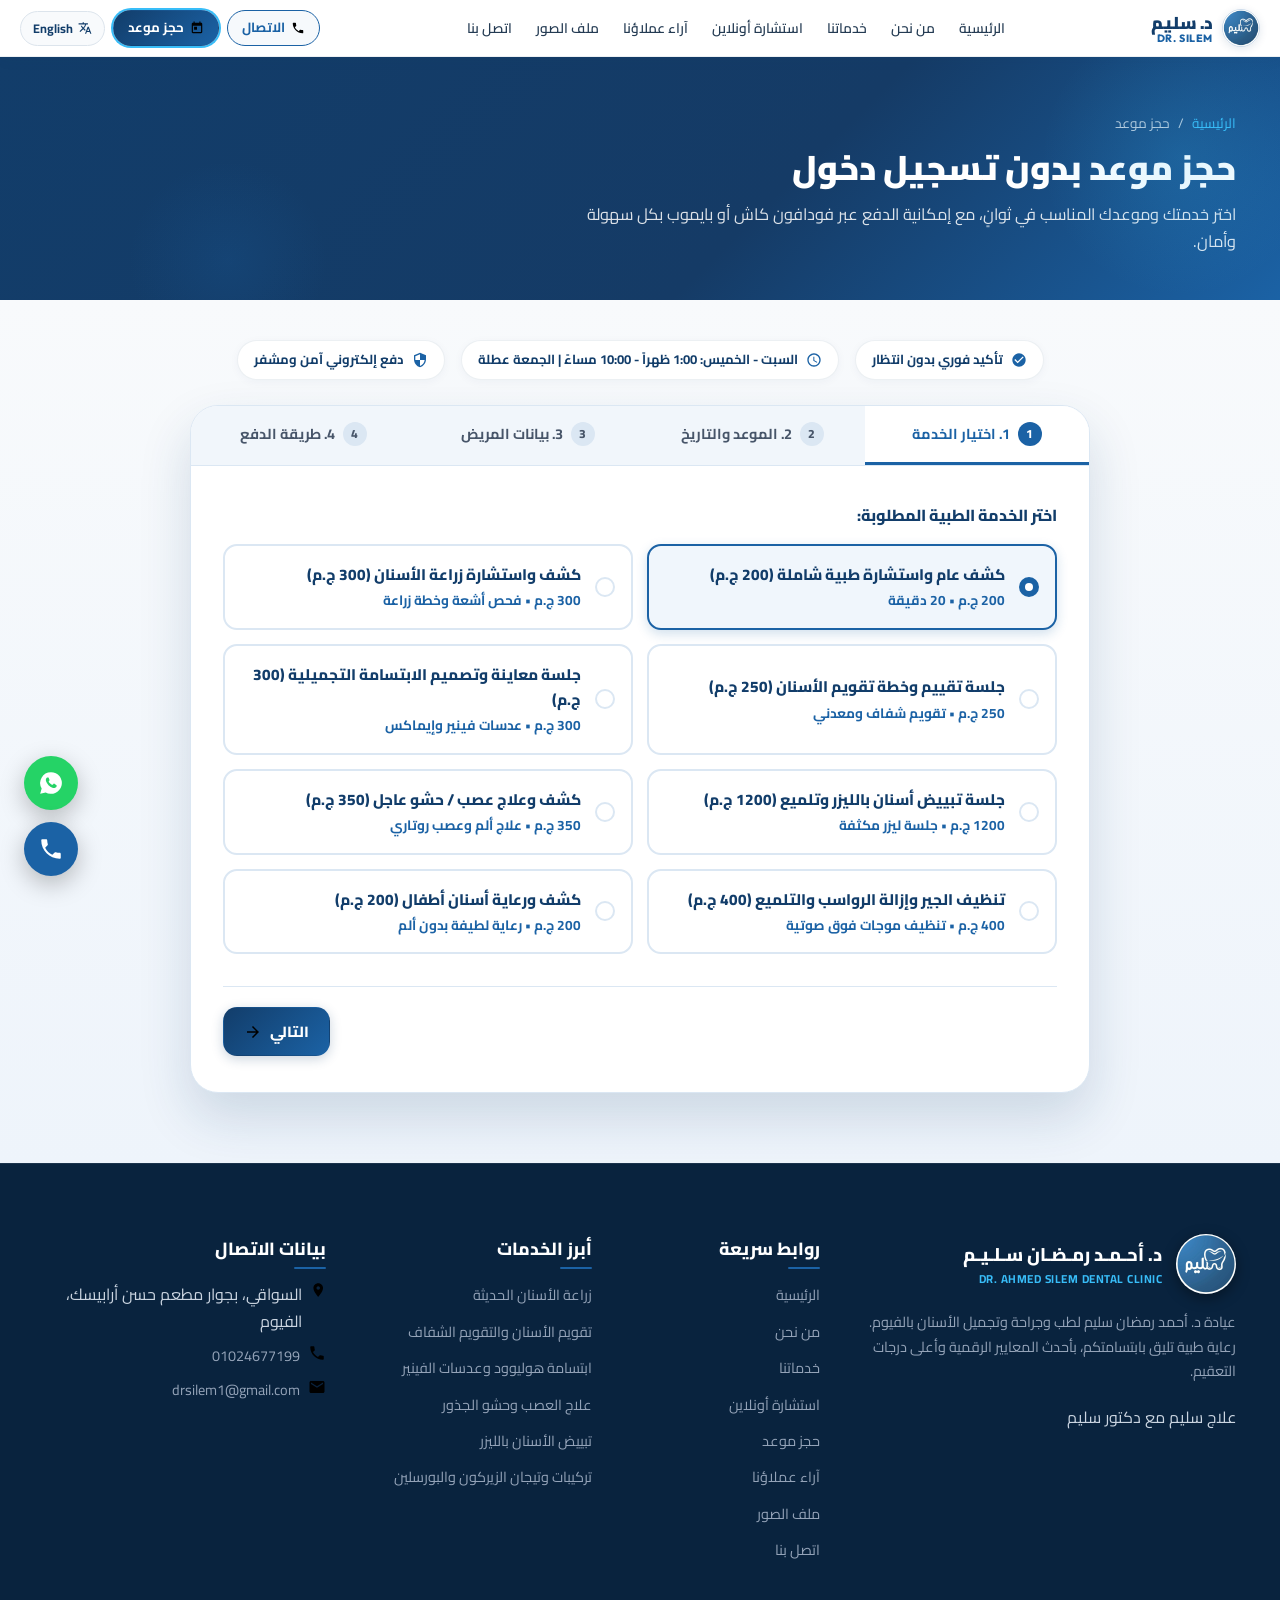
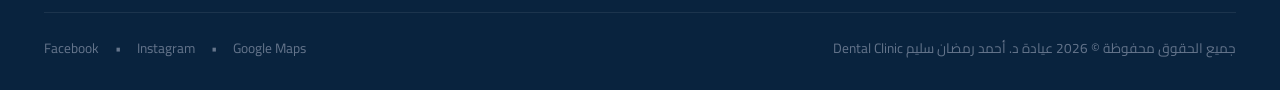
<file: booking.html>
<!DOCTYPE html>
<html lang="ar" dir="rtl">
<head>
  <meta charset="UTF-8">
  <meta name="viewport" content="width=device-width, initial-scale=1.0">
  <title>حجز موعد كشف واستشارة | عيادة د. أحمد رمضان سليم - الفيوم</title>
  <meta name="description" content="احجز موعد كشف واستشارة في عيادة د. أحمد رمضان سليم لطب وجراحة وتجميل الأسنان بالفيوم بدون تسجيل دخول. اختر اليوم والساعة وادفع بفودافون كاش أو بطاقة بنكية.">
  <meta name="keywords" content="حجز موعد اسنان بالفيوم, حجز دكتور احمد سليم, كشف اسنان السواقي, مواعيد عيادة دكتور سليم">
  
  <meta property="og:title" content="حجز موعد | عيادة د. أحمد رمضان سليم بالفيوم">
  <meta property="og:description" content="احجز موعدك فوراً بدون تسجيل دخول. حدد اليوم والساعة المناسبة وأتمم الدفع بأمان.">
  <meta property="og:image" content="assets/images/hero-banner.webp">
  <meta property="og:type" content="website">

  <!-- Favicon -->
  <link rel="icon" type="image/png" href="assets/images/favicon.png">
  <link rel="apple-touch-icon" href="assets/images/silem-logo.png">

  <!-- Google Fonts: Cairo & Outfit -->
  <link rel="preconnect" href="https://fonts.googleapis.com">
  <link rel="preconnect" href="https://fonts.gstatic.com" crossorigin>
  <link href="https://fonts.googleapis.com/css2?family=Cairo:wght@400;500;600;700;800;900&family=Outfit:wght@400;500;600;700;800&display=swap" rel="stylesheet">

  <!-- Core Stylesheet -->
  <link rel="stylesheet" href="assets/css/style.css">
</head>
<body>

  <!-- Main Sticky Header -->
  <header class="site-header" id="siteHeader">
    <div class="container header-inner">
      <!-- Brand Logo -->
      <a href="index.html" class="brand-logo" aria-label="د. سليم | Dr. Silem">
        <img src="assets/images/silem-logo.webp" alt="د. سليم Dr. Silem" class="brand-logo-img" width="38" height="38">
        <div class="brand-logo-text">
          <span class="brand-name">د. سليم</span>
          <span class="brand-sub">Dr. Silem</span>
        </div>
      </a>

      <!-- Main Navigation -->
      <nav class="main-nav" aria-label="Main Navigation">
        <a href="index.html" class="nav-link" data-i18n="navHome">الرئيسية</a>
        <a href="index.html#about" class="nav-link" data-i18n="navAbout">من نحن</a>
        <a href="index.html#services" class="nav-link" data-i18n="navServices">خدماتنا</a>
        <a href="consultation.html" class="nav-link" data-i18n="navConsultation">استشارة أونلاين</a>
        <a href="reviews.html" class="nav-link" data-i18n="navReviews">آراء عملاؤنا</a>
        <a href="gallery.html" class="nav-link" data-i18n="navGallery">ملف الصور</a>
        <a href="index.html#contact" class="nav-link" data-i18n="navContact">اتصل بنا</a>
      </nav>

      <!-- Header Actions -->
      <div class="header-actions">
        <!-- Direct Phone CTA -->
        <a href="tel:01024677199" class="btn btn-outline-call">
          <svg viewBox="0 0 24 24"><path d="M6.62 10.79c1.44 2.83 3.76 5.14 6.59 6.59l2.2-2.2c.27-.27.67-.36 1.02-.24 1.12.37 2.33.57 3.57.57.55 0 1 .45 1 1V20c0 .55-.45 1-1 1-9.39 0-17-7.61-17-17 0-.55.45-1 1-1h3.5c.55 0 1 .45 1 1 0 1.25.2 2.45.57 3.57.11.35.03.74-.25 1.02l-2.2 2.2z"/></svg>
          <span data-i18n="callUs">الاتصال</span>
        </a>

        <!-- Book Appointment Button (Active on this page) -->
        <a href="booking.html" class="btn btn-primary" style="box-shadow: 0 0 0 2px var(--blue-sky);">
          <svg viewBox="0 0 24 24"><path d="M19 3h-1V1h-2v2H8V1H6v2H5c-1.11 0-2 .9-2 2v14c0 1.1.89 2 2 2h14c1.1 0 2-.9 2-2V5c0-1.1-.9-2-2-2zm0 16H5V8h14v11zM7 10h5v5H7z"/></svg>
          <span data-i18n="bookNow">حجز موعد</span>
        </a>

        <!-- Language Switcher -->
        <button class="lang-switcher" id="langToggleBtn" aria-label="Switch Language">
          <svg viewBox="0 0 24 24"><path d="M12.87 15.07l-2.54-2.51.03-.03c1.74-1.94 2.98-4.17 3.71-6.53H17V4h-7V2H8v2H1v1.99h11.17C11.5 7.92 10.44 9.75 9 11.35 8.07 10.32 7.3 9.19 6.69 8h-2c.73 1.63 1.73 3.17 2.98 4.56l-5.09 5.02L4 19l5-5 3.11 3.11.76-2.04zM18.5 10h-2L12 22h2l1.12-3h4.75L21 22h2l-4.5-12zm-2.62 7l1.62-4.33L19.12 17h-3.24z"/></svg>
          <span>English</span>
        </button>

        <!-- Mobile Nav Toggle -->
        <button class="mobile-nav-toggle" id="mobileNavToggle" aria-label="Toggle menu">
          <svg viewBox="0 0 24 24"><path d="M3 18h18v-2H3v2zm0-5h18v-2H3v2zm0-7v2h18V6H3z"/></svg>
        </button>
      </div>
    </div>
  </header>

  <!-- Mobile Drawer -->
  <div class="mobile-drawer" id="mobileDrawer">
    <div class="drawer-header">
      <div style="display: flex; align-items: center; gap: 10px;">
        <img src="assets/images/silem-logo.webp" alt="د. سليم Dr. Silem" width="38" height="38" style="border-radius: 50%;">
        <div style="display: flex; align-items: baseline; gap: 6px;">
          <span style="font-weight: 900; font-size: 1.15rem; color: var(--primary);">د. سليم</span>
          <span style="font-family: var(--font-en); font-weight: 800; font-size: 0.85rem; color: var(--blue-brand);">Dr. Silem</span>
        </div>
      </div>
      <button class="drawer-close" id="drawerClose" aria-label="Close menu">
        <svg width="24" height="24" viewBox="0 0 24 24"><path d="M19 6.41L17.59 5 12 10.59 6.41 5 5 6.41 10.59 12 5 17.59 6.41 19 12 13.41 17.59 19 19 17.59 13.41 12z"/></svg>
      </button>
    </div>
    <nav class="drawer-links">
      <a href="index.html" data-i18n="navHome">الرئيسية</a>
      <a href="index.html#about" data-i18n="navAbout">من نحن</a>
      <a href="index.html#services" data-i18n="navServices">خدماتنا</a>
      <a href="consultation.html" data-i18n="navConsultation">استشارة أونلاين</a>
      <a href="reviews.html" data-i18n="navReviews">آراء عملاؤنا</a>
      <a href="gallery.html" data-i18n="navGallery">ملف الصور</a>
      <a href="index.html#contact" data-i18n="navContact">اتصل بنا</a>
      <a href="booking.html" style="color: var(--blue-brand); font-weight: 800;" data-i18n="bookNow">حجز موعد فوري</a>
    </nav>
    <div style="margin-top: auto; display: flex; flex-direction: column; gap: 10px;">
      <a href="tel:01024677199" class="btn btn-outline-call" style="width: 100%;">
        <svg width="18" height="18" viewBox="0 0 24 24"><path d="M6.62 10.79c1.44 2.83 3.76 5.14 6.59 6.59l2.2-2.2c.27-.27.67-.36 1.02-.24 1.12.37 2.33.57 3.57.57.55 0 1 .45 1 1V20c0 .55-.45 1-1 1-9.39 0-17-7.61-17-17 0-.55.45-1 1-1h3.5c.55 0 1 .45 1 1 0 1.25.2 2.45.57 3.57.11.35.03.74-.25 1.02l-2.2 2.2z"/></svg>
        <span>01024677199</span>
      </a>
      <a href="https://wa.me/201024677199" target="_blank" rel="noopener" class="btn btn-whatsapp" style="width: 100%;">
        <svg width="18" height="18" viewBox="0 0 24 24"><path d="M16.75 13.96c.25.13.41.2.46.3.06.11.04.61-.21 1.18-.2.56-1.24 1.1-1.7 1.12-.46.02-.47.36-2.96-.73-2.49-1.09-3.99-3.75-4.11-3.92-.12-.17-.99-1.38-.99-2.63 0-1.25.64-1.87.87-2.13.23-.26.5-.32.67-.32.17 0 .34 0 .49.01.15.01.36-.06.56.42.2.49.69 1.68.75 1.8.06.12.1.26.02.43-.08.17-.12.28-.24.42-.12.14-.26.31-.37.42-.12.11-.24.23-.1.47.14.24.62 1.02 1.33 1.65.91.81 1.68 1.06 1.92 1.18.24.12.38.1.52-.06.14-.16.6-.7.76-.94.16-.24.32-.2.54-.12l.14.07zM12 2a10 10 0 0 0-8.6 15.1L2 22l5.1-1.3A10 10 0 1 0 12 2z"/></svg>
        <span data-i18n="heroCtaWhatsapp">تواصل عبر واتساب</span>
      </a>
    </div>
  </div>
  <div class="drawer-overlay" id="drawerOverlay"></div>

  <!-- Page Header Banner -->
  <section class="page-header-banner">
    <div class="container">
      <div class="page-breadcrumb">
        <a href="index.html" data-i18n="navHome">الرئيسية</a>
        <span>/</span>
        <span data-i18n="bookNow">حجز موعد</span>
      </div>
      <h1 class="page-title" data-i18n="bookingTitle">حجز موعد بدون تسجيل دخول</h1>
      <p class="page-subtitle" data-i18n="bookingSubtitle">اختر خدمتك وموعدك المناسب في ثوانٍ، مع إمكانية الدفع عبر فودافون كاش أو بايموب بكل سهولة وأمان.</p>
    </div>
  </section>

  <!-- Interactive Direct Booking Wizard Section -->
  <section class="section booking-section" id="booking" style="padding-top: 40px;">
    <div class="container">

      <!-- Fast Info Badges -->
      <div class="booking-quick-badges">
        <div class="booking-quick-badge">
          <svg viewBox="0 0 24 24"><path d="M12 2C6.48 2 2 6.48 2 12s4.48 10 10 10 10-4.48 10-10S17.52 2 12 2zm-2 15l-5-5 1.41-1.41L10 14.17l7.59-7.59L19 8l-9 9z"/></svg>
          <span data-i18n="quickBadgeConfirm">تأكيد فوري بدون انتظار</span>
        </div>
        <div class="booking-quick-badge">
          <svg viewBox="0 0 24 24"><path d="M11.99 2C6.47 2 2 6.48 2 12s4.47 10 9.99 10C17.52 22 22 17.52 22 12S17.52 2 11.99 2zM12 20c-4.42 0-8-3.58-8-8s3.58-8 8-8 8 3.58 8 8-3.58 8-8 8zm.5-13H11v6l5.25 3.15.75-1.23-4.5-2.67z"/></svg>
          <span data-i18n="workHours">السبت - الخميس: 1:00 ظهراً - 10:00 مساءً | الجمعة عطلة</span>
        </div>
        <div class="booking-quick-badge">
          <svg viewBox="0 0 24 24"><path d="M12 1L3 5v6c0 5.55 3.84 10.74 9 12 5.16-1.26 9-6.45 9-12V5l-9-4zm0 10.99h7c-.53 4.12-3.28 7.79-7 8.94V12H5V6.3l7-3.11v8.8z"/></svg>
          <span data-i18n="quickBadgeSecure">دفع إلكتروني آمن ومشفر</span>
        </div>
      </div>

      <div class="booking-wrapper" style="margin-top: 25px;">
        <!-- Steps Bar Header -->
        <div class="booking-steps-bar">
          <div class="step-indicator active" id="stepInd1">
            <span class="step-num">1</span>
            <span data-i18n="step1">1. اختيار الخدمة</span>
          </div>
          <div class="step-indicator" id="stepInd2">
            <span class="step-num">2</span>
            <span data-i18n="step2">2. الموعد والتاريخ</span>
          </div>
          <div class="step-indicator" id="stepInd3">
            <span class="step-num">3</span>
            <span data-i18n="step3">3. بيانات المريض</span>
          </div>
          <div class="step-indicator" id="stepInd4">
            <span class="step-num">4</span>
            <span data-i18n="step4">4. طريقة الدفع</span>
          </div>
        </div>

        <div class="booking-body">
          <!-- Step 1: Select Dental Service -->
          <div class="booking-step-content active" id="bookingStep1">
            <h4 style="font-weight: 800; color: var(--primary); margin-bottom: 12px;" data-i18n="bServiceLabel">اختر الخدمة الطبية المطلوبة:</h4>
            
            <div class="booking-services-grid">
              <div class="booking-service-item selected" data-service-id="checkup" data-service="كشف عام واستشارة طبية شاملة" data-price="200 ج.م">
                <div class="booking-service-radio"></div>
                <div class="booking-service-info">
                  <h5 data-i18n="srvCheckup">كشف عام واستشارة طبية شاملة (200 ج.م)</h5>
                  <p>200 ج.م • 20 دقيقة</p>
                </div>
              </div>

              <div class="booking-service-item" data-service-id="implant" data-service="كشف واستشارة زراعة الأسنان" data-price="300 ج.م">
                <div class="booking-service-radio"></div>
                <div class="booking-service-info">
                  <h5 data-i18n="srvImplant">كشف واستشارة زراعة الأسنان (300 ج.م)</h5>
                  <p>300 ج.م • فحص أشعة وخطة زراعة</p>
                </div>
              </div>

              <div class="booking-service-item" data-service-id="ortho" data-service="جلسة تقييم وخطة تقويم الأسنان" data-price="250 ج.م">
                <div class="booking-service-radio"></div>
                <div class="booking-service-info">
                  <h5 data-i18n="srvOrtho">جلسة تقييم وخطة تقويم الأسنان (250 ج.م)</h5>
                  <p>250 ج.م • تقويم شفاف ومعدني</p>
                </div>
              </div>

              <div class="booking-service-item" data-service-id="smile" data-service="جلسة معاينة وتصميم الابتسامة التجميلية" data-price="300 ج.م">
                <div class="booking-service-radio"></div>
                <div class="booking-service-info">
                  <h5 data-i18n="srvSmile">جلسة معاينة وتصميم الابتسامة التجميلية (300 ج.م)</h5>
                  <p>300 ج.م • عدسات فينير وإيماكس</p>
                </div>
              </div>

              <div class="booking-service-item" data-service-id="laser" data-service="جلسة تبييض أسنان بالليزر وتلميع" data-price="1200 ج.م">
                <div class="booking-service-radio"></div>
                <div class="booking-service-info">
                  <h5 data-i18n="srvLaser">جلسة تبييض أسنان بالليزر وتلميع (1200 ج.م)</h5>
                  <p>1200 ج.م • جلسة ليزر مكثفة</p>
                </div>
              </div>

              <div class="booking-service-item" data-service-id="root" data-service="كشف وعلاج عصب / حشو عاجل" data-price="350 ج.م">
                <div class="booking-service-radio"></div>
                <div class="booking-service-info">
                  <h5 data-i18n="srvRoot">كشف وعلاج عصب / حشو عاجل (350 ج.م)</h5>
                  <p>350 ج.م • علاج ألم وعصب روتاري</p>
                </div>
              </div>

              <div class="booking-service-item" data-service-id="clean" data-service="تنظيف الجير وإزالة الرواسب والتلميع" data-price="400 ج.م">
                <div class="booking-service-radio"></div>
                <div class="booking-service-info">
                  <h5 data-i18n="srvClean">تنظيف الجير وإزالة الرواسب والتلميع (400 ج.م)</h5>
                  <p>400 ج.م • تنظيف موجات فوق صوتية</p>
                </div>
              </div>

              <div class="booking-service-item" data-service-id="child" data-service="كشف ورعاية أسنان أطفال" data-price="200 ج.م">
                <div class="booking-service-radio"></div>
                <div class="booking-service-info">
                  <h5 data-i18n="srvChild">كشف ورعاية أسنان أطفال (200 ج.م)</h5>
                  <p>200 ج.م • رعاية لطيفة بدون ألم</p>
                </div>
              </div>
            </div>
          </div>

          <!-- Step 2: Date & Slot -->
          <div class="booking-step-content" id="bookingStep2">
            <div class="date-picker-group">
              <label for="bookingDate" data-i18n="bDateLabel">اختر تاريخ الموعد (السبت إلى الخميس):</label>
              <input type="date" id="bookingDate" class="date-picker-input">
              <small style="display: block; margin-top: 6px; color: var(--text-muted); font-size: 0.8rem;">* ملحوظة: العيادة عطلة يوم الجمعة، ومواعيد الاستقبال من 1:00 ظهراً إلى 10:00 مساءً.</small>
            </div>

            <div class="slots-grid-wrapper">
              <label style="font-weight: 700; color: var(--primary);" data-i18n="bSlotLabel">اختر التوقيت المتاح في العيادة:</label>
              <div class="slots-grid" id="slotsContainer">
                <!-- Dynamically populated via JS -->
              </div>
            </div>
          </div>

          <!-- Step 3: Patient Information -->
          <div class="booking-step-content" id="bookingStep3">
            <div class="form-grid-2">
              <div class="form-group">
                <label for="bPatientName" data-i18n="bNameLabel">اسم المريض ثلاثي:</label>
                <input type="text" id="bPatientName" class="form-control" placeholder="مثال: محمد عبد العزيز" data-i18n-ph="formName" required>
              </div>

              <div class="form-group">
                <label for="bPatientPhone" data-i18n="bPhoneLabel">رقم الموبايل / الواتساب:</label>
                <input type="tel" id="bPatientPhone" class="form-control" placeholder="010XXXXXXXX" dir="ltr" required>
              </div>
            </div>

            <div class="form-grid-2">
              <div class="form-group">
                <label for="bPatientAge" data-i18n="bAgeLabel">عمر المريض (سنة):</label>
                <input type="number" id="bPatientAge" class="form-control" placeholder="مثال: 28" min="3" max="100">
              </div>

              <div class="form-group">
                <label for="bPatientEmail" data-i18n="bEmailLabel">البريد الإلكتروني (اختياري لاستلام التذكرة):</label>
                <input type="email" id="bPatientEmail" class="form-control" placeholder="example@email.com" dir="ltr">
              </div>
            </div>

            <div class="form-group">
              <label for="bPatientNotes" data-i18n="bNotesLabel">هل تعاني من حساسية معينة أو أمراض مزمنة؟ (اختياري):</label>
              <textarea id="bPatientNotes" class="form-control" rows="2" placeholder="حساسية بنسلين، ضغط، سكر، أو أي ملاحظة يفضل معرفتها..."></textarea>
            </div>
          </div>

          <!-- Step 4: Payment Method (Vodafone Cash & Paymob) -->
          <div class="booking-step-content" id="bookingStep4">
            <h4 style="font-weight: 800; color: var(--primary); margin-bottom: 14px;" data-i18n="bPaymentLabel">طريقة الدفع وتأكيد الحجز:</h4>
            
            <div class="payment-tabs">
              <!-- Tab 1: Vodafone Cash -->
              <div class="payment-tab active" data-payment="vodafone">
                <svg width="22" height="22" viewBox="0 0 24 24"><path fill="#e60000" d="M12 2C6.48 2 2 6.48 2 12s4.48 10 10 10 10-4.48 10-10S17.52 2 12 2zm0 18c-4.41 0-8-3.59-8-8s3.59-8 8-8 8 3.59 8 8-3.59 8-8 8zm-1-13h2v6h-2zm0 8h2v2h-2z"/></svg>
                <span data-i18n="payVodafone">فودافون كاش (Vodafone Cash)</span>
              </div>

              <!-- Tab 2: Paymob -->
              <div class="payment-tab" data-payment="paymob">
                <svg width="22" height="22" viewBox="0 0 24 24"><path fill="#0056b3" d="M20 4H4c-1.11 0-1.99.89-1.99 2L2 18c0 1.11.89 2 2 2h16c1.11 0 2-.89 2-2V6c0-1.11-.89-2-2-2zm0 14H4v-6h16v6zm0-10H4V6h16v2z"/></svg>
                <span data-i18n="payPaymob">باي موب (Paymob)</span>
              </div>

              <!-- Tab 3: Pay at Clinic -->
              <div class="payment-tab" data-payment="cash">
                <svg width="22" height="22" viewBox="0 0 24 24"><path fill="var(--teal)" d="M12 2C6.48 2 2 6.48 2 12s4.48 10 10 10 10-4.48 10-10S17.52 2 12 2zm1 14h-2v-2h2v2zm0-4h-2V7h2v5z"/></svg>
                <span data-i18n="payCash">الدفع عند الحضور</span>
              </div>
            </div>

            <!-- Content 1: Vodafone Cash Details -->
            <div class="payment-tab-content active vodafone-box" id="payContent_vodafone">
              <h5 style="color: var(--vodafone-red); font-weight: 800;" data-i18n="vodaNumberTitle">رقم محفظة فودافون كاش المعتمد للعيادة:</h5>
              <div class="vodafone-wallet-card">
                <div class="vodafone-number-display">01024677199</div>
                <button type="button" class="btn btn-outline-call" onclick="copyVodafoneNumber()">
                  <svg viewBox="0 0 24 24"><path d="M16 1H4c-1.1 0-2 .9-2 2v14h2V3h12V1zm3 4H8c-1.1 0-2 .9-2 2v14c0 1.1.9 2 2 2h11c1.1 0 2-.9 2-2V7c0-1.1-.9-2-2-2zm0 16H8V7h11v14z"/></svg>
                  <span data-i18n="vodaNumberCopy">نسخ الرقم</span>
                </button>
              </div>
              <p style="font-size: 0.88rem; color: var(--text-muted); line-height: 1.6;" data-i18n="vodaInstructions">
                يرجى تحويل مبلغ الحجز إلى الرقم أعلاه عبر خدمة فودافون كاش (كود *9*7*01024677199*المبلغ# أو تطبيق أنا فودافون) ثم كتابة رقم المحفظة المحول منها بالأسفل لتأكيد الحجز فورياً.
              </p>

              <div class="form-grid-2" style="margin-top: 16px;">
                <div class="form-group">
                  <label for="vodaSenderInput" data-i18n="vodaSenderPhone">رقم المحفظة التي قمت بالتحويل منها:</label>
                  <input type="tel" id="vodaSenderInput" class="form-control" placeholder="010XXXXXXXX" dir="ltr">
                </div>
                <div class="form-group">
                  <label for="vodaRefInput" data-i18n="vodaTransRef">الرقم المرجعي للتحويل أو كود العملية (إن وجد):</label>
                  <input type="text" id="vodaRefInput" class="form-control" placeholder="مثال: 9482910" dir="ltr">
                </div>
              </div>
            </div>

            <!-- Content 2: Paymob Gateway -->
            <div class="payment-tab-content paymob-box" id="payContent_paymob">
              <h5 style="color: var(--paymob-blue); font-weight: 800;" data-i18n="paymobTitle">بوابة الدفع الإلكتروني المعتمدة Paymob</h5>
              <p style="font-size: 0.88rem; color: var(--text-muted); margin-bottom: 12px;" data-i18n="paymobDesc">ادفع بأمان عبر بطاقة فيزا، ماستركارد، بطاقة ميزة، أو المحافظ الذكية من خلال خوادم Paymob المشفرة.</p>
              
              <div class="paymob-badges">
                <span class="pay-badge">VISA</span>
                <span class="pay-badge">Mastercard</span>
                <span class="pay-badge">Meeza (ميزة)</span>
                <span class="pay-badge">Mobile Wallets</span>
              </div>

              <div class="form-group" style="margin-top: 14px;">
                <label data-i18n="paymobCardNum">رقم البطاقة الائتمانية</label>
                <input type="text" class="form-control" placeholder="4152 •••• •••• ••••" dir="ltr">
              </div>

              <div class="form-grid-2">
                <div class="form-group">
                  <label data-i18n="paymobExp">تاريخ الانتهاء (MM/YY)</label>
                  <input type="text" class="form-control" placeholder="12/28" dir="ltr">
                </div>
                <div class="form-group">
                  <label data-i18n="paymobCvv">رمز الأمان (CVV)</label>
                  <input type="password" maxlength="4" class="form-control" placeholder="•••" dir="ltr">
                </div>
              </div>

              <div class="form-group">
                <label data-i18n="paymobCardHolder">الاسم على البطاقة</label>
                <input type="text" class="form-control" placeholder="AHMED MOHAMED" dir="ltr">
              </div>
            </div>

            <!-- Content 3: Cash at Clinic -->
            <div class="payment-tab-content" id="payContent_cash">
              <div style="background: #ffffff; padding: 20px; border-radius: var(--radius-md); border: 1.5px solid var(--border);">
                <h5 style="font-weight: 800; color: var(--primary); margin-bottom: 6px;" data-i18n="payCash">الدفع عند الحضور في العيادة</h5>
                <p style="font-size: 0.9rem; color: var(--text-muted); line-height: 1.6;" data-i18n="payCashNotice">سيتم حجز موعدك مبدئياً، ويرجى الحضور قبل الموعد بـ 10 دقائق لإنهاء إجراءات الدخول بالاستقبال.</p>
              </div>
            </div>
          </div>

          <!-- Wizard Action Navigation Buttons -->
          <div class="booking-footer-nav">
            <button type="button" class="btn btn-outline-call" id="btnPrevStep" style="display: none;">
              <span data-i18n="prevStep">السابق</span>
            </button>
            <div style="margin-right: auto;"></div>
            <button type="button" class="btn btn-primary" id="btnNextStep">
              <span data-i18n="nextStep">التالي</span>
              <svg viewBox="0 0 24 24"><path d="M12 4l-1.41 1.41L16.17 11H4v2h12.17l-5.58 5.59L12 20l8-8z"/></svg>
            </button>
          </div>
        </div>
      </div>
    </div>
  </section>

  <!-- Footer -->
  <footer class="site-footer">
    <div class="container">
      <div class="footer-grid">
        <!-- Col 1: About -->
        <div class="footer-col">
          <div class="footer-brand">
            <img src="assets/images/silem-logo.webp" alt="د. أحمد رمضان سليم" class="footer-logo-img">
            <div>
              <h3 style="color: #ffffff; font-size: 1.15rem; font-weight: 800; margin: 0;">د. أحـمـد رمـضـان سـلـيـم</h3>
              <div style="color: #38bdf8; font-size: 0.72rem; font-weight: 700; letter-spacing: 0.5px;">DR. AHMED SILEM DENTAL CLINIC</div>
            </div>
          </div>
          <p class="footer-desc" data-i18n="footerAbout">
            عيادة د. أحمد رمضان سليم لطب وجراحة وتجميل الأسنان بالفيوم. رعاية طبية تليق بابتسامتكم، بأحدث المعايير الرقمية وأعلى درجات التعقيم.
          </p>
          <div class="top-tagline" data-i18n="footerTagline">علاج سليم مع دكتور سليم</div>
        </div>

        <!-- Col 2: Navigation Links -->
        <div class="footer-col">
          <h4 data-i18n="footerLinks">روابط سريعة</h4>
          <ul class="footer-links">
            <li><a href="index.html" data-i18n="navHome">الرئيسية</a></li>
            <li><a href="index.html#about" data-i18n="navAbout">من نحن</a></li>
            <li><a href="index.html#services" data-i18n="navServices">خدماتنا</a></li>
            <li><a href="consultation.html" data-i18n="navConsultation">استشارة أونلاين</a></li>
            <li><a href="booking.html" data-i18n="bookNow">حجز موعد</a></li>
            <li><a href="reviews.html" data-i18n="navReviews">آراء عملاؤنا</a></li>
            <li><a href="gallery.html" data-i18n="navGallery">ملف الصور</a></li>
            <li><a href="index.html#contact" data-i18n="navContact">اتصل بنا</a></li>
          </ul>
        </div>

        <!-- Col 3: Services -->
        <div class="footer-col">
          <h4 data-i18n="footerServicesList">أبرز الخدمات</h4>
          <ul class="footer-links">
            <li><a href="index.html#services" data-i18n="srv1Title">زراعة الأسنان الحديثة</a></li>
            <li><a href="index.html#services" data-i18n="srv2Title">تقويم الأسنان والتقويم الشفاف</a></li>
            <li><a href="index.html#services" data-i18n="srv3Title">ابتسامة هوليوود وعدسات الفينير</a></li>
            <li><a href="index.html#services" data-i18n="srv4Title">علاج العصب وحشو الجذور</a></li>
            <li><a href="index.html#services" data-i18n="srv5Title">تبييض الأسنان بالليزر</a></li>
            <li><a href="index.html#services" data-i18n="srv6Title">تركيبات وتيجان الزيركون</a></li>
          </ul>
        </div>

        <!-- Col 4: Contact & Location Info -->
        <div class="footer-col">
          <h4 data-i18n="footerContactHeading">بيانات الاتصال</h4>
          <ul class="footer-links">
            <li style="display: flex; gap: 8px;">
              <svg width="18" height="18" fill="var(--teal-light)" viewBox="0 0 24 24"><path d="M12 2C8.13 2 5 5.13 5 9c0 5.25 7 13 7 13s7-7.75 7-13c0-3.87-3.13-7-7-7zm0 9.5c-1.38 0-2.5-1.12-2.5-2.5s1.12-2.5 2.5-2.5 2.5 1.12 2.5 2.5-1.12 2.5-2.5 2.5z"/></svg>
              <span data-i18n="addressShort">السواقي، بجوار مطعم حسن أرابيسك، الفيوم</span>
            </li>
            <li style="display: flex; gap: 8px;">
              <svg width="18" height="18" fill="var(--teal-light)" viewBox="0 0 24 24"><path d="M6.62 10.79c1.44 2.83 3.76 5.14 6.59 6.59l2.2-2.2c.27-.27.67-.36 1.02-.24 1.12.37 2.33.57 3.57.57.55 0 1 .45 1 1V20c0 .55-.45 1-1 1-9.39 0-17-7.61-17-17 0-.55.45-1 1-1h3.5c.55 0 1 .45 1 1 0 1.25.2 2.45.57 3.57.11.35.03.74-.25 1.02l-2.2 2.2z"/></svg>
              <a href="tel:01024677199" dir="ltr">01024677199</a>
            </li>
            <li style="display: flex; gap: 8px;">
              <svg width="18" height="18" fill="var(--teal-light)" viewBox="0 0 24 24"><path d="M20 4H4c-1.1 0-1.99.9-1.99 2L2 18c0 1.1.9 2 2 2h16c1.1 0 2-.9 2-2V6c0-1.1-.9-2-2-2zm0 4l-8 5-8-5V6l8 5 8-5v2z"/></svg>
              <a href="mailto:drsilem1@gmail.com" dir="ltr">drsilem1@gmail.com</a>
            </li>
          </ul>
        </div>
      </div>

      <div class="footer-bottom">
        <div data-i18n="footerRights">جميع الحقوق محفوظة © 2026 عيادة د. أحمد رمضان سليم Dental Clinic</div>
        <div style="display: flex; gap: 16px;">
          <a href="https://maps.app.goo.gl/LMZKYL1UiipCTPdf8" target="_blank" rel="noopener">Google Maps</a>
          <span>•</span>
          <a href="https://www.instagram.com/drsilem" target="_blank" rel="noopener">Instagram</a>
          <span>•</span>
          <a href="https://www.facebook.com/Drsilem" target="_blank" rel="noopener">Facebook</a>
        </div>
      </div>
    </div>
  </footer>

  <!-- Booking Ticket Confirmation Modal -->
  <div class="modal-overlay" id="ticketModal">
    <div class="modal-card">
      <div class="modal-header">
        <h4 data-i18n="ticketTitle">تم تأكيد طلب الحجز بنجاح</h4>
        <button class="modal-close-btn" id="btnCloseTicket" aria-label="Close">
          <svg viewBox="0 0 24 24"><path d="M19 6.41L17.59 5 12 10.59 6.41 5 5 6.41 10.59 12 5 17.59 6.41 19 12 13.41 17.59 19 19 17.59 13.41 12z"/></svg>
        </button>
      </div>
      <div class="modal-body">
        <div class="ticket-container">
          <div class="ticket-header">
            <div>
              <div style="font-size: 0.8rem; color: var(--text-muted);" data-i18n="ticketBookingId">رقم الحجز المرجعي:</div>
              <div class="ticket-code" id="ticketCodeDisplay">SLM-0000</div>
            </div>
            <img src="assets/images/silem-logo.webp" alt="د. أحمد سليم" width="56" height="56" style="border-radius: 50%;">
          </div>

          <div class="ticket-row">
            <span class="t-label" data-i18n="ticketPatient">اسم المريض:</span>
            <span class="t-val" id="ticketPatientDisplay">-</span>
          </div>
          <div class="ticket-row">
            <span class="t-label" data-i18n="ticketService">الخدمة:</span>
            <span class="t-val" id="ticketServiceDisplay">-</span>
          </div>
          <div class="ticket-row">
            <span class="t-label" data-i18n="ticketDateTime">الموعد:</span>
            <span class="t-val" id="ticketDateTimeDisplay">-</span>
          </div>
          <div class="ticket-row">
            <span class="t-label">طريقة الدفع:</span>
            <span class="t-val" id="ticketPaymentDisplay">-</span>
          </div>
          <div class="ticket-row">
            <span class="t-label">المكان:</span>
            <span class="t-val" data-i18n="addressShort">السواقي، بجوار مطعم حسن أرابيسك، الفيوم</span>
          </div>
        </div>

        <div class="ticket-actions">
          <button type="button" class="btn btn-whatsapp" id="btnSendTicketWa">
            <svg viewBox="0 0 24 24"><path d="M16.75 13.96c.25.13.41.2.46.3.06.11.04.61-.21 1.18-.2.56-1.24 1.1-1.7 1.12-.46.02-.47.36-2.96-.73-2.49-1.09-3.99-3.75-4.11-3.92-.12-.17-.99-1.38-.99-2.63 0-1.25.64-1.87.87-2.13.23-.26.5-.32.67-.32.17 0 .34 0 .49.01.15.01.36-.06.56.42.2.49.69 1.68.75 1.8.06.12.1.26.02.43-.08.17-.12.28-.24.42-.12.14-.26.31-.37.42-.12.11-.24.23-.1.47.14.24.62 1.02 1.33 1.65.91.81 1.68 1.06 1.92 1.18.24.12.38.1.52-.06.14-.16.6-.7.76-.94.16-.24.32-.2.54-.12l.14.07zM12 2a10 10 0 0 0-8.6 15.1L2 22l5.1-1.3A10 10 0 1 0 12 2z"/></svg>
            <span data-i18n="ticketWaSend">إرسال تفاصيل الحجز للطبيب عبر واتساب</span>
          </button>

          <button type="button" class="btn btn-outline-call" id="btnAddToCalendar">
            <svg viewBox="0 0 24 24"><path d="M19 3h-1V1h-2v2H8V1H6v2H5c-1.11 0-2 .9-2 2v14c0 1.1.89 2 2 2h14c1.1 0 2-.9 2-2V5c0-1.1-.9-2-2-2zm0 16H5V8h14v11zM7 10h5v5H7z"/></svg>
            <span data-i18n="ticketCalAdd">إضافة إلى تقويم Google</span>
          </button>

          <button type="button" class="btn" style="background: var(--bg-card-alt); color: var(--primary);" id="btnPrintTicket">
            <svg viewBox="0 0 24 24"><path d="M19 8H5c-1.66 0-3 1.34-3 3v6h4v4h12v-4h4v-6c0-1.66-1.34-3-3-3zm-3 11H8v-5h8v5zm3-7c-.55 0-1-.45-1-1s.45-1 1-1 1 .45 1 1-.45 1-1 1zm-1-9H6v4h12V3z"/></svg>
            <span data-i18n="ticketPrint">طباعة تذكرة الحجز</span>
          </button>
        </div>
      </div>
    </div>
  </div>

  <!-- Floating Mobile Quick Action Bar -->
  <div class="floating-actions">
    <a href="https://wa.me/201024677199" target="_blank" rel="noopener" class="float-btn float-whatsapp" aria-label="WhatsApp">
      <svg viewBox="0 0 24 24"><path d="M16.75 13.96c.25.13.41.2.46.3.06.11.04.61-.21 1.18-.2.56-1.24 1.1-1.7 1.12-.46.02-.47.36-2.96-.73-2.49-1.09-3.99-3.75-4.11-3.92-.12-.17-.99-1.38-.99-2.63 0-1.25.64-1.87.87-2.13.23-.26.5-.32.67-.32.17 0 .34 0 .49.01.15.01.36-.06.56.42.2.49.69 1.68.75 1.8.06.12.1.26.02.43-.08.17-.12.28-.24.42-.12.14-.26.31-.37.42-.12.11-.24.23-.1.47.14.24.62 1.02 1.33 1.65.91.81 1.68 1.06 1.92 1.18.24.12.38.1.52-.06.14-.16.6-.7.76-.94.16-.24.32-.2.54-.12l.14.07zM12 2a10 10 0 0 0-8.6 15.1L2 22l5.1-1.3A10 10 0 1 0 12 2z"/></svg>
    </a>
    <a href="tel:01024677199" class="float-btn float-call" aria-label="Direct Call">
      <svg viewBox="0 0 24 24"><path d="M6.62 10.79c1.44 2.83 3.76 5.14 6.59 6.59l2.2-2.2c.27-.27.67-.36 1.02-.24 1.12.37 2.33.57 3.57.57.55 0 1 .45 1 1V20c0 .55-.45 1-1 1-9.39 0-17-7.61-17-17 0-.55.45-1 1-1h3.5c.55 0 1 .45 1 1 0 1.25.2 2.45.57 3.57.11.35.03.74-.25 1.02l-2.2 2.2z"/></svg>
    </a>
  </div>

  <!-- Toast Message Element -->
  <div class="toast-msg" id="toastMsg"></div>

  <!-- Scripts -->
  <script src="assets/js/translations.js"></script>
  <script src="assets/js/main.js"></script>
</body>
</html>
</file>
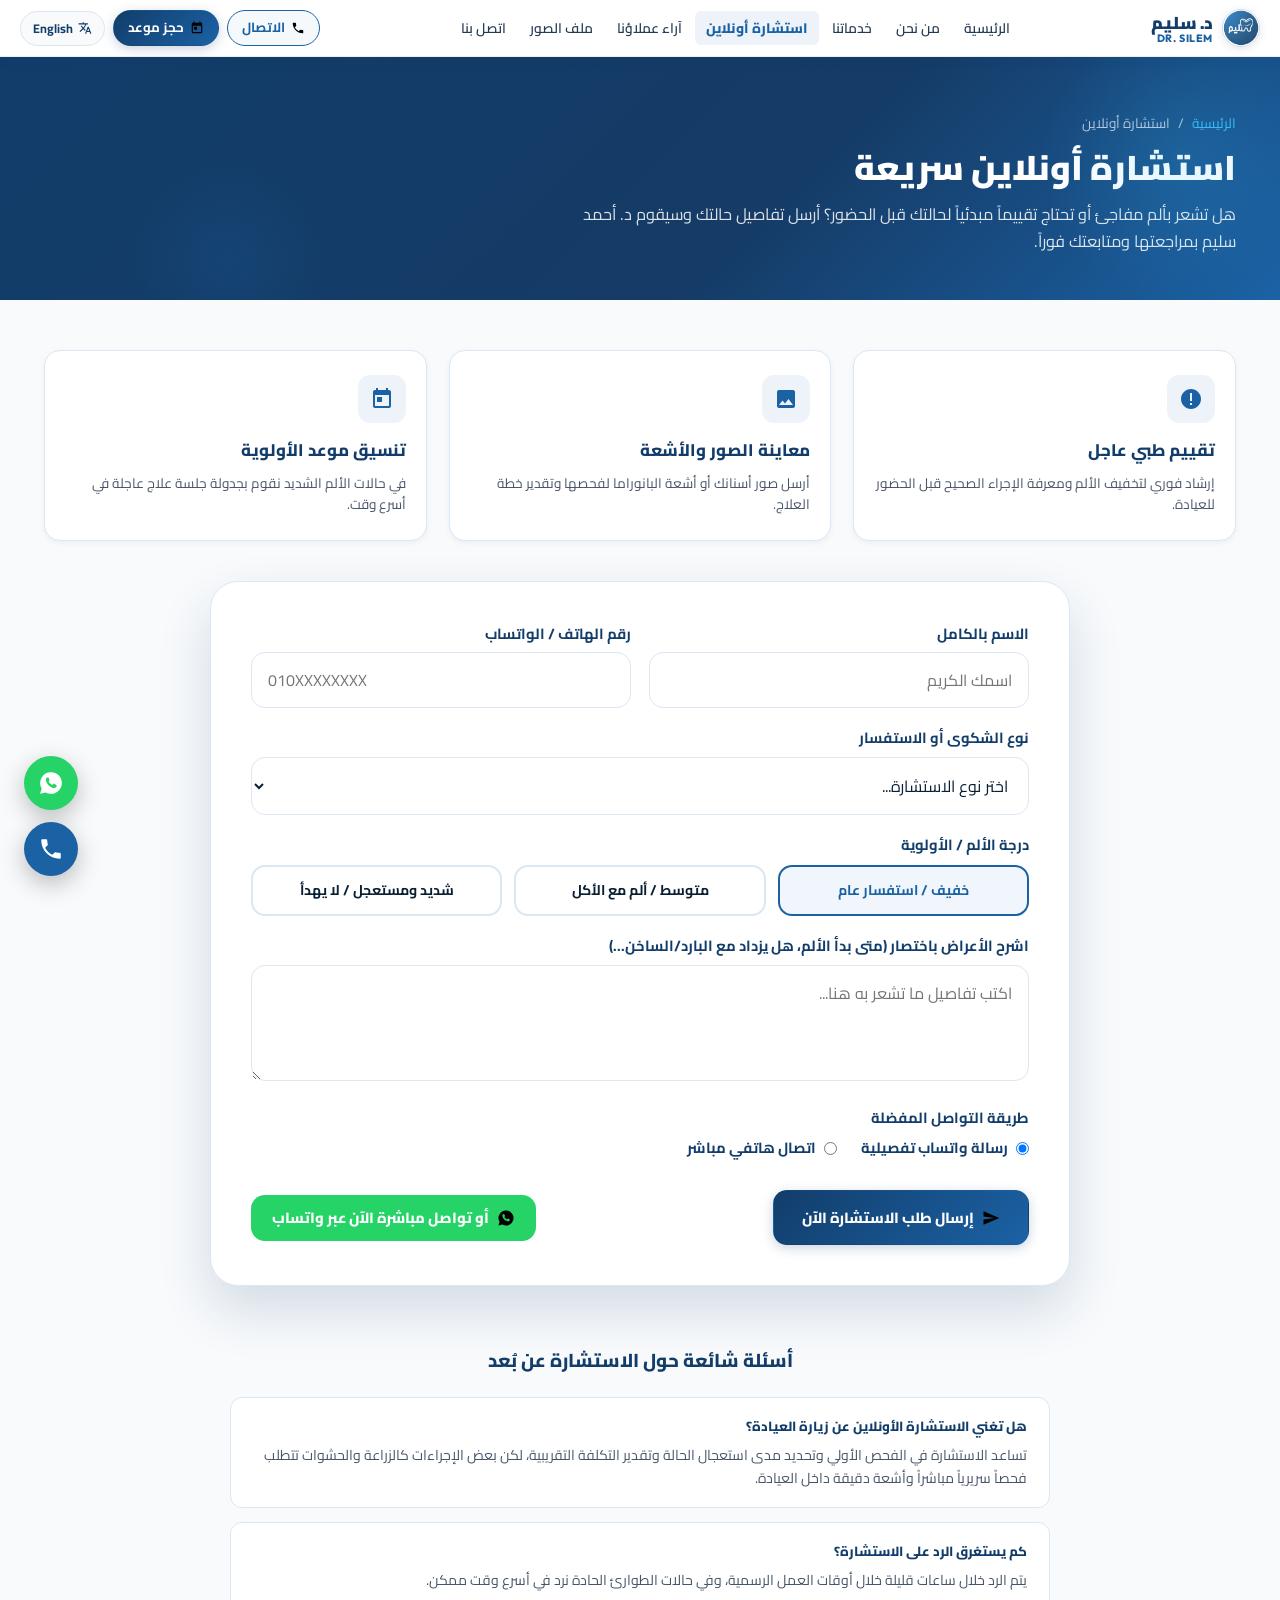
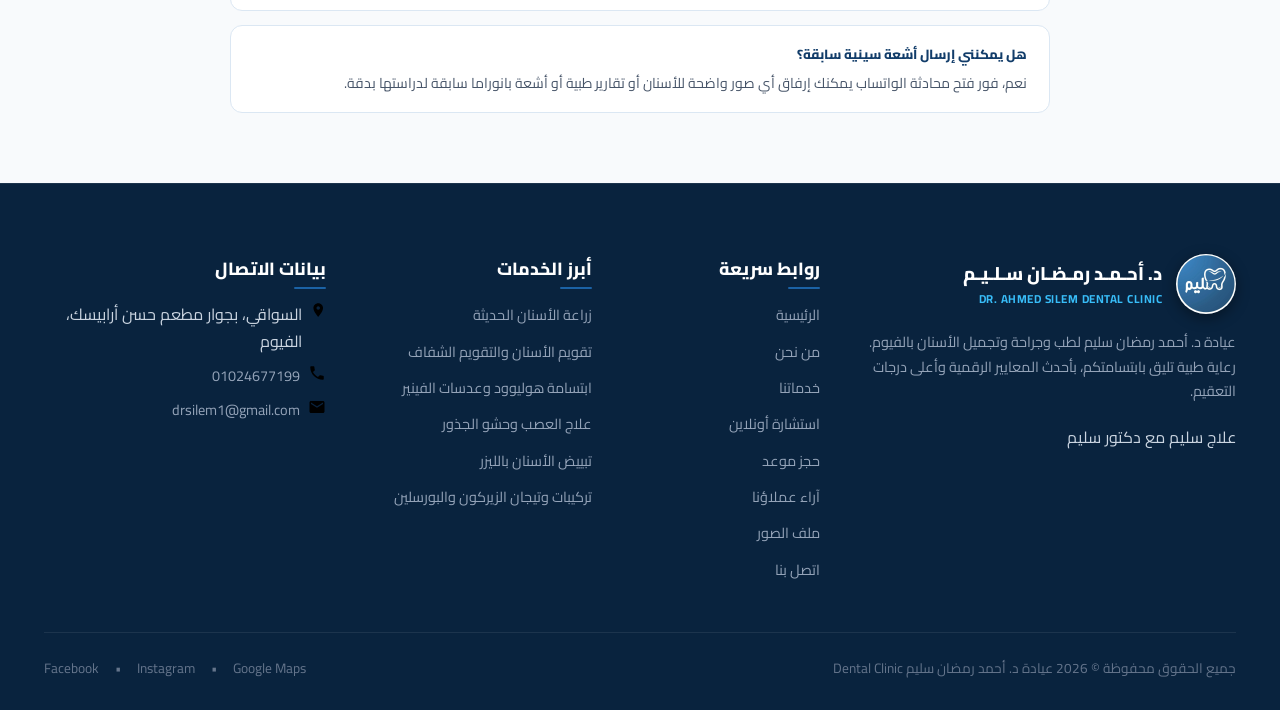
<file: consultation.html>
<!DOCTYPE html>
<html lang="ar" dir="rtl">
<head>
  <meta charset="UTF-8">
  <meta name="viewport" content="width=device-width, initial-scale=1.0">
  <title>استشارة طبية أونلاين عن بُعد | عيادة د. أحمد رمضان سليم - الفيوم</title>
  <meta name="description" content="احصل على استشارة طبية لأسنانك أونلاين مباشرة مع د. أحمد رمضان سليم بالفيوم. تقييم أولي لحالات التقويم، الزراعة، ألم الضرس، والابتسامة التجميلية عبر واتساب.">
  <meta name="keywords" content="استشارة اسنان اونلاين, دكتور اسنان واتساب الفيوم, كشف اسنان عن بعد, دكتور احمد سليم">
  
  <meta property="og:title" content="استشارة أونلاين | عيادة د. أحمد رمضان سليم">
  <meta property="og:description" content="تواصل مع د. أحمد سليم للحصول على تقييم سريري أولي لحالتك وخطة علاجية مسبقة.">
  <meta property="og:image" content="assets/images/hero-banner.webp">
  <meta property="og:type" content="website">

  <!-- Favicon -->
  <link rel="icon" type="image/png" href="assets/images/favicon.png">
  <link rel="apple-touch-icon" href="assets/images/silem-logo.png">

  <!-- Google Fonts: Cairo & Outfit -->
  <link rel="preconnect" href="https://fonts.googleapis.com">
  <link rel="preconnect" href="https://fonts.gstatic.com" crossorigin>
  <link href="https://fonts.googleapis.com/css2?family=Cairo:wght@400;500;600;700;800;900&family=Outfit:wght@400;500;600;700;800&display=swap" rel="stylesheet">

  <!-- Core Stylesheet -->
  <link rel="stylesheet" href="assets/css/style.css">
</head>
<body>

  <!-- Main Sticky Header -->
  <header class="site-header" id="siteHeader">
    <div class="container header-inner">
      <!-- Brand Logo -->
      <a href="index.html" class="brand-logo" aria-label="د. سليم | Dr. Silem">
        <img src="assets/images/silem-logo.webp" alt="د. سليم Dr. Silem" class="brand-logo-img" width="38" height="38">
        <div class="brand-logo-text">
          <span class="brand-name">د. سليم</span>
          <span class="brand-sub">Dr. Silem</span>
        </div>
      </a>

      <!-- Main Navigation -->
      <nav class="main-nav" aria-label="Main Navigation">
        <a href="index.html" class="nav-link" data-i18n="navHome">الرئيسية</a>
        <a href="index.html#about" class="nav-link" data-i18n="navAbout">من نحن</a>
        <a href="index.html#services" class="nav-link" data-i18n="navServices">خدماتنا</a>
        <a href="consultation.html" class="nav-link active" data-i18n="navConsultation">استشارة أونلاين</a>
        <a href="reviews.html" class="nav-link" data-i18n="navReviews">آراء عملاؤنا</a>
        <a href="gallery.html" class="nav-link" data-i18n="navGallery">ملف الصور</a>
        <a href="index.html#contact" class="nav-link" data-i18n="navContact">اتصل بنا</a>
      </nav>

      <!-- Header Actions -->
      <div class="header-actions">
        <!-- Direct Phone CTA -->
        <a href="tel:01024677199" class="btn btn-outline-call">
          <svg viewBox="0 0 24 24"><path d="M6.62 10.79c1.44 2.83 3.76 5.14 6.59 6.59l2.2-2.2c.27-.27.67-.36 1.02-.24 1.12.37 2.33.57 3.57.57.55 0 1 .45 1 1V20c0 .55-.45 1-1 1-9.39 0-17-7.61-17-17 0-.55.45-1 1-1h3.5c.55 0 1 .45 1 1 0 1.25.2 2.45.57 3.57.11.35.03.74-.25 1.02l-2.2 2.2z"/></svg>
          <span data-i18n="callUs">الاتصال</span>
        </a>

        <!-- Book Appointment Button -->
        <a href="booking.html" class="btn btn-primary">
          <svg viewBox="0 0 24 24"><path d="M19 3h-1V1h-2v2H8V1H6v2H5c-1.11 0-2 .9-2 2v14c0 1.1.89 2 2 2h14c1.1 0 2-.9 2-2V5c0-1.1-.9-2-2-2zm0 16H5V8h14v11zM7 10h5v5H7z"/></svg>
          <span data-i18n="bookNow">حجز موعد</span>
        </a>

        <!-- Language Switcher -->
        <button class="lang-switcher" id="langToggleBtn" aria-label="Switch Language">
          <svg viewBox="0 0 24 24"><path d="M12.87 15.07l-2.54-2.51.03-.03c1.74-1.94 2.98-4.17 3.71-6.53H17V4h-7V2H8v2H1v1.99h11.17C11.5 7.92 10.44 9.75 9 11.35 8.07 10.32 7.3 9.19 6.69 8h-2c.73 1.63 1.73 3.17 2.98 4.56l-5.09 5.02L4 19l5-5 3.11 3.11.76-2.04zM18.5 10h-2L12 22h2l1.12-3h4.75L21 22h2l-4.5-12zm-2.62 7l1.62-4.33L19.12 17h-3.24z"/></svg>
          <span>English</span>
        </button>

        <!-- Mobile Nav Toggle -->
        <button class="mobile-nav-toggle" id="mobileNavToggle" aria-label="Toggle menu">
          <svg viewBox="0 0 24 24"><path d="M3 18h18v-2H3v2zm0-5h18v-2H3v2zm0-7v2h18V6H3z"/></svg>
        </button>
      </div>
    </div>
  </header>

  <!-- Mobile Drawer -->
  <div class="mobile-drawer" id="mobileDrawer">
    <div class="drawer-header">
      <div style="display: flex; align-items: center; gap: 10px;">
        <img src="assets/images/silem-logo.webp" alt="د. سليم Dr. Silem" width="38" height="38" style="border-radius: 50%;">
        <div style="display: flex; align-items: baseline; gap: 6px;">
          <span style="font-weight: 900; font-size: 1.15rem; color: var(--primary);">د. سليم</span>
          <span style="font-family: var(--font-en); font-weight: 800; font-size: 0.85rem; color: var(--blue-brand);">Dr. Silem</span>
        </div>
      </div>
      <button class="drawer-close" id="drawerClose" aria-label="Close menu">
        <svg width="24" height="24" viewBox="0 0 24 24"><path d="M19 6.41L17.59 5 12 10.59 6.41 5 5 6.41 10.59 12 5 17.59 6.41 19 12 13.41 17.59 19 19 17.59 13.41 12z"/></svg>
      </button>
    </div>
    <nav class="drawer-links">
      <a href="index.html" data-i18n="navHome">الرئيسية</a>
      <a href="index.html#about" data-i18n="navAbout">من نحن</a>
      <a href="index.html#services" data-i18n="navServices">خدماتنا</a>
      <a href="consultation.html" data-i18n="navConsultation" style="color: var(--blue-brand); font-weight: 800;">استشارة أونلاين</a>
      <a href="reviews.html" data-i18n="navReviews">آراء عملاؤنا</a>
      <a href="gallery.html" data-i18n="navGallery">ملف الصور</a>
      <a href="index.html#contact" data-i18n="navContact">اتصل بنا</a>
      <a href="booking.html" data-i18n="bookNow">حجز موعد فوري</a>
    </nav>
    <div style="margin-top: auto; display: flex; flex-direction: column; gap: 10px;">
      <a href="tel:01024677199" class="btn btn-outline-call" style="width: 100%;">
        <svg width="18" height="18" viewBox="0 0 24 24"><path d="M6.62 10.79c1.44 2.83 3.76 5.14 6.59 6.59l2.2-2.2c.27-.27.67-.36 1.02-.24 1.12.37 2.33.57 3.57.57.55 0 1 .45 1 1V20c0 .55-.45 1-1 1-9.39 0-17-7.61-17-17 0-.55.45-1 1-1h3.5c.55 0 1 .45 1 1 0 1.25.2 2.45.57 3.57.11.35.03.74-.25 1.02l-2.2 2.2z"/></svg>
        <span>01024677199</span>
      </a>
      <a href="https://wa.me/201024677199" target="_blank" rel="noopener" class="btn btn-whatsapp" style="width: 100%;">
        <svg width="18" height="18" viewBox="0 0 24 24"><path d="M16.75 13.96c.25.13.41.2.46.3.06.11.04.61-.21 1.18-.2.56-1.24 1.1-1.7 1.12-.46.02-.47.36-2.96-.73-2.49-1.09-3.99-3.75-4.11-3.92-.12-.17-.99-1.38-.99-2.63 0-1.25.64-1.87.87-2.13.23-.26.5-.32.67-.32.17 0 .34 0 .49.01.15.01.36-.06.56.42.2.49.69 1.68.75 1.8.06.12.1.26.02.43-.08.17-.12.28-.24.42-.12.14-.26.31-.37.42-.12.11-.24.23-.1.47.14.24.62 1.02 1.33 1.65.91.81 1.68 1.06 1.92 1.18.24.12.38.1.52-.06.14-.16.6-.7.76-.94.16-.24.32-.2.54-.12l.14.07zM12 2a10 10 0 0 0-8.6 15.1L2 22l5.1-1.3A10 10 0 1 0 12 2z"/></svg>
        <span data-i18n="heroCtaWhatsapp">تواصل عبر واتساب</span>
      </a>
    </div>
  </div>
  <div class="drawer-overlay" id="drawerOverlay"></div>

  <!-- Page Header Banner -->
  <section class="page-header-banner">
    <div class="container">
      <div class="page-breadcrumb">
        <a href="index.html" data-i18n="navHome">الرئيسية</a>
        <span>/</span>
        <span data-i18n="navConsultation">استشارة أونلاين</span>
      </div>
      <h1 class="page-title" data-i18n="consultTitle">استشارة أونلاين سريعة</h1>
      <p class="page-subtitle" data-i18n="consultSubtitle">هل تشعر بألم مفاجئ أو تحتاج تقييماً مبدئياً لحالتك قبل الحضور؟ أرسل تفاصيل حالتك وسيقوم د. أحمد سليم بمراجعتها ومتابعتك فوراً.</p>
    </div>
  </section>

  <!-- Online Consultation Section -->
  <section class="section" id="consultation" style="padding-top: 50px;">
    <div class="container">

      <!-- Value Props Grid -->
      <div class="consultation-features-grid">
        <div class="consult-feat-card">
          <div class="consult-feat-icon">
            <svg viewBox="0 0 24 24"><path d="M12 2C6.48 2 2 6.48 2 12s4.48 10 10 10 10-4.48 10-10S17.52 2 12 2zm-1 14h2v2h-2zm0-10h2v8h-2z"/></svg>
          </div>
          <h4>تقييم طبي عاجل</h4>
          <p>إرشاد فوري لتخفيف الألم ومعرفة الإجراء الصحيح قبل الحضور للعيادة.</p>
        </div>

        <div class="consult-feat-card">
          <div class="consult-feat-icon">
            <svg viewBox="0 0 24 24"><path d="M21 19V5c0-1.1-.9-2-2-2H5c-1.1 0-2 .9-2 2v14c0 1.1.9 2 2 2h14c1.1 0 2-.9 2-2zM8.5 13.5l2.5 3.01L14.5 12l4.5 6H5l3.5-4.5z"/></svg>
          </div>
          <h4>معاينة الصور والأشعة</h4>
          <p>أرسل صور أسنانك أو أشعة البانوراما لفحصها وتقدير خطة العلاج.</p>
        </div>

        <div class="consult-feat-card">
          <div class="consult-feat-icon">
            <svg viewBox="0 0 24 24"><path d="M19 3h-1V1h-2v2H8V1H6v2H5c-1.11 0-2 .9-2 2v14c0 1.1.89 2 2 2h14c1.1 0 2-.9 2-2V5c0-1.1-.9-2-2-2zm0 16H5V8h14v11zM7 10h5v5H7z"/></svg>
          </div>
          <h4>تنسيق موعد الأولوية</h4>
          <p>في حالات الألم الشديد نقوم بجدولة جلسة علاج عاجلة في أسرع وقت.</p>
        </div>
      </div>

      <div class="consultation-card" style="margin-top: 40px;">
        <form id="consultForm">
          <div class="form-grid-2">
            <div class="form-group">
              <label for="consultNameInput" data-i18n="consultName">الاسم بالكامل</label>
              <input type="text" id="consultNameInput" class="form-control" required placeholder="اسمك الكريم" data-i18n-ph="formName">
            </div>

            <div class="form-group">
              <label for="consultPhoneInput" data-i18n="consultPhone">رقم الهاتف / الواتساب</label>
              <input type="tel" id="consultPhoneInput" class="form-control" required placeholder="010XXXXXXXX" dir="ltr">
            </div>
          </div>

          <div class="form-group">
            <label for="consultIssueSelect" data-i18n="consultIssue">نوع الشكوى أو الاستفسار</label>
            <select id="consultIssueSelect" class="form-control" required>
              <option value="" disabled selected data-i18n="consultSelectIssue">اختر نوع الاستشارة...</option>
              <option value="ألم مفاجئ أو مستمر في الضرس" data-i18n="consultOpt1">ألم مفاجئ أو مستمر في الضرس</option>
              <option value="استفسار عن زراعة الأسنان" data-i18n="consultOpt2">استفسار عن زراعة الأسنان</option>
              <option value="استشارة تقويم الأسنان ومراحل العلاج" data-i18n="consultOpt3">استشارة تقويم الأسنان ومراحل العلاج</option>
              <option value="تجميل الأسنان وهوليوود سمايل" data-i18n="consultOpt4">تجميل الأسنان وهوليوود سمايل</option>
              <option value="تركيبات أو كسر في سن / حشوة سابقة" data-i18n="consultOpt5">تركيبات أو كسر في سن / حشوة سابقة</option>
              <option value="استشارة لأسنان طفل" data-i18n="consultOpt6">استشارة لأسنان طفل</option>
              <option value="أخرى" data-i18n="consultOpt7">أخرى</option>
            </select>
          </div>

          <!-- Urgency Level -->
          <div class="form-group">
            <label data-i18n="consultUrgency">درجة الألم / الأولوية</label>
            <div class="urgency-selector">
              <div class="urgency-option selected" data-urgency="خفيف">
                <span data-i18n="urgencyLow">خفيف / استفسار عام</span>
              </div>
              <div class="urgency-option" data-urgency="متوسط">
                <span data-i18n="urgencyMed">متوسط / ألم مع الأكل</span>
              </div>
              <div class="urgency-option" data-urgency="شديد">
                <span data-i18n="urgencyHigh">شديد ومستعجل / لا يهدأ</span>
              </div>
            </div>
          </div>

          <div class="form-group">
            <label for="consultDetailsInput" data-i18n="consultDetails">اشرح الأعراض باختصار (متى بدأ الألم، هل يزداد مع البارد/الساخن...)</label>
            <textarea id="consultDetailsInput" class="form-control" rows="3" placeholder="اكتب تفاصيل ما تشعر به هنا..."></textarea>
          </div>

          <div class="form-group">
            <label data-i18n="consultPreferred">طريقة التواصل المفضلة</label>
            <div style="display: flex; gap: 24px; margin-top: 6px;">
              <label style="display: inline-flex; align-items: center; gap: 8px; cursor: pointer;">
                <input type="radio" name="consultPref" value="واتساب" checked>
                <span data-i18n="prefWhatsapp">رسالة واتساب تفصيلية</span>
              </label>
              <label style="display: inline-flex; align-items: center; gap: 8px; cursor: pointer;">
                <input type="radio" name="consultPref" value="اتصال">
                <span data-i18n="prefCall">اتصال هاتفي مباشر</span>
              </label>
            </div>
          </div>

          <div style="display: flex; align-items: center; justify-content: space-between; flex-wrap: wrap; gap: 16px; margin-top: 24px;">
            <button type="submit" class="btn btn-primary" style="padding: 13px 28px;">
              <svg viewBox="0 0 24 24"><path d="M2.01 21L23 12 2.01 3 2 10l15 2-15 2z"/></svg>
              <span data-i18n="consultSubmitBtn">إرسال طلب الاستشارة الآن</span>
            </button>

            <a href="https://wa.me/201024677199" target="_blank" rel="noopener" class="btn btn-whatsapp">
              <svg viewBox="0 0 24 24"><path d="M16.75 13.96c.25.13.41.2.46.3.06.11.04.61-.21 1.18-.2.56-1.24 1.1-1.7 1.12-.46.02-.47.36-2.96-.73-2.49-1.09-3.99-3.75-4.11-3.92-.12-.17-.99-1.38-.99-2.63 0-1.25.64-1.87.87-2.13.23-.26.5-.32.67-.32.17 0 .34 0 .49.01.15.01.36-.06.56.42.2.49.69 1.68.75 1.8.06.12.1.26.02.43-.08.17-.12.28-.24.42-.12.14-.26.31-.37.42-.12.11-.24.23-.1.47.14.24.62 1.02 1.33 1.65.91.81 1.68 1.06 1.92 1.18.24.12.38.1.52-.06.14-.16.6-.7.76-.94.16-.24.32-.2.54-.12l.14.07zM12 2a10 10 0 0 0-8.6 15.1L2 22l5.1-1.3A10 10 0 1 0 12 2z"/></svg>
              <span data-i18n="consultDirectWa">أو تواصل مباشرة الآن عبر واتساب</span>
            </a>
          </div>
        </form>
      </div>

      <!-- FAQ Section -->
      <div style="margin-top: 60px; max-width: 820px; margin-left: auto; margin-right: auto;">
        <h3 style="font-weight: 800; color: var(--primary); margin-bottom: 20px; text-align: center;">أسئلة شائعة حول الاستشارة عن بُعد</h3>
        
        <div style="display: flex; flex-direction: column; gap: 14px;">
          <div style="background: #ffffff; padding: 18px 22px; border-radius: 12px; border: 1px solid var(--border);">
            <h5 style="color: var(--primary); font-weight: 800; margin-bottom: 6px;">هل تغني الاستشارة الأونلاين عن زيارة العيادة؟</h5>
            <p style="color: var(--text-muted); font-size: 0.88rem; line-height: 1.6;">تساعد الاستشارة في الفحص الأولي وتحديد مدى استعجال الحالة وتقدير التكلفة التقريبية، لكن بعض الإجراءات كالزراعة والحشوات تتطلب فحصاً سريرياً مباشراً وأشعة دقيقة داخل العيادة.</p>
          </div>

          <div style="background: #ffffff; padding: 18px 22px; border-radius: 12px; border: 1px solid var(--border);">
            <h5 style="color: var(--primary); font-weight: 800; margin-bottom: 6px;">كم يستغرق الرد على الاستشارة؟</h5>
            <p style="color: var(--text-muted); font-size: 0.88rem; line-height: 1.6;">يتم الرد خلال ساعات قليلة خلال أوقات العمل الرسمية، وفي حالات الطوارئ الحادة نرد في أسرع وقت ممكن.</p>
          </div>

          <div style="background: #ffffff; padding: 18px 22px; border-radius: 12px; border: 1px solid var(--border);">
            <h5 style="color: var(--primary); font-weight: 800; margin-bottom: 6px;">هل يمكنني إرسال أشعة سينية سابقة؟</h5>
            <p style="color: var(--text-muted); font-size: 0.88rem; line-height: 1.6;">نعم، فور فتح محادثة الواتساب يمكنك إرفاق أي صور واضحة للأسنان أو تقارير طبية أو أشعة بانوراما سابقة لدراستها بدقة.</p>
          </div>
        </div>
      </div>

    </div>
  </section>

  <!-- Footer -->
  <footer class="site-footer">
    <div class="container">
      <div class="footer-grid">
        <!-- Col 1: About -->
        <div class="footer-col">
          <div class="footer-brand">
            <img src="assets/images/silem-logo.webp" alt="د. أحمد رمضان سليم" class="footer-logo-img">
            <div>
              <h3 style="color: #ffffff; font-size: 1.15rem; font-weight: 800; margin: 0;">د. أحـمـد رمـضـان سـلـيـم</h3>
              <div style="color: #38bdf8; font-size: 0.72rem; font-weight: 700; letter-spacing: 0.5px;">DR. AHMED SILEM DENTAL CLINIC</div>
            </div>
          </div>
          <p class="footer-desc" data-i18n="footerAbout">
            عيادة د. أحمد رمضان سليم لطب وجراحة وتجميل الأسنان بالفيوم. رعاية طبية تليق بابتسامتكم، بأحدث المعايير الرقمية وأعلى درجات التعقيم.
          </p>
          <div class="top-tagline" data-i18n="footerTagline">علاج سليم مع دكتور سليم</div>
        </div>

        <!-- Col 2: Navigation Links -->
        <div class="footer-col">
          <h4 data-i18n="footerLinks">روابط سريعة</h4>
          <ul class="footer-links">
            <li><a href="index.html" data-i18n="navHome">الرئيسية</a></li>
            <li><a href="index.html#about" data-i18n="navAbout">من نحن</a></li>
            <li><a href="index.html#services" data-i18n="navServices">خدماتنا</a></li>
            <li><a href="consultation.html" data-i18n="navConsultation">استشارة أونلاين</a></li>
            <li><a href="booking.html" data-i18n="bookNow">حجز موعد</a></li>
            <li><a href="reviews.html" data-i18n="navReviews">آراء عملاؤنا</a></li>
            <li><a href="gallery.html" data-i18n="navGallery">ملف الصور</a></li>
            <li><a href="index.html#contact" data-i18n="navContact">اتصل بنا</a></li>
          </ul>
        </div>

        <!-- Col 3: Services -->
        <div class="footer-col">
          <h4 data-i18n="footerServicesList">أبرز الخدمات</h4>
          <ul class="footer-links">
            <li><a href="index.html#services" data-i18n="srv1Title">زراعة الأسنان الحديثة</a></li>
            <li><a href="index.html#services" data-i18n="srv2Title">تقويم الأسنان والتقويم الشفاف</a></li>
            <li><a href="index.html#services" data-i18n="srv3Title">ابتسامة هوليوود وعدسات الفينير</a></li>
            <li><a href="index.html#services" data-i18n="srv4Title">علاج العصب وحشو الجذور</a></li>
            <li><a href="index.html#services" data-i18n="srv5Title">تبييض الأسنان بالليزر</a></li>
            <li><a href="index.html#services" data-i18n="srv6Title">تركيبات وتيجان الزيركون</a></li>
          </ul>
        </div>

        <!-- Col 4: Contact & Location Info -->
        <div class="footer-col">
          <h4 data-i18n="footerContactHeading">بيانات الاتصال</h4>
          <ul class="footer-links">
            <li style="display: flex; gap: 8px;">
              <svg width="18" height="18" fill="var(--teal-light)" viewBox="0 0 24 24"><path d="M12 2C8.13 2 5 5.13 5 9c0 5.25 7 13 7 13s7-7.75 7-13c0-3.87-3.13-7-7-7zm0 9.5c-1.38 0-2.5-1.12-2.5-2.5s1.12-2.5 2.5-2.5 2.5 1.12 2.5 2.5-1.12 2.5-2.5 2.5z"/></svg>
              <span data-i18n="addressShort">السواقي، بجوار مطعم حسن أرابيسك، الفيوم</span>
            </li>
            <li style="display: flex; gap: 8px;">
              <svg width="18" height="18" fill="var(--teal-light)" viewBox="0 0 24 24"><path d="M6.62 10.79c1.44 2.83 3.76 5.14 6.59 6.59l2.2-2.2c.27-.27.67-.36 1.02-.24 1.12.37 2.33.57 3.57.57.55 0 1 .45 1 1V20c0 .55-.45 1-1 1-9.39 0-17-7.61-17-17 0-.55.45-1 1-1h3.5c.55 0 1 .45 1 1 0 1.25.2 2.45.57 3.57.11.35.03.74-.25 1.02l-2.2 2.2z"/></svg>
              <a href="tel:01024677199" dir="ltr">01024677199</a>
            </li>
            <li style="display: flex; gap: 8px;">
              <svg width="18" height="18" fill="var(--teal-light)" viewBox="0 0 24 24"><path d="M20 4H4c-1.1 0-1.99.9-1.99 2L2 18c0 1.1.9 2 2 2h16c1.1 0 2-.9 2-2V6c0-1.1-.9-2-2-2zm0 4l-8 5-8-5V6l8 5 8-5v2z"/></svg>
              <a href="mailto:drsilem1@gmail.com" dir="ltr">drsilem1@gmail.com</a>
            </li>
          </ul>
        </div>
      </div>

      <div class="footer-bottom">
        <div data-i18n="footerRights">جميع الحقوق محفوظة © 2026 عيادة د. أحمد رمضان سليم Dental Clinic</div>
        <div style="display: flex; gap: 16px;">
          <a href="https://maps.app.goo.gl/LMZKYL1UiipCTPdf8" target="_blank" rel="noopener">Google Maps</a>
          <span>•</span>
          <a href="https://www.instagram.com/drsilem" target="_blank" rel="noopener">Instagram</a>
          <span>•</span>
          <a href="https://www.facebook.com/Drsilem" target="_blank" rel="noopener">Facebook</a>
        </div>
      </div>
    </div>
  </footer>

  <!-- Floating Mobile Quick Action Bar -->
  <div class="floating-actions">
    <a href="https://wa.me/201024677199" target="_blank" rel="noopener" class="float-btn float-whatsapp" aria-label="WhatsApp">
      <svg viewBox="0 0 24 24"><path d="M16.75 13.96c.25.13.41.2.46.3.06.11.04.61-.21 1.18-.2.56-1.24 1.1-1.7 1.12-.46.02-.47.36-2.96-.73-2.49-1.09-3.99-3.75-4.11-3.92-.12-.17-.99-1.38-.99-2.63 0-1.25.64-1.87.87-2.13.23-.26.5-.32.67-.32.17 0 .34 0 .49.01.15.01.36-.06.56.42.2.49.69 1.68.75 1.8.06.12.1.26.02.43-.08.17-.12.28-.24.42-.12.14-.26.31-.37.42-.12.11-.24.23-.1.47.14.24.62 1.02 1.33 1.65.91.81 1.68 1.06 1.92 1.18.24.12.38.1.52-.06.14-.16.6-.7.76-.94.16-.24.32-.2.54-.12l.14.07zM12 2a10 10 0 0 0-8.6 15.1L2 22l5.1-1.3A10 10 0 1 0 12 2z"/></svg>
    </a>
    <a href="tel:01024677199" class="float-btn float-call" aria-label="Direct Call">
      <svg viewBox="0 0 24 24"><path d="M6.62 10.79c1.44 2.83 3.76 5.14 6.59 6.59l2.2-2.2c.27-.27.67-.36 1.02-.24 1.12.37 2.33.57 3.57.57.55 0 1 .45 1 1V20c0 .55-.45 1-1 1-9.39 0-17-7.61-17-17 0-.55.45-1 1-1h3.5c.55 0 1 .45 1 1 0 1.25.2 2.45.57 3.57.11.35.03.74-.25 1.02l-2.2 2.2z"/></svg>
    </a>
  </div>

  <!-- Toast Message Element -->
  <div class="toast-msg" id="toastMsg"></div>

  <!-- Scripts -->
  <script src="assets/js/translations.js"></script>
  <script src="assets/js/main.js"></script>
</body>
</html>
</file>
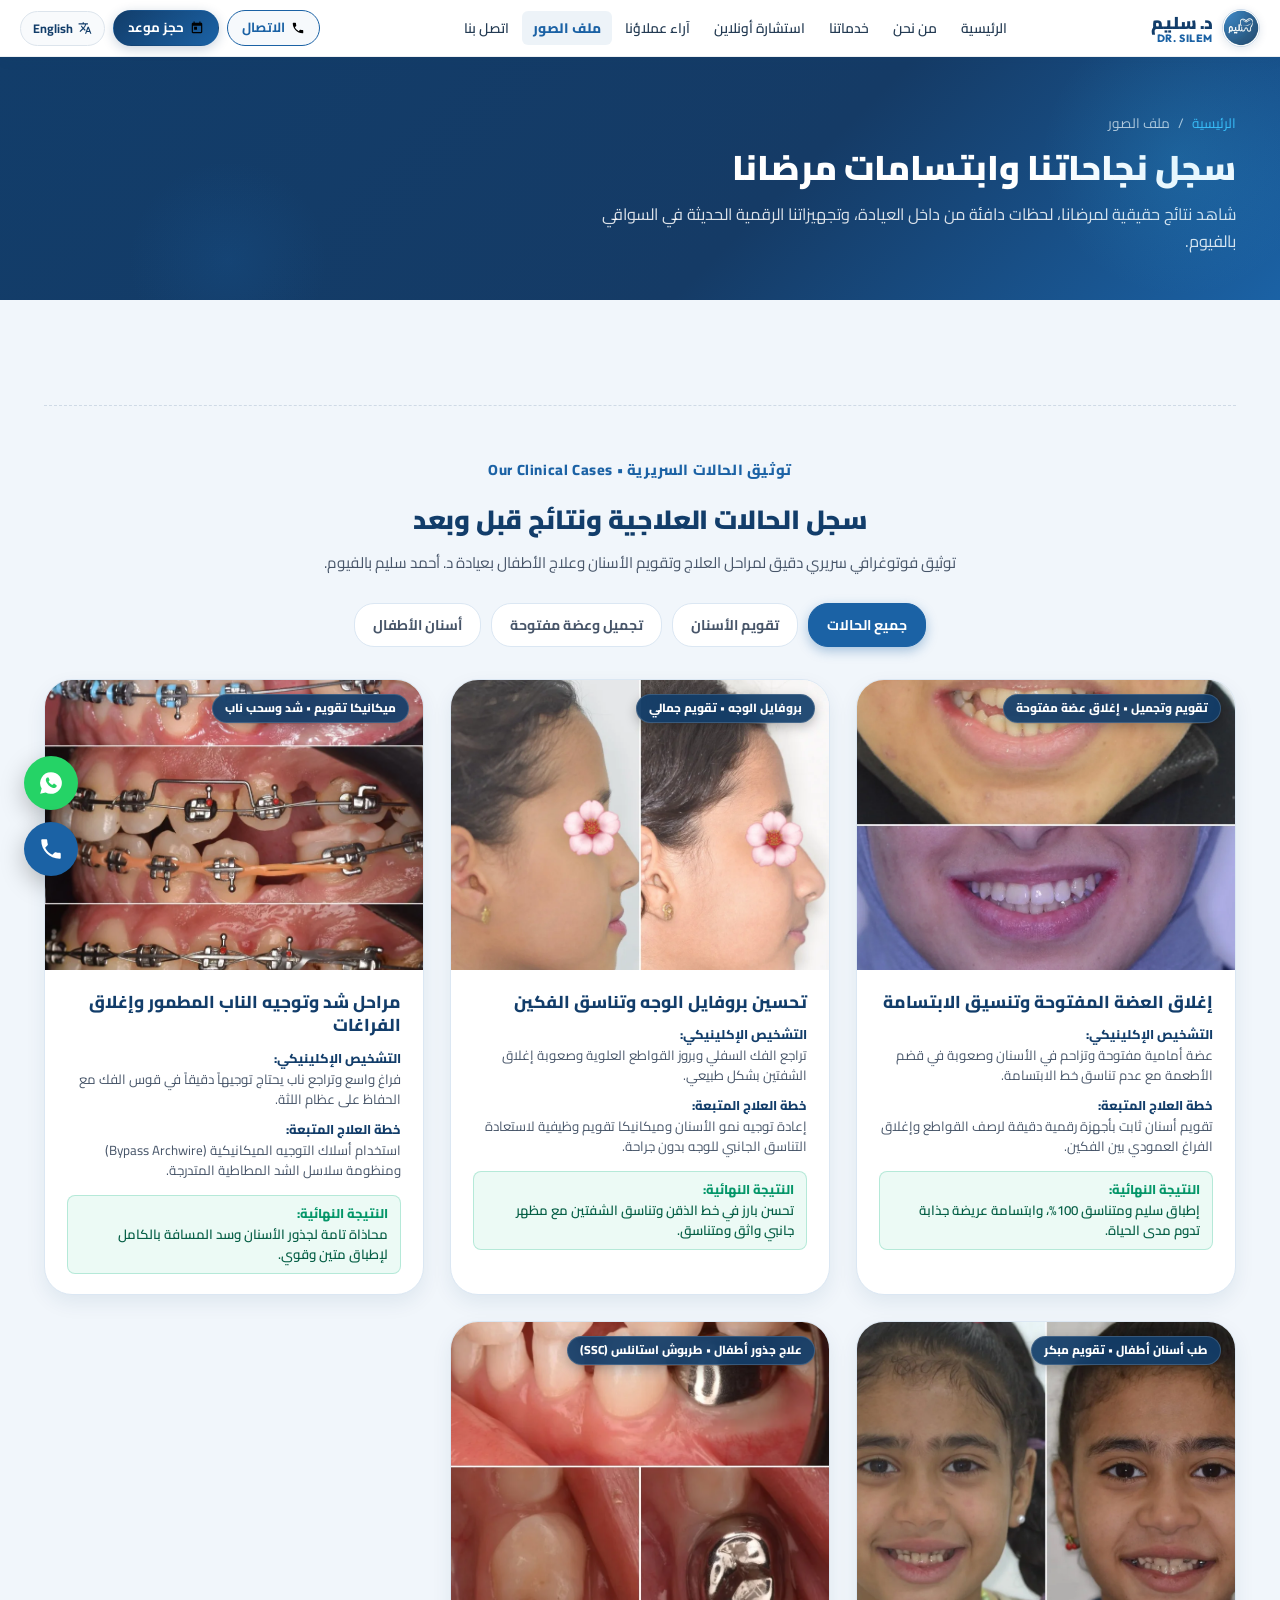
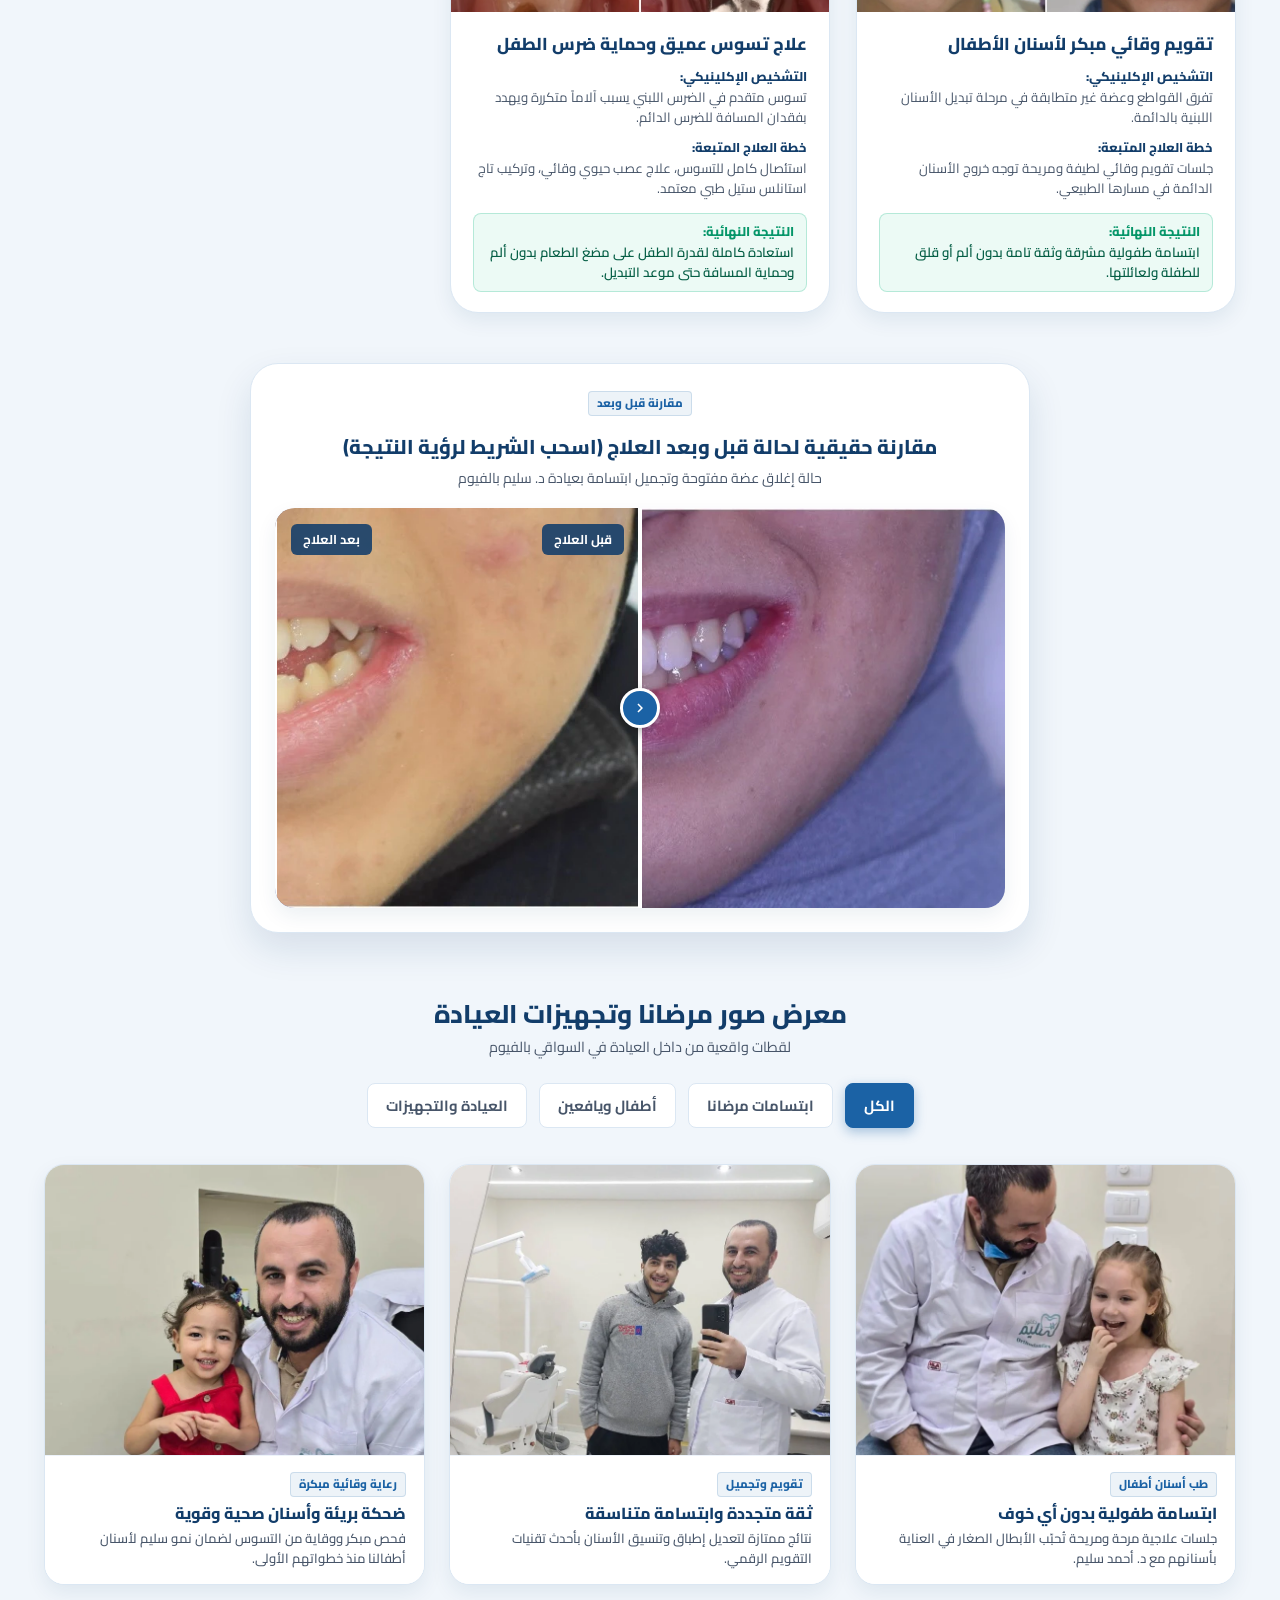
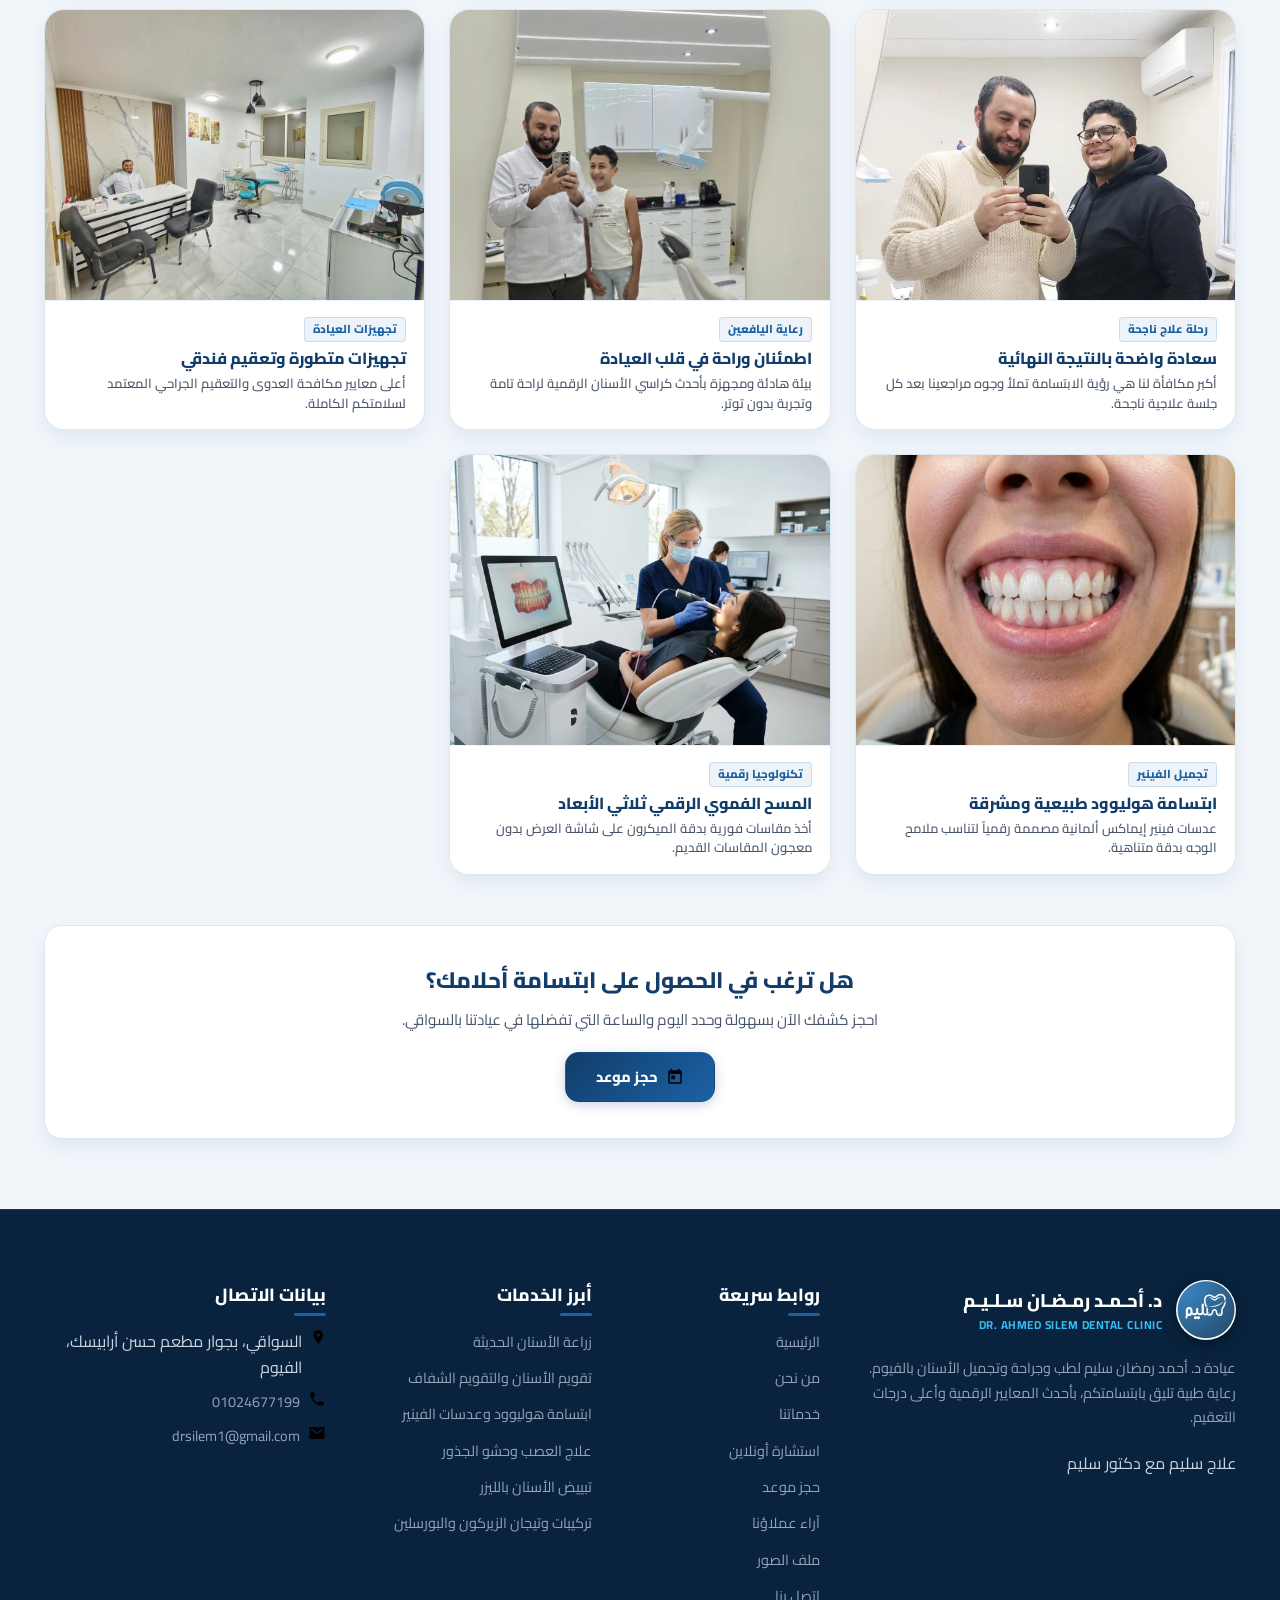
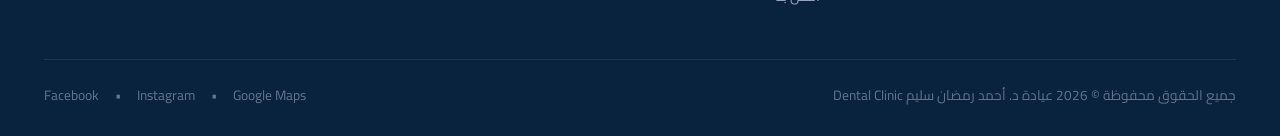
<file: gallery.html>
<!DOCTYPE html>
<html lang="ar" dir="rtl">
<head>
  <meta charset="UTF-8">
  <meta name="viewport" content="width=device-width, initial-scale=1.0">
  <title>ملف الصور وحالات قبل وبعد (Our Cases) | عيادة د. أحمد رمضان سليم - الفيوم</title>
  <meta name="description" content="سجل الحالات العلاجية ونتائج قبل وبعد لتقويم وتجميل وزراعة الأسنان في عيادة د. أحمد رمضان سليم بالفيوم. توثيق سريري حقيقي وصور تجهيزات العيادة الحديثة.">
  <meta name="keywords" content="قبل وبعد اسنان الفيوم, حالات دكتور احمد سليم, صور عيادة دكتور سليم, نتائج تقويم الاسنان الفيوم">
  
  <meta property="og:title" content="ملف الصور وحالات قبل وبعد | عيادة د. أحمد رمضان سليم">
  <meta property="og:description" content="شاهد بالصور والتوثيق السريري نتائج علاج وتقويم وتجميل الأسنان بعيادة د. أحمد سليم.">
  <meta property="og:image" content="assets/images/case-smile-transformation.webp">
  <meta property="og:type" content="website">

  <!-- Favicon -->
  <link rel="icon" type="image/png" href="assets/images/favicon.png">
  <link rel="apple-touch-icon" href="assets/images/silem-logo.png">

  <!-- Google Fonts: Cairo & Outfit -->
  <link rel="preconnect" href="https://fonts.googleapis.com">
  <link rel="preconnect" href="https://fonts.gstatic.com" crossorigin>
  <link href="https://fonts.googleapis.com/css2?family=Cairo:wght@400;500;600;700;800;900&family=Outfit:wght@400;500;600;700;800&display=swap" rel="stylesheet">

  <!-- Core Stylesheet -->
  <link rel="stylesheet" href="assets/css/style.css">
</head>
<body>

  <!-- Main Sticky Header -->
  <header class="site-header" id="siteHeader">
    <div class="container header-inner">
      <!-- Brand Logo -->
      <a href="index.html" class="brand-logo" aria-label="د. سليم | Dr. Silem">
        <img src="assets/images/silem-logo.webp" alt="د. سليم Dr. Silem" class="brand-logo-img" width="38" height="38">
        <div class="brand-logo-text">
          <span class="brand-name">د. سليم</span>
          <span class="brand-sub">Dr. Silem</span>
        </div>
      </a>

      <!-- Main Navigation -->
      <nav class="main-nav" aria-label="Main Navigation">
        <a href="index.html" class="nav-link" data-i18n="navHome">الرئيسية</a>
        <a href="index.html#about" class="nav-link" data-i18n="navAbout">من نحن</a>
        <a href="index.html#services" class="nav-link" data-i18n="navServices">خدماتنا</a>
        <a href="consultation.html" class="nav-link" data-i18n="navConsultation">استشارة أونلاين</a>
        <a href="reviews.html" class="nav-link" data-i18n="navReviews">آراء عملاؤنا</a>
        <a href="gallery.html" class="nav-link active" data-i18n="navGallery">ملف الصور</a>
        <a href="index.html#contact" class="nav-link" data-i18n="navContact">اتصل بنا</a>
      </nav>

      <!-- Header Actions -->
      <div class="header-actions">
        <!-- Direct Phone CTA -->
        <a href="tel:01024677199" class="btn btn-outline-call">
          <svg viewBox="0 0 24 24"><path d="M6.62 10.79c1.44 2.83 3.76 5.14 6.59 6.59l2.2-2.2c.27-.27.67-.36 1.02-.24 1.12.37 2.33.57 3.57.57.55 0 1 .45 1 1V20c0 .55-.45 1-1 1-9.39 0-17-7.61-17-17 0-.55.45-1 1-1h3.5c.55 0 1 .45 1 1 0 1.25.2 2.45.57 3.57.11.35.03.74-.25 1.02l-2.2 2.2z"/></svg>
          <span data-i18n="callUs">الاتصال</span>
        </a>

        <!-- Book Appointment Button -->
        <a href="booking.html" class="btn btn-primary">
          <svg viewBox="0 0 24 24"><path d="M19 3h-1V1h-2v2H8V1H6v2H5c-1.11 0-2 .9-2 2v14c0 1.1.89 2 2 2h14c1.1 0 2-.9 2-2V5c0-1.1-.9-2-2-2zm0 16H5V8h14v11zM7 10h5v5H7z"/></svg>
          <span data-i18n="bookNow">حجز موعد</span>
        </a>

        <!-- Language Switcher -->
        <button class="lang-switcher" id="langToggleBtn" aria-label="Switch Language">
          <svg viewBox="0 0 24 24"><path d="M12.87 15.07l-2.54-2.51.03-.03c1.74-1.94 2.98-4.17 3.71-6.53H17V4h-7V2H8v2H1v1.99h11.17C11.5 7.92 10.44 9.75 9 11.35 8.07 10.32 7.3 9.19 6.69 8h-2c.73 1.63 1.73 3.17 2.98 4.56l-5.09 5.02L4 19l5-5 3.11 3.11.76-2.04zM18.5 10h-2L12 22h2l1.12-3h4.75L21 22h2l-4.5-12zm-2.62 7l1.62-4.33L19.12 17h-3.24z"/></svg>
          <span>English</span>
        </button>

        <!-- Mobile Nav Toggle -->
        <button class="mobile-nav-toggle" id="mobileNavToggle" aria-label="Toggle menu">
          <svg viewBox="0 0 24 24"><path d="M3 18h18v-2H3v2zm0-5h18v-2H3v2zm0-7v2h18V6H3z"/></svg>
        </button>
      </div>
    </div>
  </header>

  <!-- Mobile Drawer -->
  <div class="mobile-drawer" id="mobileDrawer">
    <div class="drawer-header">
      <div style="display: flex; align-items: center; gap: 10px;">
        <img src="assets/images/silem-logo.webp" alt="د. سليم Dr. Silem" width="38" height="38" style="border-radius: 50%;">
        <div style="display: flex; align-items: baseline; gap: 6px;">
          <span style="font-weight: 900; font-size: 1.15rem; color: var(--primary);">د. سليم</span>
          <span style="font-family: var(--font-en); font-weight: 800; font-size: 0.85rem; color: var(--blue-brand);">Dr. Silem</span>
        </div>
      </div>
      <button class="drawer-close" id="drawerClose" aria-label="Close menu">
        <svg width="24" height="24" viewBox="0 0 24 24"><path d="M19 6.41L17.59 5 12 10.59 6.41 5 5 6.41 10.59 12 5 17.59 6.41 19 12 13.41 17.59 19 19 17.59 13.41 12z"/></svg>
      </button>
    </div>
    <nav class="drawer-links">
      <a href="index.html" data-i18n="navHome">الرئيسية</a>
      <a href="index.html#about" data-i18n="navAbout">من نحن</a>
      <a href="index.html#services" data-i18n="navServices">خدماتنا</a>
      <a href="consultation.html" data-i18n="navConsultation">استشارة أونلاين</a>
      <a href="reviews.html" data-i18n="navReviews">آراء عملاؤنا</a>
      <a href="gallery.html" data-i18n="navGallery" style="color: var(--blue-brand); font-weight: 800;">ملف الصور</a>
      <a href="index.html#contact" data-i18n="navContact">اتصل بنا</a>
      <a href="booking.html" data-i18n="bookNow">حجز موعد فوري</a>
    </nav>
    <div style="margin-top: auto; display: flex; flex-direction: column; gap: 10px;">
      <a href="tel:01024677199" class="btn btn-outline-call" style="width: 100%;">
        <svg width="18" height="18" viewBox="0 0 24 24"><path d="M6.62 10.79c1.44 2.83 3.76 5.14 6.59 6.59l2.2-2.2c.27-.27.67-.36 1.02-.24 1.12.37 2.33.57 3.57.57.55 0 1 .45 1 1V20c0 .55-.45 1-1 1-9.39 0-17-7.61-17-17 0-.55.45-1 1-1h3.5c.55 0 1 .45 1 1 0 1.25.2 2.45.57 3.57.11.35.03.74-.25 1.02l-2.2 2.2z"/></svg>
        <span>01024677199</span>
      </a>
      <a href="https://wa.me/201024677199" target="_blank" rel="noopener" class="btn btn-whatsapp" style="width: 100%;">
        <svg width="18" height="18" viewBox="0 0 24 24"><path d="M16.75 13.96c.25.13.41.2.46.3.06.11.04.61-.21 1.18-.2.56-1.24 1.1-1.7 1.12-.46.02-.47.36-2.96-.73-2.49-1.09-3.99-3.75-4.11-3.92-.12-.17-.99-1.38-.99-2.63 0-1.25.64-1.87.87-2.13.23-.26.5-.32.67-.32.17 0 .34 0 .49.01.15.01.36-.06.56.42.2.49.69 1.68.75 1.8.06.12.1.26.02.43-.08.17-.12.28-.24.42-.12.14-.26.31-.37.42-.12.11-.24.23-.1.47.14.24.62 1.02 1.33 1.65.91.81 1.68 1.06 1.92 1.18.24.12.38.1.52-.06.14-.16.6-.7.76-.94.16-.24.32-.2.54-.12l.14.07zM12 2a10 10 0 0 0-8.6 15.1L2 22l5.1-1.3A10 10 0 1 0 12 2z"/></svg>
        <span data-i18n="heroCtaWhatsapp">تواصل عبر واتساب</span>
      </a>
    </div>
  </div>
  <div class="drawer-overlay" id="drawerOverlay"></div>

  <!-- Page Header Banner -->
  <section class="page-header-banner">
    <div class="container">
      <div class="page-breadcrumb">
        <a href="index.html" data-i18n="navHome">الرئيسية</a>
        <span>/</span>
        <span data-i18n="navGallery">ملف الصور</span>
      </div>
      <h1 class="page-title" data-i18n="galleryTitle">سجل نجاحاتنا وملف الحالات</h1>
      <p class="page-subtitle" data-i18n="gallerySubtitle">شاهد نتائج حقيقية لمرضانا وتجهيزات العيادة الحديثة في السواقي بالفيوم.</p>
    </div>
  </section>

  <!-- Gallery & Before/After Showcase -->
  <section class="section section-bg-alt" id="gallery" style="padding-top: 50px;">
    <div class="container">

      <!-- Dedicated "Our Cases" Clinical Section (حالاتنا السريرية الموثقة) -->
      <div class="cases-showcase-section" id="ourCases">
        <div class="cases-header-box">
          <div class="section-kicker" data-i18n="casesSectionTag">توثيق الحالات السريرية • Our Clinical Cases</div>
          <h3 class="cases-main-title" data-i18n="casesSectionTitle">سجل الحالات العلاجية ونتائج قبل وبعد</h3>
          <p class="cases-main-subtitle" data-i18n="casesSectionSubtitle">توثيق فوتوغرافي سريري دقيق لمراحل العلاج وتقويم الأسنان وعلاج الأطفال بعيادة د. أحمد سليم بالفيوم.</p>
        </div>

        <!-- Cases Filter Pills -->
        <div class="cases-filters">
          <button class="case-filter-btn active" data-case-filter="all" data-i18n="casesFilterAll">جميع الحالات</button>
          <button class="case-filter-btn" data-case-filter="ortho" data-i18n="casesFilterOrtho">تقويم الأسنان</button>
          <button class="case-filter-btn" data-case-filter="smiles" data-i18n="casesFilterSmiles">تجميل وعضة مفتوحة</button>
          <button class="case-filter-btn" data-case-filter="pediatric" data-i18n="casesFilterPediatric">أسنان الأطفال</button>
        </div>

        <!-- Cases Cards Grid -->
        <div class="cases-grid">
          <!-- Case 1: Open bite closure -->
          <div class="case-card" data-case-cat="ortho smiles">
            <div class="case-img-wrap">
              <img src="assets/images/case-smile-transformation.webp" alt="إغلاق العضة المفتوحة وتنسيق الابتسامة قبل وبعد" loading="lazy">
              <span class="case-badge" data-i18n="case1Badge">تقويم وتجميل • إغلاق عضة مفتوحة</span>
            </div>
            <div class="case-body">
              <h4 class="case-title" data-i18n="case1Title">إغلاق العضة المفتوحة وتنسيق الابتسامة</h4>
              <div class="case-detail-row">
                <span class="detail-label" data-i18n="case1DiagTitle">التشخيص الإكلينيكي:</span>
                <span class="detail-text" data-i18n="case1DiagText">عضة أمامية مفتوحة وتزاحم في الأسنان وصعوبة في قضم الأطعمة مع عدم تناسق خط الابتسامة.</span>
              </div>
              <div class="case-detail-row">
                <span class="detail-label" data-i18n="case1TreatTitle">خطة العلاج المتبعة:</span>
                <span class="detail-text" data-i18n="case1TreatText">تقويم أسنان ثابت بأجهزة رقمية دقيقة لرصف القواطع وإغلاق الفراغ العمودي بين الفكين.</span>
              </div>
              <div class="case-detail-row success-row">
                <span class="detail-label" data-i18n="case1ResultTitle">النتيجة النهائية:</span>
                <span class="detail-text" data-i18n="case1ResultText">إطباق سليم ومتناسق 100%، وابتسامة عريضة جذابة تدوم مدى الحياة.</span>
              </div>
            </div>
          </div>

          <!-- Case 2: Facial Profile & Jaw Harmony -->
          <div class="case-card" data-case-cat="ortho smiles">
            <div class="case-img-wrap">
              <img src="assets/images/case-profile-ortho.webp" alt="تحسين بروفايل الوجه وتناسق الفكين بالتقويم" loading="lazy">
              <span class="case-badge" data-i18n="case2Badge">بروفايل الوجه • تقويم جمالي</span>
            </div>
            <div class="case-body">
              <h4 class="case-title" data-i18n="case2Title">تحسين بروفايل الوجه وتناسق الفكين</h4>
              <div class="case-detail-row">
                <span class="detail-label" data-i18n="case2DiagTitle">التشخيص الإكلينيكي:</span>
                <span class="detail-text" data-i18n="case2DiagText">تراجع الفك السفلي وبروز القواطع العلوية وصعوبة إغلاق الشفتين بشكل طبيعي.</span>
              </div>
              <div class="case-detail-row">
                <span class="detail-label" data-i18n="case2TreatTitle">خطة العلاج المتبعة:</span>
                <span class="detail-text" data-i18n="case2TreatText">إعادة توجيه نمو الأسنان وميكانيكا تقويم وظيفية لاستعادة التناسق الجانبي للوجه بدون جراحة.</span>
              </div>
              <div class="case-detail-row success-row">
                <span class="detail-label" data-i18n="case2ResultTitle">النتيجة النهائية:</span>
                <span class="detail-text" data-i18n="case2ResultText">تحسن بارز في خط الذقن وتناسق الشفتين مع مظهر جانبي واثق ومتناسق.</span>
              </div>
            </div>
          </div>

          <!-- Case 3: Canine Traction Sequence -->
          <div class="case-card" data-case-cat="ortho">
            <div class="case-img-wrap">
              <img src="assets/images/case-ortho-mechanics.webp" alt="مراحل شد وتوجيه الناب المطمور وإغلاق الفراغات" loading="lazy">
              <span class="case-badge" data-i18n="case3Badge">ميكانيكا تقويم • شد وسحب ناب</span>
            </div>
            <div class="case-body">
              <h4 class="case-title" data-i18n="case3Title">مراحل شد وتوجيه الناب المطمور وإغلاق الفراغات</h4>
              <div class="case-detail-row">
                <span class="detail-label" data-i18n="case3DiagTitle">التشخيص الإكلينيكي:</span>
                <span class="detail-text" data-i18n="case3DiagText">فراغ واسع وتراجع ناب يحتاج توجيهاً دقيقاً في قوس الفك مع الحفاظ على عظام اللثة.</span>
              </div>
              <div class="case-detail-row">
                <span class="detail-label" data-i18n="case3TreatTitle">خطة العلاج المتبعة:</span>
                <span class="detail-text" data-i18n="case3TreatText">استخدام أسلاك التوجيه الميكانيكية (Bypass Archwire) ومنظومة سلاسل الشد المطاطية المتدرجة.</span>
              </div>
              <div class="case-detail-row success-row">
                <span class="detail-label" data-i18n="case3ResultTitle">النتيجة النهائية:</span>
                <span class="detail-text" data-i18n="case3ResultText">محاذاة تامة لجذور الأسنان وسد المسافة بالكامل لإطباق متين وقوي.</span>
              </div>
            </div>
          </div>

          <!-- Case 4: Pediatric Interceptive Orthodontics -->
          <div class="case-card" data-case-cat="ortho pediatric">
            <div class="case-img-wrap">
              <img src="assets/images/case-kids-smile-ortho.webp" alt="تقويم وقائي مبكر لأسنان الأطفال" loading="lazy">
              <span class="case-badge" data-i18n="case4Badge">طب أسنان أطفال • تقويم مبكر</span>
            </div>
            <div class="case-body">
              <h4 class="case-title" data-i18n="case4Title">تقويم وقائي مبكر لأسنان الأطفال</h4>
              <div class="case-detail-row">
                <span class="detail-label" data-i18n="case4DiagTitle">التشخيص الإكلينيكي:</span>
                <span class="detail-text" data-i18n="case4DiagText">تفرق القواطع وعضة غير متطابقة في مرحلة تبديل الأسنان اللبنية بالدائمة.</span>
              </div>
              <div class="case-detail-row">
                <span class="detail-label" data-i18n="case4TreatTitle">خطة العلاج المتبعة:</span>
                <span class="detail-text" data-i18n="case4TreatText">جلسات تقويم وقائي لطيفة ومريحة توجه خروج الأسنان الدائمة في مسارها الطبيعي.</span>
              </div>
              <div class="case-detail-row success-row">
                <span class="detail-label" data-i18n="case4ResultTitle">النتيجة النهائية:</span>
                <span class="detail-text" data-i18n="case4ResultText">ابتسامة طفولية مشرقة وثقة تامة بدون ألم أو قلق للطفلة ولعائلتها.</span>
              </div>
            </div>
          </div>

          <!-- Case 5: Pediatric Crown SSC -->
          <div class="case-card" data-case-cat="pediatric">
            <div class="case-img-wrap">
              <img src="assets/images/case-pediatric-crown.webp" alt="علاج تسوس عميق وحماية ضرس الطفل بطربوش طبي" loading="lazy">
              <span class="case-badge" data-i18n="case5Badge">علاج جذور أطفال • طربوش استانلس (SSC)</span>
            </div>
            <div class="case-body">
              <h4 class="case-title" data-i18n="case5Title">علاج تسوس عميق وحماية ضرس الطفل</h4>
              <div class="case-detail-row">
                <span class="detail-label" data-i18n="case5DiagTitle">التشخيص الإكلينيكي:</span>
                <span class="detail-text" data-i18n="case5DiagText">تسوس متقدم في الضرس اللبني يسبب آلاماً متكررة ويهدد بفقدان المسافة للضرس الدائم.</span>
              </div>
              <div class="case-detail-row">
                <span class="detail-label" data-i18n="case5TreatTitle">خطة العلاج المتبعة:</span>
                <span class="detail-text" data-i18n="case5TreatText">استئصال كامل للتسوس، علاج عصب حيوي وقائي، وتركيب تاج استانلس ستيل طبي معتمد.</span>
              </div>
              <div class="case-detail-row success-row">
                <span class="detail-label" data-i18n="case5ResultTitle">النتيجة النهائية:</span>
                <span class="detail-text" data-i18n="case5ResultText">استعادة كاملة لقدرة الطفل على مضغ الطعام بدون ألم وحماية المسافة حتى موعد التبديل.</span>
              </div>
            </div>
          </div>
        </div>

        <!-- Interactive Before / After Split Slider with REAL clinical transformation -->
        <div class="before-after-box">
          <div class="ba-header-inner" style="margin-bottom: 18px;">
            <span class="gallery-badge" data-i18n="filterBeforeAfter">مقارنة تفاعلية قبل وبعد</span>
            <h4 data-i18n="sliderCaseTitle" style="font-size: 1.25rem; font-weight: 800; color: var(--primary); margin: 8px 0 4px 0;">مقارنة حقيقية لحالة قبل وبعد العلاج (اسحب الشريط لرؤية النتيجة)</h4>
            <p data-i18n="sliderCaseSubtitle" style="font-size: 0.88rem; color: var(--text-muted); margin: 0;">حالة إغلاق عضة مفتوحة وتجميل ابتسامة بعيادة د. سليم بالفيوم</p>
          </div>

          <div class="ba-slider-container" id="baContainer">
            <!-- After Image Layer -->
            <div class="ba-img-layer">
              <img src="assets/images/slider-case-after.webp" alt="بعد تجميل الأسنان وإغلاق العضة">
              <span class="ba-tag ba-tag-after" data-i18n="afterText">بعد العلاج</span>
            </div>

            <!-- Before Image Layer (Width controlled by JS slider) -->
            <div class="ba-img-layer ba-img-before" id="baBefore">
              <img src="assets/images/slider-case-before.webp" alt="قبل العلاج والعضة المفتوحة">
              <span class="ba-tag ba-tag-before" data-i18n="beforeText">قبل العلاج</span>
            </div>

            <!-- Handle -->
            <div class="ba-handle" id="baHandle">
              <div class="ba-handle-circle">
                <svg viewBox="0 0 24 24"><path d="M8.59 16.59L13.17 12 8.59 7.41 10 6l6 6-6 6-1.41-1.41z"/></svg>
              </div>
            </div>
          </div>
        </div>
      </div>

      <!-- General Gallery Grid Section -->
      <div style="margin-top: 60px;">
        <div class="section-header" style="text-align: center; margin-bottom: 24px;">
          <h3 style="font-size: 1.6rem; font-weight: 800; color: var(--primary);">معرض صور مرضانا وتجهيزات العيادة</h3>
          <p style="color: var(--text-muted); font-size: 0.9rem;">لقطات واقعية من داخل العيادة في السواقي بالفيوم</p>
        </div>

        <!-- Filter Buttons -->
        <div class="gallery-filters">
          <button class="filter-btn active" data-filter="all" data-i18n="filterAll">الكل</button>
          <button class="filter-btn" data-filter="patients" data-i18n="filterPatients">ابتسامات مرضانا</button>
          <button class="filter-btn" data-filter="kids" data-i18n="filterKids">أطفال ويافعين</button>
          <button class="filter-btn" data-filter="clinic" data-i18n="filterClinic">العيادة والتجهيزات</button>
        </div>

        <!-- Gallery Grid -->
        <div class="gallery-grid">
          <!-- Item 1: Pediatric patient with Dr. Silem -->
          <div class="gallery-item" data-category="patients kids">
            <img src="assets/images/gallery-kids-dentistry.webp" alt="د. أحمد سليم مع طفلة سعيدة في جلسة طب أسنان الأطفال" loading="lazy">
            <div class="gallery-caption">
              <span class="gallery-badge" data-i18n="galBadgeKids">طب أسنان أطفال</span>
              <h5 data-i18n="galItem1Title">ابتسامة طفولية بدون أي خوف</h5>
              <p data-i18n="galItem1Desc">جلسات علاجية مرحة ومريحة تُحبّب الأبطال الصغار في العناية بأسنانهم مع د. أحمد سليم.</p>
            </div>
          </div>

          <!-- Item 2: Young adult orthodontic smile -->
          <div class="gallery-item" data-category="patients">
            <img src="assets/images/gallery-patient-smile-1.webp" alt="متابعة ابتسامة وتقويم الأسنان مع د. أحمد سليم" loading="lazy">
            <div class="gallery-caption">
              <span class="gallery-badge" data-i18n="galBadgeOrtho">تقويم وتجميل</span>
              <h5 data-i18n="galItem2Title">ثقة متجددة وابتسامة متناسقة</h5>
              <p data-i18n="galItem2Desc">نتائج ممتازة لتعديل إطباق وتنسيق الأسنان بأحدث تقنيات التقويم الرقمي.</p>
            </div>
          </div>

          <!-- Item 3: Toddler smile -->
          <div class="gallery-item" data-category="patients kids">
            <img src="assets/images/gallery-toddler-smile.webp" alt="رعاية مبكرة لأسنان الأطفال بعيادة د. سليم" loading="lazy">
            <div class="gallery-caption">
              <span class="gallery-badge" data-i18n="galBadgeEarly">رعاية وقائية مبكرة</span>
              <h5 data-i18n="galItem3Title">ضحكة بريئة وأسنان صحية وقوية</h5>
              <p data-i18n="galItem3Desc">فحص مبكر ووقاية من التسوس لضمان نمو سليم لأسنان أطفالنا منذ خطواتهم الأولى.</p>
            </div>
          </div>

          <!-- Item 4: Adult patient smile progress -->
          <div class="gallery-item" data-category="patients">
            <img src="assets/images/gallery-patient-smile-2.webp" alt="فرحة المريض بالنتيجة بعد جلسة العناية بالأسنان" loading="lazy">
            <div class="gallery-caption">
              <span class="gallery-badge" data-i18n="galBadgeSuccess">رحلة علاج ناجحة</span>
              <h5 data-i18n="galItem4Title">سعادة واضحة بالنتيجة النهائية</h5>
              <p data-i18n="galItem4Desc">أكبر مكافأة لنا هي رؤية الابتسامة تملأ وجوه مراجعينا بعد كل جلسة علاجية ناجحة.</p>
            </div>
          </div>

          <!-- Item 5: Teen in modern clinic chair -->
          <div class="gallery-item" data-category="patients kids clinic">
            <img src="assets/images/gallery-teen-clinic.webp" alt="راحة تامة لليافعين داخل عيادة د. أحمد سليم" loading="lazy">
            <div class="gallery-caption">
              <span class="gallery-badge" data-i18n="galBadgeTeen">رعاية اليافعين</span>
              <h5 data-i18n="galItem5Title">اطمئنان وراحة في قلب العيادة</h5>
              <p data-i18n="galItem5Desc">بيئة هادئة ومجهزة بأحدث كراسي الأسنان الرقمية لراحة تامة وتجربة بدون توتر.</p>
            </div>
          </div>

          <!-- Item 6: Modern clinic room & sterilization -->
          <div class="gallery-item" data-category="clinic">
            <img src="assets/images/clinic-room.webp" alt="غرفة الكشف والتعقيم بالعيادة" loading="lazy">
            <div class="gallery-caption">
              <span class="gallery-badge" data-i18n="galBadgeClinic">تجهيزات العيادة</span>
              <h5 data-i18n="galItem6Title">تجهيزات متطورة وتعقيم فندقي</h5>
              <p data-i18n="galItem6Desc">أعلى معايير مكافحة العدوى والتعقيم الجراحي المعتمد لسلامتكم الكاملة.</p>
            </div>
          </div>

          <!-- Item 7: Hollywood Smile case -->
          <div class="gallery-item" data-category="patients">
            <img src="assets/images/case-smile.webp" alt="تصميم ابتسامة هوليوود سمايل" loading="lazy">
            <div class="gallery-caption">
              <span class="gallery-badge" data-i18n="galBadgeCosmetic">تجميل الفينير</span>
              <h5 data-i18n="galItem7Title">ابتسامة هوليوود طبيعية ومشرقة</h5>
              <p data-i18n="galItem7Desc">عدسات فينير إيماكس ألمانية مصممة رقمياً لتناسب ملامح الوجه بدقة متناهية.</p>
            </div>
          </div>

          <!-- Item 8: 3D intraoral digital scanner -->
          <div class="gallery-item" data-category="clinic">
            <img src="assets/images/clinic-tech.webp" alt="الماسح الضوئي الرقمي ثلاثي الأبعاد" loading="lazy">
            <div class="gallery-caption">
              <span class="gallery-badge" data-i18n="galBadgeTech">تكنولوجيا رقمية</span>
              <h5 data-i18n="galItem8Title">المسح الفموي الرقمي ثلاثي الأبعاد</h5>
              <p data-i18n="galItem8Desc">أخذ مقاسات فورية بدقة الميكرون على شاشة العرض بدون معجون المقاسات القديم.</p>
            </div>
          </div>
        </div>
      </div>

      <!-- Bottom Booking CTA -->
      <div style="background: #ffffff; border: 1.5px solid var(--border); border-radius: 18px; padding: 36px; text-align: center; margin-top: 50px; box-shadow: var(--shadow-md);">
        <h4 style="font-weight: 800; font-size: 1.4rem; color: var(--primary); margin-bottom: 8px;">هل ترغب في الحصول على ابتسامة أحلامك؟</h4>
        <p style="color: var(--text-muted); font-size: 0.95rem; margin-bottom: 20px;">احجز كشفك الآن بسهولة وحدد اليوم والساعة التي تفضلها في عيادتنا بالسواقي.</p>
        <a href="booking.html" class="btn btn-primary" style="padding: 12px 30px;">
          <svg viewBox="0 0 24 24"><path d="M19 3h-1V1h-2v2H8V1H6v2H5c-1.11 0-2 .9-2 2v14c0 1.1.89 2 2 2h14c1.1 0 2-.9 2-2V5c0-1.1-.9-2-2-2zm0 16H5V8h14v11zM7 10h5v5H7z"/></svg>
          <span data-i18n="bookNow">حجز موعد فوري</span>
        </a>
      </div>

    </div>
  </section>

  <!-- Footer -->
  <footer class="site-footer">
    <div class="container">
      <div class="footer-grid">
        <!-- Col 1: About -->
        <div class="footer-col">
          <div class="footer-brand">
            <img src="assets/images/silem-logo.webp" alt="د. أحمد رمضان سليم" class="footer-logo-img">
            <div>
              <h3 style="color: #ffffff; font-size: 1.15rem; font-weight: 800; margin: 0;">د. أحـمـد رمـضـان سـلـيـم</h3>
              <div style="color: #38bdf8; font-size: 0.72rem; font-weight: 700; letter-spacing: 0.5px;">DR. AHMED SILEM DENTAL CLINIC</div>
            </div>
          </div>
          <p class="footer-desc" data-i18n="footerAbout">
            عيادة د. أحمد رمضان سليم لطب وجراحة وتجميل الأسنان بالفيوم. رعاية طبية تليق بابتسامتكم، بأحدث المعايير الرقمية وأعلى درجات التعقيم.
          </p>
          <div class="top-tagline" data-i18n="footerTagline">علاج سليم مع دكتور سليم</div>
        </div>

        <!-- Col 2: Navigation Links -->
        <div class="footer-col">
          <h4 data-i18n="footerLinks">روابط سريعة</h4>
          <ul class="footer-links">
            <li><a href="index.html" data-i18n="navHome">الرئيسية</a></li>
            <li><a href="index.html#about" data-i18n="navAbout">من نحن</a></li>
            <li><a href="index.html#services" data-i18n="navServices">خدماتنا</a></li>
            <li><a href="consultation.html" data-i18n="navConsultation">استشارة أونلاين</a></li>
            <li><a href="booking.html" data-i18n="bookNow">حجز موعد</a></li>
            <li><a href="reviews.html" data-i18n="navReviews">آراء عملاؤنا</a></li>
            <li><a href="gallery.html" data-i18n="navGallery">ملف الصور</a></li>
            <li><a href="index.html#contact" data-i18n="navContact">اتصل بنا</a></li>
          </ul>
        </div>

        <!-- Col 3: Services -->
        <div class="footer-col">
          <h4 data-i18n="footerServicesList">أبرز الخدمات</h4>
          <ul class="footer-links">
            <li><a href="index.html#services" data-i18n="srv1Title">زراعة الأسنان الحديثة</a></li>
            <li><a href="index.html#services" data-i18n="srv2Title">تقويم الأسنان والتقويم الشفاف</a></li>
            <li><a href="index.html#services" data-i18n="srv3Title">ابتسامة هوليوود وعدسات الفينير</a></li>
            <li><a href="index.html#services" data-i18n="srv4Title">علاج العصب وحشو الجذور</a></li>
            <li><a href="index.html#services" data-i18n="srv5Title">تبييض الأسنان بالليزر</a></li>
            <li><a href="index.html#services" data-i18n="srv6Title">تركيبات وتيجان الزيركون</a></li>
          </ul>
        </div>

        <!-- Col 4: Contact & Location Info -->
        <div class="footer-col">
          <h4 data-i18n="footerContactHeading">بيانات الاتصال</h4>
          <ul class="footer-links">
            <li style="display: flex; gap: 8px;">
              <svg width="18" height="18" fill="var(--teal-light)" viewBox="0 0 24 24"><path d="M12 2C8.13 2 5 5.13 5 9c0 5.25 7 13 7 13s7-7.75 7-13c0-3.87-3.13-7-7-7zm0 9.5c-1.38 0-2.5-1.12-2.5-2.5s1.12-2.5 2.5-2.5 2.5 1.12 2.5 2.5-1.12 2.5-2.5 2.5z"/></svg>
              <span data-i18n="addressShort">السواقي، بجوار مطعم حسن أرابيسك، الفيوم</span>
            </li>
            <li style="display: flex; gap: 8px;">
              <svg width="18" height="18" fill="var(--teal-light)" viewBox="0 0 24 24"><path d="M6.62 10.79c1.44 2.83 3.76 5.14 6.59 6.59l2.2-2.2c.27-.27.67-.36 1.02-.24 1.12.37 2.33.57 3.57.57.55 0 1 .45 1 1V20c0 .55-.45 1-1 1-9.39 0-17-7.61-17-17 0-.55.45-1 1-1h3.5c.55 0 1 .45 1 1 0 1.25.2 2.45.57 3.57.11.35.03.74-.25 1.02l-2.2 2.2z"/></svg>
              <a href="tel:01024677199" dir="ltr">01024677199</a>
            </li>
            <li style="display: flex; gap: 8px;">
              <svg width="18" height="18" fill="var(--teal-light)" viewBox="0 0 24 24"><path d="M20 4H4c-1.1 0-1.99.9-1.99 2L2 18c0 1.1.9 2 2 2h16c1.1 0 2-.9 2-2V6c0-1.1-.9-2-2-2zm0 4l-8 5-8-5V6l8 5 8-5v2z"/></svg>
              <a href="mailto:drsilem1@gmail.com" dir="ltr">drsilem1@gmail.com</a>
            </li>
          </ul>
        </div>
      </div>

      <div class="footer-bottom">
        <div data-i18n="footerRights">جميع الحقوق محفوظة © 2026 عيادة د. أحمد رمضان سليم Dental Clinic</div>
        <div style="display: flex; gap: 16px;">
          <a href="https://maps.app.goo.gl/LMZKYL1UiipCTPdf8" target="_blank" rel="noopener">Google Maps</a>
          <span>•</span>
          <a href="https://www.instagram.com/drsilem" target="_blank" rel="noopener">Instagram</a>
          <span>•</span>
          <a href="https://www.facebook.com/Drsilem" target="_blank" rel="noopener">Facebook</a>
        </div>
      </div>
    </div>
  </footer>

  <!-- Floating Mobile Quick Action Bar -->
  <div class="floating-actions">
    <a href="https://wa.me/201024677199" target="_blank" rel="noopener" class="float-btn float-whatsapp" aria-label="WhatsApp">
      <svg viewBox="0 0 24 24"><path d="M16.75 13.96c.25.13.41.2.46.3.06.11.04.61-.21 1.18-.2.56-1.24 1.1-1.7 1.12-.46.02-.47.36-2.96-.73-2.49-1.09-3.99-3.75-4.11-3.92-.12-.17-.99-1.38-.99-2.63 0-1.25.64-1.87.87-2.13.23-.26.5-.32.67-.32.17 0 .34 0 .49.01.15.01.36-.06.56.42.2.49.69 1.68.75 1.8.06.12.1.26.02.43-.08.17-.12.28-.24.42-.12.14-.26.31-.37.42-.12.11-.24.23-.1.47.14.24.62 1.02 1.33 1.65.91.81 1.68 1.06 1.92 1.18.24.12.38.1.52-.06.14-.16.6-.7.76-.94.16-.24.32-.2.54-.12l.14.07zM12 2a10 10 0 0 0-8.6 15.1L2 22l5.1-1.3A10 10 0 1 0 12 2z"/></svg>
    </a>
    <a href="tel:01024677199" class="float-btn float-call" aria-label="Direct Call">
      <svg viewBox="0 0 24 24"><path d="M6.62 10.79c1.44 2.83 3.76 5.14 6.59 6.59l2.2-2.2c.27-.27.67-.36 1.02-.24 1.12.37 2.33.57 3.57.57.55 0 1 .45 1 1V20c0 .55-.45 1-1 1-9.39 0-17-7.61-17-17 0-.55.45-1 1-1h3.5c.55 0 1 .45 1 1 0 1.25.2 2.45.57 3.57.11.35.03.74-.25 1.02l-2.2 2.2z"/></svg>
    </a>
  </div>

  <!-- Toast Message Element -->
  <div class="toast-msg" id="toastMsg"></div>

  <!-- Scripts -->
  <script src="assets/js/translations.js"></script>
  <script src="assets/js/main.js"></script>
</body>
</html>
</file>
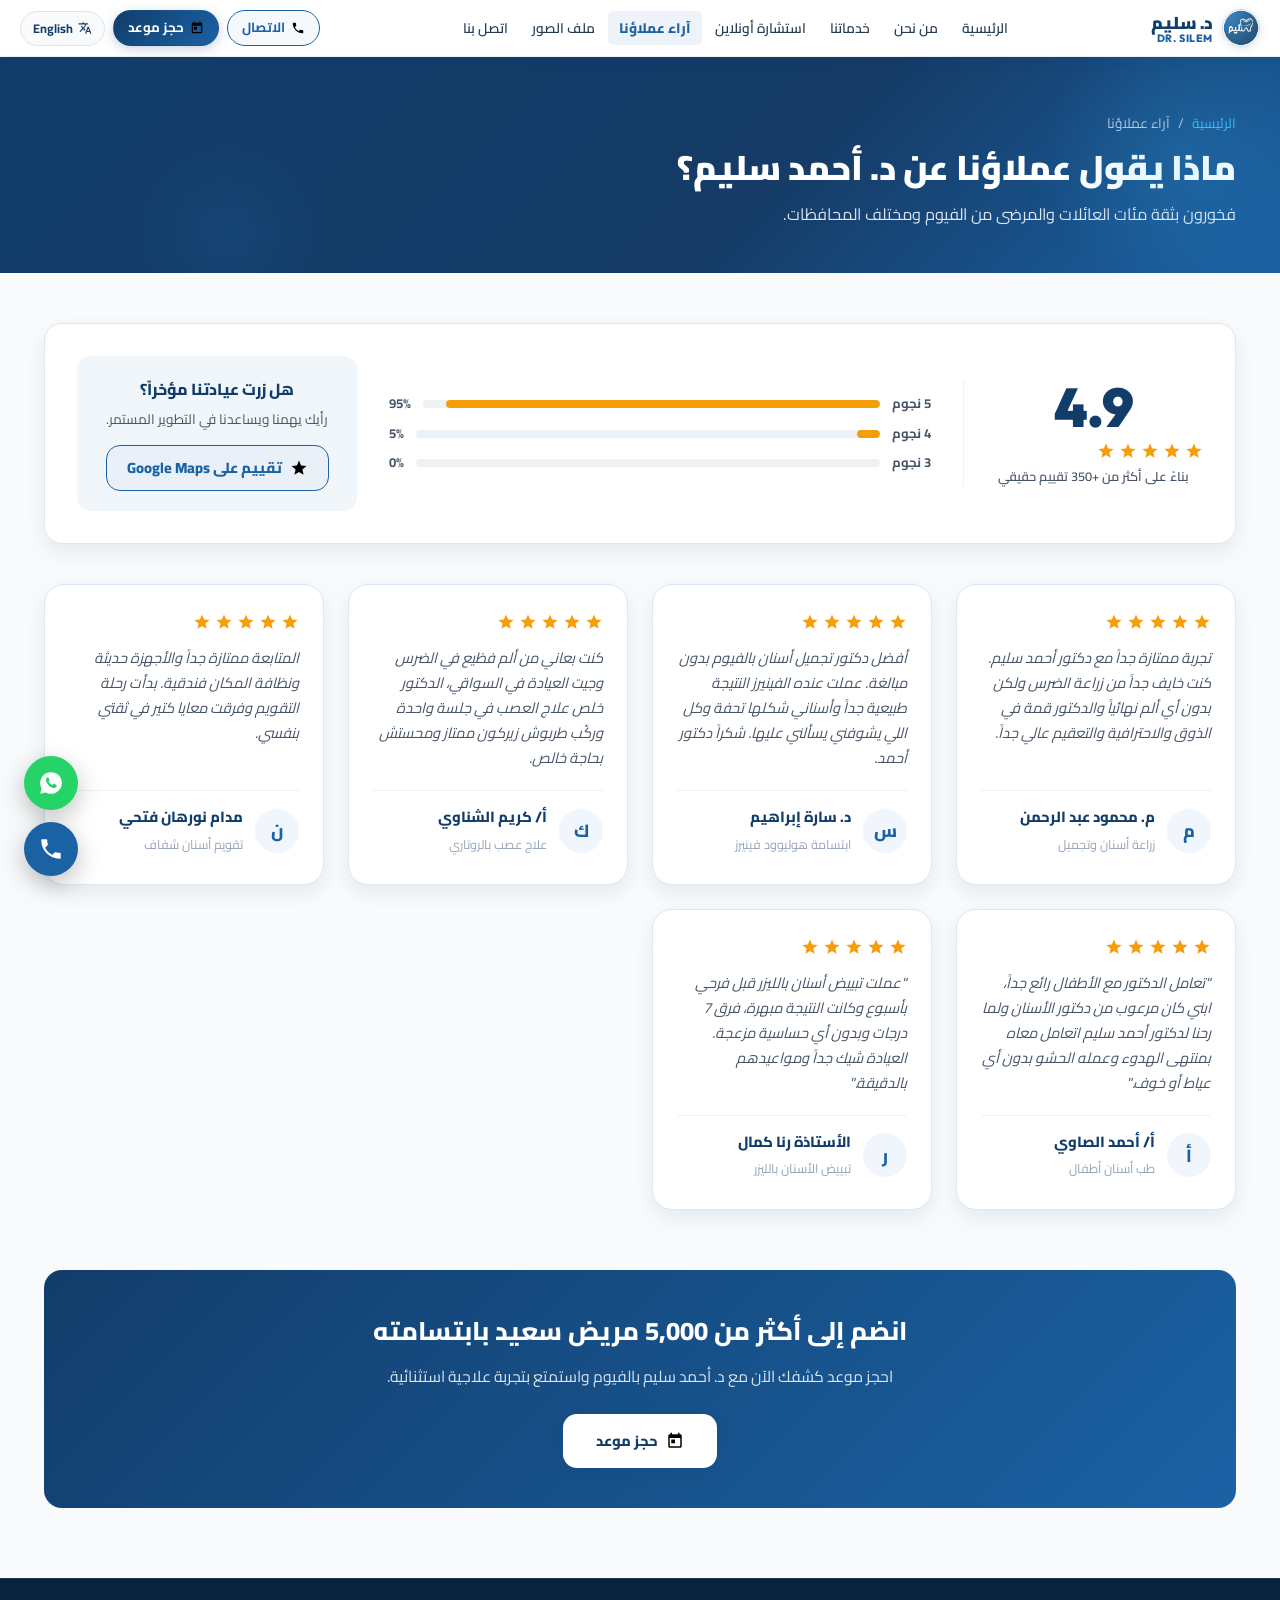
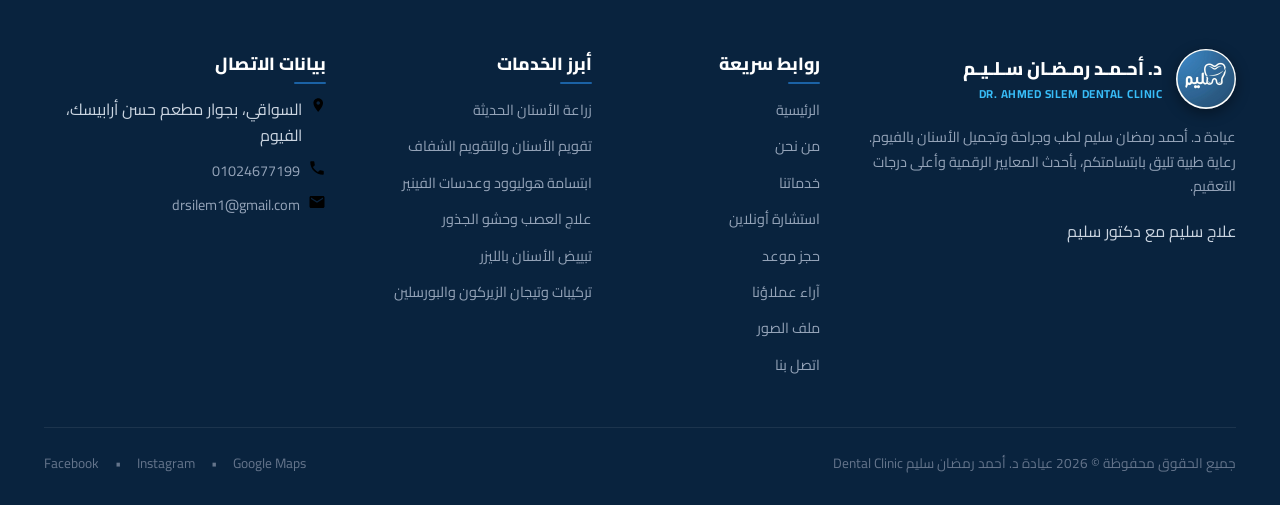
<file: reviews.html>
<!DOCTYPE html>
<html lang="ar" dir="rtl">
<head>
  <meta charset="UTF-8">
  <meta name="viewport" content="width=device-width, initial-scale=1.0">
  <title>آراء وتقييمات مرضانا | عيادة د. أحمد رمضان سليم - الفيوم</title>
  <meta name="description" content="تجارب وآراء مرضى عيادة د. أحمد رمضان سليم لطب وتجميل الأسنان بالفيوم. تقييم 4.9/5 لأفضل خدمات زراعة الأسنان، الفينير، التقويم، وعلاج الجذور بدون ألم.">
  <meta name="keywords" content="اراء دكتور احمد سليم, تقييمات دكتور اسنان الفيوم, تجارب فينير الفيوم, زراعة اسنان بدون الم">
  
  <meta property="og:title" content="آراء وتقييمات عملاؤنا | عيادة د. أحمد رمضان سليم">
  <meta property="og:description" content="شاهد تجارب وقصص نجاح مرضانا بعد إتمام رحلة علاج وتجميل أسنانهم في السواقي بالفيوم.">
  <meta property="og:image" content="assets/images/hero-banner.webp">
  <meta property="og:type" content="website">

  <!-- Favicon -->
  <link rel="icon" type="image/png" href="assets/images/favicon.png">
  <link rel="apple-touch-icon" href="assets/images/silem-logo.png">

  <!-- Google Fonts: Cairo & Outfit -->
  <link rel="preconnect" href="https://fonts.googleapis.com">
  <link rel="preconnect" href="https://fonts.gstatic.com" crossorigin>
  <link href="https://fonts.googleapis.com/css2?family=Cairo:wght@400;500;600;700;800;900&family=Outfit:wght@400;500;600;700;800&display=swap" rel="stylesheet">

  <!-- Core Stylesheet -->
  <link rel="stylesheet" href="assets/css/style.css">
</head>
<body>

  <!-- Main Sticky Header -->
  <header class="site-header" id="siteHeader">
    <div class="container header-inner">
      <!-- Brand Logo -->
      <a href="index.html" class="brand-logo" aria-label="د. سليم | Dr. Silem">
        <img src="assets/images/silem-logo.webp" alt="د. سليم Dr. Silem" class="brand-logo-img" width="38" height="38">
        <div class="brand-logo-text">
          <span class="brand-name">د. سليم</span>
          <span class="brand-sub">Dr. Silem</span>
        </div>
      </a>

      <!-- Main Navigation -->
      <nav class="main-nav" aria-label="Main Navigation">
        <a href="index.html" class="nav-link" data-i18n="navHome">الرئيسية</a>
        <a href="index.html#about" class="nav-link" data-i18n="navAbout">من نحن</a>
        <a href="index.html#services" class="nav-link" data-i18n="navServices">خدماتنا</a>
        <a href="consultation.html" class="nav-link" data-i18n="navConsultation">استشارة أونلاين</a>
        <a href="reviews.html" class="nav-link active" data-i18n="navReviews">آراء عملاؤنا</a>
        <a href="gallery.html" class="nav-link" data-i18n="navGallery">ملف الصور</a>
        <a href="index.html#contact" class="nav-link" data-i18n="navContact">اتصل بنا</a>
      </nav>

      <!-- Header Actions -->
      <div class="header-actions">
        <!-- Direct Phone CTA -->
        <a href="tel:01024677199" class="btn btn-outline-call">
          <svg viewBox="0 0 24 24"><path d="M6.62 10.79c1.44 2.83 3.76 5.14 6.59 6.59l2.2-2.2c.27-.27.67-.36 1.02-.24 1.12.37 2.33.57 3.57.57.55 0 1 .45 1 1V20c0 .55-.45 1-1 1-9.39 0-17-7.61-17-17 0-.55.45-1 1-1h3.5c.55 0 1 .45 1 1 0 1.25.2 2.45.57 3.57.11.35.03.74-.25 1.02l-2.2 2.2z"/></svg>
          <span data-i18n="callUs">الاتصال</span>
        </a>

        <!-- Book Appointment Button -->
        <a href="booking.html" class="btn btn-primary">
          <svg viewBox="0 0 24 24"><path d="M19 3h-1V1h-2v2H8V1H6v2H5c-1.11 0-2 .9-2 2v14c0 1.1.89 2 2 2h14c1.1 0 2-.9 2-2V5c0-1.1-.9-2-2-2zm0 16H5V8h14v11zM7 10h5v5H7z"/></svg>
          <span data-i18n="bookNow">حجز موعد</span>
        </a>

        <!-- Language Switcher -->
        <button class="lang-switcher" id="langToggleBtn" aria-label="Switch Language">
          <svg viewBox="0 0 24 24"><path d="M12.87 15.07l-2.54-2.51.03-.03c1.74-1.94 2.98-4.17 3.71-6.53H17V4h-7V2H8v2H1v1.99h11.17C11.5 7.92 10.44 9.75 9 11.35 8.07 10.32 7.3 9.19 6.69 8h-2c.73 1.63 1.73 3.17 2.98 4.56l-5.09 5.02L4 19l5-5 3.11 3.11.76-2.04zM18.5 10h-2L12 22h2l1.12-3h4.75L21 22h2l-4.5-12zm-2.62 7l1.62-4.33L19.12 17h-3.24z"/></svg>
          <span>English</span>
        </button>

        <!-- Mobile Nav Toggle -->
        <button class="mobile-nav-toggle" id="mobileNavToggle" aria-label="Toggle menu">
          <svg viewBox="0 0 24 24"><path d="M3 18h18v-2H3v2zm0-5h18v-2H3v2zm0-7v2h18V6H3z"/></svg>
        </button>
      </div>
    </div>
  </header>

  <!-- Mobile Drawer -->
  <div class="mobile-drawer" id="mobileDrawer">
    <div class="drawer-header">
      <div style="display: flex; align-items: center; gap: 10px;">
        <img src="assets/images/silem-logo.webp" alt="د. سليم Dr. Silem" width="38" height="38" style="border-radius: 50%;">
        <div style="display: flex; align-items: baseline; gap: 6px;">
          <span style="font-weight: 900; font-size: 1.15rem; color: var(--primary);">د. سليم</span>
          <span style="font-family: var(--font-en); font-weight: 800; font-size: 0.85rem; color: var(--blue-brand);">Dr. Silem</span>
        </div>
      </div>
      <button class="drawer-close" id="drawerClose" aria-label="Close menu">
        <svg width="24" height="24" viewBox="0 0 24 24"><path d="M19 6.41L17.59 5 12 10.59 6.41 5 5 6.41 10.59 12 5 17.59 6.41 19 12 13.41 17.59 19 19 17.59 13.41 12z"/></svg>
      </button>
    </div>
    <nav class="drawer-links">
      <a href="index.html" data-i18n="navHome">الرئيسية</a>
      <a href="index.html#about" data-i18n="navAbout">من نحن</a>
      <a href="index.html#services" data-i18n="navServices">خدماتنا</a>
      <a href="consultation.html" data-i18n="navConsultation">استشارة أونلاين</a>
      <a href="reviews.html" data-i18n="navReviews" style="color: var(--blue-brand); font-weight: 800;">آراء عملاؤنا</a>
      <a href="gallery.html" data-i18n="navGallery">ملف الصور</a>
      <a href="index.html#contact" data-i18n="navContact">اتصل بنا</a>
      <a href="booking.html" data-i18n="bookNow">حجز موعد فوري</a>
    </nav>
    <div style="margin-top: auto; display: flex; flex-direction: column; gap: 10px;">
      <a href="tel:01024677199" class="btn btn-outline-call" style="width: 100%;">
        <svg width="18" height="18" viewBox="0 0 24 24"><path d="M6.62 10.79c1.44 2.83 3.76 5.14 6.59 6.59l2.2-2.2c.27-.27.67-.36 1.02-.24 1.12.37 2.33.57 3.57.57.55 0 1 .45 1 1V20c0 .55-.45 1-1 1-9.39 0-17-7.61-17-17 0-.55.45-1 1-1h3.5c.55 0 1 .45 1 1 0 1.25.2 2.45.57 3.57.11.35.03.74-.25 1.02l-2.2 2.2z"/></svg>
        <span>01024677199</span>
      </a>
      <a href="https://wa.me/201024677199" target="_blank" rel="noopener" class="btn btn-whatsapp" style="width: 100%;">
        <svg width="18" height="18" viewBox="0 0 24 24"><path d="M16.75 13.96c.25.13.41.2.46.3.06.11.04.61-.21 1.18-.2.56-1.24 1.1-1.7 1.12-.46.02-.47.36-2.96-.73-2.49-1.09-3.99-3.75-4.11-3.92-.12-.17-.99-1.38-.99-2.63 0-1.25.64-1.87.87-2.13.23-.26.5-.32.67-.32.17 0 .34 0 .49.01.15.01.36-.06.56.42.2.49.69 1.68.75 1.8.06.12.1.26.02.43-.08.17-.12.28-.24.42-.12.14-.26.31-.37.42-.12.11-.24.23-.1.47.14.24.62 1.02 1.33 1.65.91.81 1.68 1.06 1.92 1.18.24.12.38.1.52-.06.14-.16.6-.7.76-.94.16-.24.32-.2.54-.12l.14.07zM12 2a10 10 0 0 0-8.6 15.1L2 22l5.1-1.3A10 10 0 1 0 12 2z"/></svg>
        <span data-i18n="heroCtaWhatsapp">تواصل عبر واتساب</span>
      </a>
    </div>
  </div>
  <div class="drawer-overlay" id="drawerOverlay"></div>

  <!-- Page Header Banner -->
  <section class="page-header-banner">
    <div class="container">
      <div class="page-breadcrumb">
        <a href="index.html" data-i18n="navHome">الرئيسية</a>
        <span>/</span>
        <span data-i18n="navReviews">آراء عملاؤنا</span>
      </div>
      <h1 class="page-title" data-i18n="reviewsTitle">ماذا يقول عملاؤنا عن د. أحمد سليم؟</h1>
      <p class="page-subtitle" data-i18n="reviewsSubtitle">فخورون بثقة مئات العائلات والمرضى من الفيوم ومختلف المحافظات.</p>
    </div>
  </section>

  <!-- Reviews Section -->
  <section class="section" id="reviews" style="padding-top: 50px;">
    <div class="container">

      <!-- Overall Rating Summary Card -->
      <div class="reviews-summary-card">
        <div class="rev-summary-score">
          <div class="rev-score-num">4.9</div>
          <div class="review-stars" style="margin-bottom: 6px;">
            <svg viewBox="0 0 24 24"><path d="M12 17.27L18.18 21l-1.64-7.03L22 9.24l-7.19-.61L12 2 9.19 8.63 2 9.24l5.46 4.73L5.82 21z"/></svg>
            <svg viewBox="0 0 24 24"><path d="M12 17.27L18.18 21l-1.64-7.03L22 9.24l-7.19-.61L12 2 9.19 8.63 2 9.24l5.46 4.73L5.82 21z"/></svg>
            <svg viewBox="0 0 24 24"><path d="M12 17.27L18.18 21l-1.64-7.03L22 9.24l-7.19-.61L12 2 9.19 8.63 2 9.24l5.46 4.73L5.82 21z"/></svg>
            <svg viewBox="0 0 24 24"><path d="M12 17.27L18.18 21l-1.64-7.03L22 9.24l-7.19-.61L12 2 9.19 8.63 2 9.24l5.46 4.73L5.82 21z"/></svg>
            <svg viewBox="0 0 24 24"><path d="M12 17.27L18.18 21l-1.64-7.03L22 9.24l-7.19-.61L12 2 9.19 8.63 2 9.24l5.46 4.73L5.82 21z"/></svg>
          </div>
          <div class="rev-score-count">بناءً على أكثر من +350 تقييم حقيقي</div>
        </div>

        <div class="rev-summary-bars">
          <div class="rev-bar-row">
            <span>5 نجوم</span>
            <div class="rev-progress-bg"><div class="rev-progress-fill" style="width: 95%;"></div></div>
            <span>95%</span>
          </div>
          <div class="rev-bar-row">
            <span>4 نجوم</span>
            <div class="rev-progress-bg"><div class="rev-progress-fill" style="width: 5%;"></div></div>
            <span>5%</span>
          </div>
          <div class="rev-bar-row">
            <span>3 نجوم</span>
            <div class="rev-progress-bg"><div class="rev-progress-fill" style="width: 0%;"></div></div>
            <span>0%</span>
          </div>
        </div>

        <div class="rev-summary-cta">
          <div style="font-weight: 800; color: var(--primary); margin-bottom: 6px;">هل زرت عيادتنا مؤخراً؟</div>
          <p style="font-size: 0.85rem; color: var(--text-muted); margin-bottom: 14px;">رأيك يهمنا ويساعدنا في التطوير المستمر.</p>
          <a href="https://maps.app.goo.gl/LMZKYL1UiipCTPdf8" target="_blank" rel="noopener" class="btn btn-outline-call">
            <svg viewBox="0 0 24 24"><path d="M12 17.27L18.18 21l-1.64-7.03L22 9.24l-7.19-.61L12 2 9.19 8.63 2 9.24l5.46 4.73L5.82 21z"/></svg>
            <span>تقييم على Google Maps</span>
          </a>
        </div>
      </div>

      <!-- Reviews Grid -->
      <div class="reviews-grid" style="margin-top: 40px;">
        <!-- Review 1 -->
        <div class="review-card">
          <div>
            <div class="review-stars">
              <svg viewBox="0 0 24 24"><path d="M12 17.27L18.18 21l-1.64-7.03L22 9.24l-7.19-.61L12 2 9.19 8.63 2 9.24l5.46 4.73L5.82 21z"/></svg>
              <svg viewBox="0 0 24 24"><path d="M12 17.27L18.18 21l-1.64-7.03L22 9.24l-7.19-.61L12 2 9.19 8.63 2 9.24l5.46 4.73L5.82 21z"/></svg>
              <svg viewBox="0 0 24 24"><path d="M12 17.27L18.18 21l-1.64-7.03L22 9.24l-7.19-.61L12 2 9.19 8.63 2 9.24l5.46 4.73L5.82 21z"/></svg>
              <svg viewBox="0 0 24 24"><path d="M12 17.27L18.18 21l-1.64-7.03L22 9.24l-7.19-.61L12 2 9.19 8.63 2 9.24l5.46 4.73L5.82 21z"/></svg>
              <svg viewBox="0 0 24 24"><path d="M12 17.27L18.18 21l-1.64-7.03L22 9.24l-7.19-.61L12 2 9.19 8.63 2 9.24l5.46 4.73L5.82 21z"/></svg>
            </div>
            <p class="review-text" data-i18n="rev1Text">"تجربة ممتازة جداً مع دكتور أحمد سليم. كنت خايف جداً من زراعة الضرس ولكن بدون أي ألم نهائياً والدكتور قمة في الذوق والاحترافية والتعقيم عالي جداً."</p>
          </div>
          <div class="reviewer-meta">
            <div class="reviewer-avatar">م</div>
            <div class="reviewer-info">
              <h5 data-i18n="rev1Name">م. محمود عبد الرحمن</h5>
              <span data-i18n="rev1Service">زراعة أسنان وتجميل</span>
            </div>
          </div>
        </div>

        <!-- Review 2 -->
        <div class="review-card">
          <div>
            <div class="review-stars">
              <svg viewBox="0 0 24 24"><path d="M12 17.27L18.18 21l-1.64-7.03L22 9.24l-7.19-.61L12 2 9.19 8.63 2 9.24l5.46 4.73L5.82 21z"/></svg>
              <svg viewBox="0 0 24 24"><path d="M12 17.27L18.18 21l-1.64-7.03L22 9.24l-7.19-.61L12 2 9.19 8.63 2 9.24l5.46 4.73L5.82 21z"/></svg>
              <svg viewBox="0 0 24 24"><path d="M12 17.27L18.18 21l-1.64-7.03L22 9.24l-7.19-.61L12 2 9.19 8.63 2 9.24l5.46 4.73L5.82 21z"/></svg>
              <svg viewBox="0 0 24 24"><path d="M12 17.27L18.18 21l-1.64-7.03L22 9.24l-7.19-.61L12 2 9.19 8.63 2 9.24l5.46 4.73L5.82 21z"/></svg>
              <svg viewBox="0 0 24 24"><path d="M12 17.27L18.18 21l-1.64-7.03L22 9.24l-7.19-.61L12 2 9.19 8.63 2 9.24l5.46 4.73L5.82 21z"/></svg>
            </div>
            <p class="review-text" data-i18n="rev2Text">"أفضل دكتور تجميل أسنان بالفيوم بدون مبالغة. عملت عنده الفينيرز النتيجة طبيعية جداً وأسناني شكلها تحفة وكل اللي يشوفني يسألني عليها. شكراً دكتور أحمد."</p>
          </div>
          <div class="reviewer-meta">
            <div class="reviewer-avatar">س</div>
            <div class="reviewer-info">
              <h5 data-i18n="rev2Name">د. سارة إبراهيم</h5>
              <span data-i18n="rev2Service">ابتسامة هوليوود فينيرز</span>
            </div>
          </div>
        </div>

        <!-- Review 3 -->
        <div class="review-card">
          <div>
            <div class="review-stars">
              <svg viewBox="0 0 24 24"><path d="M12 17.27L18.18 21l-1.64-7.03L22 9.24l-7.19-.61L12 2 9.19 8.63 2 9.24l5.46 4.73L5.82 21z"/></svg>
              <svg viewBox="0 0 24 24"><path d="M12 17.27L18.18 21l-1.64-7.03L22 9.24l-7.19-.61L12 2 9.19 8.63 2 9.24l5.46 4.73L5.82 21z"/></svg>
              <svg viewBox="0 0 24 24"><path d="M12 17.27L18.18 21l-1.64-7.03L22 9.24l-7.19-.61L12 2 9.19 8.63 2 9.24l5.46 4.73L5.82 21z"/></svg>
              <svg viewBox="0 0 24 24"><path d="M12 17.27L18.18 21l-1.64-7.03L22 9.24l-7.19-.61L12 2 9.19 8.63 2 9.24l5.46 4.73L5.82 21z"/></svg>
              <svg viewBox="0 0 24 24"><path d="M12 17.27L18.18 21l-1.64-7.03L22 9.24l-7.19-.61L12 2 9.19 8.63 2 9.24l5.46 4.73L5.82 21z"/></svg>
            </div>
            <p class="review-text" data-i18n="rev3Text">"كنت بعاني من ألم فظيع في الضرس وجيت العيادة في السواقي، الدكتور خلص علاج العصب في جلسة واحدة وركّب طربوش زيركون ممتاز ومحستش بحاجة خالص."</p>
          </div>
          <div class="reviewer-meta">
            <div class="reviewer-avatar">ك</div>
            <div class="reviewer-info">
              <h5 data-i18n="rev3Name">أ/ كريم الشناوي</h5>
              <span data-i18n="rev3Service">علاج عصب بالروتاري</span>
            </div>
          </div>
        </div>

        <!-- Review 4 -->
        <div class="review-card">
          <div>
            <div class="review-stars">
              <svg viewBox="0 0 24 24"><path d="M12 17.27L18.18 21l-1.64-7.03L22 9.24l-7.19-.61L12 2 9.19 8.63 2 9.24l5.46 4.73L5.82 21z"/></svg>
              <svg viewBox="0 0 24 24"><path d="M12 17.27L18.18 21l-1.64-7.03L22 9.24l-7.19-.61L12 2 9.19 8.63 2 9.24l5.46 4.73L5.82 21z"/></svg>
              <svg viewBox="0 0 24 24"><path d="M12 17.27L18.18 21l-1.64-7.03L22 9.24l-7.19-.61L12 2 9.19 8.63 2 9.24l5.46 4.73L5.82 21z"/></svg>
              <svg viewBox="0 0 24 24"><path d="M12 17.27L18.18 21l-1.64-7.03L22 9.24l-7.19-.61L12 2 9.19 8.63 2 9.24l5.46 4.73L5.82 21z"/></svg>
              <svg viewBox="0 0 24 24"><path d="M12 17.27L18.18 21l-1.64-7.03L22 9.24l-7.19-.61L12 2 9.19 8.63 2 9.24l5.46 4.73L5.82 21z"/></svg>
            </div>
            <p class="review-text" data-i18n="rev4Text">"المتابعة ممتازة جداً والأجهزة حديثة ونظافة المكان فندقية. بدأت رحلة التقويم وفرقت معايا كتير في ثقتي بنفسي."</p>
          </div>
          <div class="reviewer-meta">
            <div class="reviewer-avatar">ن</div>
            <div class="reviewer-info">
              <h5 data-i18n="rev4Name">مدام نورهان فتحي</h5>
              <span data-i18n="rev4Service">تقويم أسنان شفاف</span>
            </div>
          </div>
        </div>

        <!-- Review 5 -->
        <div class="review-card">
          <div>
            <div class="review-stars">
              <svg viewBox="0 0 24 24"><path d="M12 17.27L18.18 21l-1.64-7.03L22 9.24l-7.19-.61L12 2 9.19 8.63 2 9.24l5.46 4.73L5.82 21z"/></svg>
              <svg viewBox="0 0 24 24"><path d="M12 17.27L18.18 21l-1.64-7.03L22 9.24l-7.19-.61L12 2 9.19 8.63 2 9.24l5.46 4.73L5.82 21z"/></svg>
              <svg viewBox="0 0 24 24"><path d="M12 17.27L18.18 21l-1.64-7.03L22 9.24l-7.19-.61L12 2 9.19 8.63 2 9.24l5.46 4.73L5.82 21z"/></svg>
              <svg viewBox="0 0 24 24"><path d="M12 17.27L18.18 21l-1.64-7.03L22 9.24l-7.19-.61L12 2 9.19 8.63 2 9.24l5.46 4.73L5.82 21z"/></svg>
              <svg viewBox="0 0 24 24"><path d="M12 17.27L18.18 21l-1.64-7.03L22 9.24l-7.19-.61L12 2 9.19 8.63 2 9.24l5.46 4.73L5.82 21z"/></svg>
            </div>
            <p class="review-text">"تعامل الدكتور مع الأطفال رائع جداً، ابني كان مرعوب من دكتور الأسنان ولما رحنا لدكتور أحمد سليم اتعامل معاه بمنتهى الهدوء وعمله الحشو بدون أي عياط أو خوف."</p>
          </div>
          <div class="reviewer-meta">
            <div class="reviewer-avatar">أ</div>
            <div class="reviewer-info">
              <h5>أ/ أحمد الصاوي</h5>
              <span>طب أسنان أطفال</span>
            </div>
          </div>
        </div>

        <!-- Review 6 -->
        <div class="review-card">
          <div>
            <div class="review-stars">
              <svg viewBox="0 0 24 24"><path d="M12 17.27L18.18 21l-1.64-7.03L22 9.24l-7.19-.61L12 2 9.19 8.63 2 9.24l5.46 4.73L5.82 21z"/></svg>
              <svg viewBox="0 0 24 24"><path d="M12 17.27L18.18 21l-1.64-7.03L22 9.24l-7.19-.61L12 2 9.19 8.63 2 9.24l5.46 4.73L5.82 21z"/></svg>
              <svg viewBox="0 0 24 24"><path d="M12 17.27L18.18 21l-1.64-7.03L22 9.24l-7.19-.61L12 2 9.19 8.63 2 9.24l5.46 4.73L5.82 21z"/></svg>
              <svg viewBox="0 0 24 24"><path d="M12 17.27L18.18 21l-1.64-7.03L22 9.24l-7.19-.61L12 2 9.19 8.63 2 9.24l5.46 4.73L5.82 21z"/></svg>
              <svg viewBox="0 0 24 24"><path d="M12 17.27L18.18 21l-1.64-7.03L22 9.24l-7.19-.61L12 2 9.19 8.63 2 9.24l5.46 4.73L5.82 21z"/></svg>
            </div>
            <p class="review-text">"عملت تبييض أسنان بالليزر قبل فرحي بأسبوع وكانت النتيجة مبهرة، فرق 7 درجات وبدون أي حساسية مزعجة. العيادة شيك جداً ومواعيدهم بالدقيقة."</p>
          </div>
          <div class="reviewer-meta">
            <div class="reviewer-avatar">ر</div>
            <div class="reviewer-info">
              <h5>الأستاذة رنا كمال</h5>
              <span>تبييض الأسنان بالليزر</span>
            </div>
          </div>
        </div>
      </div>

      <!-- Booking CTA Box -->
      <div style="background: linear-gradient(135deg, var(--primary) 0%, var(--blue-brand) 100%); border-radius: 18px; padding: 40px; text-align: center; color: #ffffff; margin-top: 60px;">
        <h3 style="font-size: 1.6rem; font-weight: 800; margin-bottom: 12px; color: #ffffff;">انضم إلى أكثر من 5,000 مريض سعيد بابتسامته</h3>
        <p style="color: rgba(255, 255, 255, 0.85); font-size: 0.98rem; max-width: 600px; margin: 0 auto 24px auto;">احجز موعد كشفك الآن مع د. أحمد سليم بالفيوم واستمتع بتجربة علاجية استثنائية.</p>
        <a href="booking.html" class="btn btn-primary" style="background: #ffffff; color: var(--primary); padding: 14px 32px; font-weight: 800;">
          <svg viewBox="0 0 24 24"><path d="M19 3h-1V1h-2v2H8V1H6v2H5c-1.11 0-2 .9-2 2v14c0 1.1.89 2 2 2h14c1.1 0 2-.9 2-2V5c0-1.1-.9-2-2-2zm0 16H5V8h14v11zM7 10h5v5H7z"/></svg>
          <span data-i18n="bookNow">احجز موعدك الآن</span>
        </a>
      </div>

    </div>
  </section>

  <!-- Footer -->
  <footer class="site-footer">
    <div class="container">
      <div class="footer-grid">
        <!-- Col 1: About -->
        <div class="footer-col">
          <div class="footer-brand">
            <img src="assets/images/silem-logo.webp" alt="د. أحمد رمضان سليم" class="footer-logo-img">
            <div>
              <h3 style="color: #ffffff; font-size: 1.15rem; font-weight: 800; margin: 0;">د. أحـمـد رمـضـان سـلـيـم</h3>
              <div style="color: #38bdf8; font-size: 0.72rem; font-weight: 700; letter-spacing: 0.5px;">DR. AHMED SILEM DENTAL CLINIC</div>
            </div>
          </div>
          <p class="footer-desc" data-i18n="footerAbout">
            عيادة د. أحمد رمضان سليم لطب وجراحة وتجميل الأسنان بالفيوم. رعاية طبية تليق بابتسامتكم، بأحدث المعايير الرقمية وأعلى درجات التعقيم.
          </p>
          <div class="top-tagline" data-i18n="footerTagline">علاج سليم مع دكتور سليم</div>
        </div>

        <!-- Col 2: Navigation Links -->
        <div class="footer-col">
          <h4 data-i18n="footerLinks">روابط سريعة</h4>
          <ul class="footer-links">
            <li><a href="index.html" data-i18n="navHome">الرئيسية</a></li>
            <li><a href="index.html#about" data-i18n="navAbout">من نحن</a></li>
            <li><a href="index.html#services" data-i18n="navServices">خدماتنا</a></li>
            <li><a href="consultation.html" data-i18n="navConsultation">استشارة أونلاين</a></li>
            <li><a href="booking.html" data-i18n="bookNow">حجز موعد</a></li>
            <li><a href="reviews.html" data-i18n="navReviews">آراء عملاؤنا</a></li>
            <li><a href="gallery.html" data-i18n="navGallery">ملف الصور</a></li>
            <li><a href="index.html#contact" data-i18n="navContact">اتصل بنا</a></li>
          </ul>
        </div>

        <!-- Col 3: Services -->
        <div class="footer-col">
          <h4 data-i18n="footerServicesList">أبرز الخدمات</h4>
          <ul class="footer-links">
            <li><a href="index.html#services" data-i18n="srv1Title">زراعة الأسنان الحديثة</a></li>
            <li><a href="index.html#services" data-i18n="srv2Title">تقويم الأسنان والتقويم الشفاف</a></li>
            <li><a href="index.html#services" data-i18n="srv3Title">ابتسامة هوليوود وعدسات الفينير</a></li>
            <li><a href="index.html#services" data-i18n="srv4Title">علاج العصب وحشو الجذور</a></li>
            <li><a href="index.html#services" data-i18n="srv5Title">تبييض الأسنان بالليزر</a></li>
            <li><a href="index.html#services" data-i18n="srv6Title">تركيبات وتيجان الزيركون</a></li>
          </ul>
        </div>

        <!-- Col 4: Contact & Location Info -->
        <div class="footer-col">
          <h4 data-i18n="footerContactHeading">بيانات الاتصال</h4>
          <ul class="footer-links">
            <li style="display: flex; gap: 8px;">
              <svg width="18" height="18" fill="var(--teal-light)" viewBox="0 0 24 24"><path d="M12 2C8.13 2 5 5.13 5 9c0 5.25 7 13 7 13s7-7.75 7-13c0-3.87-3.13-7-7-7zm0 9.5c-1.38 0-2.5-1.12-2.5-2.5s1.12-2.5 2.5-2.5 2.5 1.12 2.5 2.5-1.12 2.5-2.5 2.5z"/></svg>
              <span data-i18n="addressShort">السواقي، بجوار مطعم حسن أرابيسك، الفيوم</span>
            </li>
            <li style="display: flex; gap: 8px;">
              <svg width="18" height="18" fill="var(--teal-light)" viewBox="0 0 24 24"><path d="M6.62 10.79c1.44 2.83 3.76 5.14 6.59 6.59l2.2-2.2c.27-.27.67-.36 1.02-.24 1.12.37 2.33.57 3.57.57.55 0 1 .45 1 1V20c0 .55-.45 1-1 1-9.39 0-17-7.61-17-17 0-.55.45-1 1-1h3.5c.55 0 1 .45 1 1 0 1.25.2 2.45.57 3.57.11.35.03.74-.25 1.02l-2.2 2.2z"/></svg>
              <a href="tel:01024677199" dir="ltr">01024677199</a>
            </li>
            <li style="display: flex; gap: 8px;">
              <svg width="18" height="18" fill="var(--teal-light)" viewBox="0 0 24 24"><path d="M20 4H4c-1.1 0-1.99.9-1.99 2L2 18c0 1.1.9 2 2 2h16c1.1 0 2-.9 2-2V6c0-1.1-.9-2-2-2zm0 4l-8 5-8-5V6l8 5 8-5v2z"/></svg>
              <a href="mailto:drsilem1@gmail.com" dir="ltr">drsilem1@gmail.com</a>
            </li>
          </ul>
        </div>
      </div>

      <div class="footer-bottom">
        <div data-i18n="footerRights">جميع الحقوق محفوظة © 2026 عيادة د. أحمد رمضان سليم Dental Clinic</div>
        <div style="display: flex; gap: 16px;">
          <a href="https://maps.app.goo.gl/LMZKYL1UiipCTPdf8" target="_blank" rel="noopener">Google Maps</a>
          <span>•</span>
          <a href="https://www.instagram.com/drsilem" target="_blank" rel="noopener">Instagram</a>
          <span>•</span>
          <a href="https://www.facebook.com/Drsilem" target="_blank" rel="noopener">Facebook</a>
        </div>
      </div>
    </div>
  </footer>

  <!-- Floating Mobile Quick Action Bar -->
  <div class="floating-actions">
    <a href="https://wa.me/201024677199" target="_blank" rel="noopener" class="float-btn float-whatsapp" aria-label="WhatsApp">
      <svg viewBox="0 0 24 24"><path d="M16.75 13.96c.25.13.41.2.46.3.06.11.04.61-.21 1.18-.2.56-1.24 1.1-1.7 1.12-.46.02-.47.36-2.96-.73-2.49-1.09-3.99-3.75-4.11-3.92-.12-.17-.99-1.38-.99-2.63 0-1.25.64-1.87.87-2.13.23-.26.5-.32.67-.32.17 0 .34 0 .49.01.15.01.36-.06.56.42.2.49.69 1.68.75 1.8.06.12.1.26.02.43-.08.17-.12.28-.24.42-.12.14-.26.31-.37.42-.12.11-.24.23-.1.47.14.24.62 1.02 1.33 1.65.91.81 1.68 1.06 1.92 1.18.24.12.38.1.52-.06.14-.16.6-.7.76-.94.16-.24.32-.2.54-.12l.14.07zM12 2a10 10 0 0 0-8.6 15.1L2 22l5.1-1.3A10 10 0 1 0 12 2z"/></svg>
    </a>
    <a href="tel:01024677199" class="float-btn float-call" aria-label="Direct Call">
      <svg viewBox="0 0 24 24"><path d="M6.62 10.79c1.44 2.83 3.76 5.14 6.59 6.59l2.2-2.2c.27-.27.67-.36 1.02-.24 1.12.37 2.33.57 3.57.57.55 0 1 .45 1 1V20c0 .55-.45 1-1 1-9.39 0-17-7.61-17-17 0-.55.45-1 1-1h3.5c.55 0 1 .45 1 1 0 1.25.2 2.45.57 3.57.11.35.03.74-.25 1.02l-2.2 2.2z"/></svg>
    </a>
  </div>

  <!-- Toast Message Element -->
  <div class="toast-msg" id="toastMsg"></div>

  <!-- Scripts -->
  <script src="assets/js/translations.js"></script>
  <script src="assets/js/main.js"></script>
</body>
</html>
</file>
<file: assets/css/style.css>
/* ==========================================================================
   Dr. Ahmed Ramadan Silem Dental Clinic - Design System & Modern Stylesheet
   Color Palette derived from the Official Dr. Silem Circular Dental Blue Logo
   ========================================================================== */

:root {
  /* Brand Color Palette - Silem Sapphire Blue Identity */
  --primary: #123d6a;
  --primary-light: #1b62a5;
  --primary-dark: #09233e;
  --blue-brand: #1b62a5;
  --blue-vibrant: #2372be;
  --blue-sky: #38bdf8;
  --blue-soft: #f0f6fc;
  --blue-soft-alt: #e4effa;
  --blue-border: rgba(27, 98, 165, 0.2);
  --blue-glow: rgba(27, 98, 165, 0.35);

  /* Gold & Warm Accents for stars, highlights & badges */
  --gold: #f59e0b;
  --gold-dark: #d97706;
  --gold-soft: rgba(245, 158, 11, 0.12);
  
  /* Neutrals & Surfaces */
  --bg-main: #f8fafc;
  --bg-card: #ffffff;
  --bg-card-alt: #f1f6fb;
  --text-main: #0a1f33;
  --text-muted: #475569;
  --text-light: #94a3b8;
  --border: #dbe7f3;
  --border-light: #edf3fa;
  
  /* Status Colors */
  --success: #10b981;
  --vodafone-red: #e60000;
  --paymob-blue: #0056b3;

  /* Typography */
  --font-ar: 'Cairo', system-ui, -apple-system, BlinkMacSystemFont, 'Segoe UI', Roboto, sans-serif;
  --font-en: 'Outfit', 'Inter', system-ui, -apple-system, BlinkMacSystemFont, sans-serif;

  /* Elevations */
  --shadow-sm: 0 2px 6px rgba(18, 61, 106, 0.05);
  --shadow-md: 0 8px 20px rgba(18, 61, 106, 0.08);
  --shadow-lg: 0 16px 36px rgba(18, 61, 106, 0.12);
  --shadow-xl: 0 24px 52px rgba(18, 61, 106, 0.16);

  /* Transitions */
  --transition: all 0.3s cubic-bezier(0.4, 0, 0.2, 1);
  --radius-sm: 8px;
  --radius-md: 14px;
  --radius-lg: 20px;
  --radius-xl: 28px;
}

/* Base Styles */
* {
  box-sizing: border-box;
  margin: 0;
  padding: 0;
}

html {
  scroll-behavior: smooth;
  font-size: 16px;
}

body {
  font-family: var(--font-ar);
  background-color: var(--bg-main);
  color: var(--text-main);
  line-height: 1.65;
  overflow-x: hidden;
  -webkit-font-smoothing: antialiased;
}

html[dir="ltr"] body {
  font-family: var(--font-en);
}

img {
  max-width: 100%;
  height: auto;
  display: block;
}

a {
  text-decoration: none;
  color: inherit;
  transition: var(--transition);
}

button, input, select, textarea {
  font-family: inherit;
  font-size: inherit;
}

.container {
  width: 100%;
  max-width: 1240px;
  margin: 0 auto;
  padding: 0 24px;
}

/* ==========================================================================
   Header & Sticky Navigation (Compact, Luxury Medical Grade)
   ========================================================================== */
.site-header {
  position: sticky;
  top: 0;
  z-index: 1000;
  background: rgba(255, 255, 255, 0.94);
  backdrop-filter: blur(20px);
  -webkit-backdrop-filter: blur(20px);
  box-shadow: 0 2px 15px rgba(18, 61, 106, 0.05);
  transition: all 0.25s cubic-bezier(0.16, 1, 0.3, 1);
  border-bottom: 1px solid rgba(18, 61, 106, 0.08);
}

.site-header.scrolled {
  background: rgba(255, 255, 255, 0.98);
  box-shadow: 0 4px 20px rgba(18, 61, 106, 0.09);
  border-bottom-color: rgba(18, 61, 106, 0.12);
}

.header-inner {
  display: flex;
  align-items: center;
  justify-content: space-between;
  padding: 6px 0;
  min-height: 56px;
  gap: 14px;
}

/* Compact Brand Identity: Circular Emblem + Doctor Name */
.brand-logo {
  display: flex;
  align-items: center;
  gap: 9px;
  text-decoration: none;
  flex-shrink: 0;
}

.brand-logo-img {
  width: 38px;
  height: 38px;
  border-radius: 50%;
  box-shadow: 0 2px 8px rgba(18, 61, 106, 0.12);
  border: 1.5px solid rgba(27, 98, 165, 0.22);
  transition: transform 0.25s ease, box-shadow 0.25s ease;
  object-fit: cover;
}

.brand-logo:hover .brand-logo-img {
  transform: scale(1.05);
  box-shadow: 0 4px 12px rgba(27, 98, 165, 0.28);
}

.brand-logo-text {
  display: flex;
  flex-direction: column;
  line-height: 1.1;
  gap: 1px;
}

.brand-name {
  font-size: 1.08rem;
  font-weight: 900;
  color: var(--primary);
  line-height: 1.1;
  letter-spacing: -0.2px;
}

.brand-sub {
  font-family: var(--font-en);
  font-size: 0.66rem;
  font-weight: 800;
  color: var(--blue-brand);
  letter-spacing: 0.6px;
  text-transform: uppercase;
  line-height: 1;
}

.brand-desc {
  display: none;
}

/* Main Navigation */
.main-nav {
  display: flex;
  align-items: center;
  gap: 2px;
}

.nav-link {
  font-weight: 600;
  font-size: 0.86rem;
  color: #243b53;
  padding: 6px 11px;
  border-radius: 6px;
  position: relative;
  transition: all 0.2s cubic-bezier(0.16, 1, 0.3, 1);
  white-space: nowrap;
}

.nav-link:hover {
  color: var(--blue-brand);
  background: rgba(27, 98, 165, 0.05);
}

.nav-link.active {
  color: var(--blue-brand);
  font-weight: 800;
  background: rgba(27, 98, 165, 0.08);
}

.nav-link::after {
  display: none;
}

/* Header Actions */
.header-actions {
  display: flex;
  align-items: center;
  gap: 8px;
  flex-shrink: 0;
}

/* Header Action Buttons */
.header-actions .btn {
  padding: 6px 14px;
  font-size: 0.83rem;
  font-weight: 700;
  border-radius: 20px;
  gap: 6px;
}

.header-actions .btn svg {
  width: 14px;
  height: 14px;
}

/* Base Buttons */
.btn {
  display: inline-flex;
  align-items: center;
  justify-content: center;
  gap: 8px;
  font-weight: 800;
  padding: 10px 20px;
  border-radius: var(--radius-md);
  border: 1px solid transparent;
  cursor: pointer;
  transition: var(--transition);
  white-space: nowrap;
  font-size: 0.92rem;
}

.btn svg {
  width: 18px;
  height: 18px;
  transition: transform 0.25s ease;
}

.btn:hover svg {
  transform: translateY(-1px);
}

.btn-primary {
  background: linear-gradient(135deg, var(--primary) 0%, var(--blue-brand) 100%);
  color: #ffffff;
  box-shadow: 0 3px 12px rgba(18, 61, 106, 0.22);
}

.btn-primary:hover {
  background: linear-gradient(135deg, var(--blue-brand) 0%, var(--blue-vibrant) 100%);
  box-shadow: 0 5px 18px rgba(27, 98, 165, 0.32);
  transform: translateY(-1px);
  color: #ffffff;
}

.btn-outline-call {
  background: rgba(27, 98, 165, 0.04);
  border: 1.5px solid var(--blue-brand);
  color: var(--blue-brand);
}

.btn-outline-call:hover {
  background: var(--blue-brand);
  color: #ffffff;
  transform: translateY(-1px);
  box-shadow: 0 3px 12px rgba(27, 98, 165, 0.25);
}

.btn-gold {
  background: linear-gradient(135deg, #f59e0b 0%, #d97706 100%);
  color: #ffffff;
  box-shadow: 0 4px 14px rgba(217, 119, 6, 0.3);
}

.btn-gold:hover {
  background: linear-gradient(135deg, #d97706 0%, #b45309 100%);
  transform: translateY(-2px);
}

.btn-whatsapp {
  background: #25d366;
  color: #ffffff;
}

.btn-whatsapp:hover {
  background: #1eb956;
  box-shadow: 0 6px 18px rgba(37, 211, 102, 0.4);
}

.lang-switcher {
  display: inline-flex;
  align-items: center;
  gap: 5px;
  background: #f8fafc;
  border: 1px solid #dce4ec;
  padding: 5px 12px;
  border-radius: 20px;
  font-weight: 700;
  font-size: 0.78rem;
  color: var(--primary);
  cursor: pointer;
  transition: all 0.2s ease;
}

.lang-switcher:hover {
  background: #ffffff;
  border-color: var(--blue-brand);
  color: var(--blue-brand);
  box-shadow: 0 2px 8px rgba(18, 61, 106, 0.08);
}

.lang-switcher svg {
  width: 14px;
  height: 14px;
  fill: currentColor;
}

/* Hamburger Menu Toggle */
.mobile-nav-toggle {
  display: none;
  background: #f8fafc;
  border: 1.5px solid #dce4ec;
  border-radius: 10px;
  width: 42px;
  height: 42px;
  min-width: 42px;
  min-height: 42px;
  cursor: pointer;
  color: var(--primary);
  align-items: center;
  justify-content: center;
  transition: all 0.2s cubic-bezier(0.16, 1, 0.3, 1);
  flex-shrink: 0;
  touch-action: manipulation;
  -webkit-tap-highlight-color: transparent;
  user-select: none;
  z-index: 10;
}

.mobile-nav-toggle:hover {
  background: #ffffff;
  border-color: var(--blue-brand);
  color: var(--blue-brand);
  box-shadow: 0 2px 8px rgba(18, 61, 106, 0.1);
}

.mobile-nav-toggle:active {
  transform: scale(0.94);
  background: rgba(27, 98, 165, 0.08);
}

.mobile-nav-toggle svg {
  width: 22px;
  height: 22px;
  fill: currentColor;
  pointer-events: none;
}

/* Mobile Drawer - Modern Slide System with Safe Area & Transforms */
.mobile-drawer {
  position: fixed;
  top: 0;
  right: 0;
  width: 320px;
  max-width: 86vw;
  height: 100vh;
  height: 100dvh;
  background: #ffffff;
  z-index: 2100;
  padding: 22px 20px;
  box-shadow: -10px 0 40px rgba(9, 35, 62, 0.25);
  display: flex;
  flex-direction: column;
  gap: 18px;
  transform: translateX(105%);
  transition: transform 0.35s cubic-bezier(0.16, 1, 0.3, 1), visibility 0.35s;
  overflow-y: auto;
  -webkit-overflow-scrolling: touch;
  visibility: hidden;
  pointer-events: none;
}

.mobile-drawer.open {
  transform: translateX(0);
  visibility: visible;
  pointer-events: auto;
}

html[dir="ltr"] .mobile-drawer {
  right: auto;
  left: 0;
  transform: translateX(-105%);
  box-shadow: 10px 0 40px rgba(9, 35, 62, 0.25);
}

html[dir="ltr"] .mobile-drawer.open {
  transform: translateX(0);
  visibility: visible;
  pointer-events: auto;
}

.drawer-header {
  display: flex;
  align-items: center;
  justify-content: space-between;
  border-bottom: 1.5px solid var(--border-light);
  padding-bottom: 14px;
}

.drawer-close {
  background: #f1f5f9;
  border: 1px solid #e2e8f0;
  border-radius: 8px;
  width: 38px;
  height: 38px;
  display: flex;
  align-items: center;
  justify-content: center;
  cursor: pointer;
  color: var(--text-muted);
  transition: all 0.2s ease;
  touch-action: manipulation;
  -webkit-tap-highlight-color: transparent;
  flex-shrink: 0;
}

.drawer-close:hover,
.drawer-close:active {
  background: #fee2e2;
  color: #dc2626;
  border-color: #fca5a5;
  transform: scale(0.96);
}

.drawer-close svg {
  pointer-events: none;
}

.drawer-links {
  display: flex;
  flex-direction: column;
  gap: 4px;
}

.drawer-links a {
  font-size: 1rem;
  font-weight: 700;
  color: var(--primary);
  padding: 10px 14px;
  border-radius: 10px;
  transition: all 0.2s ease;
  display: flex;
  align-items: center;
  justify-content: space-between;
  text-decoration: none;
  min-height: 44px;
}

.drawer-links a:hover,
.drawer-links a:active {
  background: rgba(27, 98, 165, 0.08);
  color: var(--blue-brand);
  transform: translateX(-4px);
}

html[dir="ltr"] .drawer-links a:hover,
html[dir="ltr"] .drawer-links a:active {
  transform: translateX(4px);
}

.drawer-overlay {
  position: fixed;
  inset: 0;
  background: rgba(9, 35, 62, 0.55);
  backdrop-filter: blur(5px);
  -webkit-backdrop-filter: blur(5px);
  z-index: 2050;
  opacity: 0;
  visibility: hidden;
  transition: opacity 0.3s cubic-bezier(0.16, 1, 0.3, 1), visibility 0.3s;
  pointer-events: none;
}

.drawer-overlay.active {
  opacity: 1;
  visibility: visible;
  pointer-events: auto;
}

/* ==========================================================================
   Hero Section with Clean Background Video (NO TEXT ON TOP, MUTED)
   ========================================================================== */
.hero-video-section {
  position: relative;
  background: #000000;
  overflow: hidden;
  width: 100%;
}

.hero-video-wrapper {
  position: relative;
  width: 100%;
  max-height: 82vh;
  min-height: 480px;
  display: flex;
  align-items: center;
  justify-content: center;
  background: #000000;
}

.hero-video-player {
  width: 100%;
  height: 100%;
  max-height: 82vh;
  object-fit: cover;
  object-position: center;
  display: block;
}

/* Video Control Floating Badge in corner */
.video-audio-badge {
  position: absolute;
  bottom: 26px;
  right: 26px;
  z-index: 25;
  background: rgba(14, 27, 49, 0.85);
  backdrop-filter: blur(12px);
  -webkit-backdrop-filter: blur(12px);
  border: 1.5px solid rgba(255, 255, 255, 0.32);
  color: #ffffff;
  padding: 10px 20px;
  border-radius: 40px;
  font-size: 0.92rem;
  font-weight: 800;
  font-family: inherit;
  display: inline-flex;
  align-items: center;
  gap: 10px;
  cursor: pointer;
  box-shadow: 0 8px 24px rgba(0, 0, 0, 0.4);
  transition: all 0.3s cubic-bezier(0.16, 1, 0.3, 1);
  user-select: none;
}

html[dir="ltr"] .video-audio-badge {
  right: auto;
  left: 26px;
}

.video-audio-badge:hover {
  background: rgba(27, 98, 165, 0.95);
  border-color: rgba(56, 189, 248, 0.7);
  transform: translateY(-2px);
  box-shadow: 0 12px 30px rgba(27, 98, 165, 0.45);
}

.video-audio-badge.unmuted {
  background: linear-gradient(135deg, var(--primary) 0%, var(--blue-brand) 100%);
  border-color: var(--blue-sky);
  box-shadow: 0 0 24px rgba(56, 189, 248, 0.5);
}

.video-audio-icon {
  display: inline-flex;
  align-items: center;
  justify-content: center;
}

.video-audio-badge svg {
  width: 20px;
  height: 20px;
  fill: currentColor;
  display: block;
  transition: transform 0.2s ease;
}

.video-audio-badge:hover svg {
  transform: scale(1.1);
}

.video-audio-badge.unmuted svg {
  animation: audioPulse 1.4s ease-in-out infinite alternate;
}

@keyframes audioPulse {
  0% { transform: scale(1); }
  100% { transform: scale(1.15); }
}

/* ==========================================================================
   Section Headers & Shared Layout (Editorial, No AI pill tags)
   ========================================================================== */
.section {
  padding: 70px 0;
  position: relative;
}

.section-bg-alt {
  background-color: var(--bg-card-alt);
}

.section-header {
  text-align: center;
  max-width: 720px;
  margin: 0 auto 46px auto;
}

/* Editorial Medical Section Kicker (Clean, authentic typography) */
.section-kicker {
  display: inline-block;
  font-size: 0.92rem;
  font-weight: 800;
  color: var(--blue-brand);
  letter-spacing: 0.6px;
  margin-bottom: 8px;
  position: relative;
}

.section-header .section-kicker::after {
  content: '';
  display: block;
  width: 40px;
  height: 3px;
  background: linear-gradient(90deg, var(--blue-brand), var(--blue-sky));
  border-radius: 2px;
  margin: 6px auto 0 auto;
}

.about-content .section-kicker::after {
  content: '';
  display: block;
  width: 40px;
  height: 3px;
  background: linear-gradient(90deg, var(--blue-brand), var(--blue-sky));
  border-radius: 2px;
  margin: 6px 0 0 0;
}

.section-title {
  font-size: 2.15rem;
  font-weight: 900;
  color: var(--primary);
  line-height: 1.3;
  margin-bottom: 12px;
}

.section-subtitle {
  font-size: 1.05rem;
  color: var(--text-muted);
  line-height: 1.6;
}

/* ==========================================================================
   About Section
   ========================================================================== */
.about-grid {
  display: grid;
  grid-template-columns: 1fr 1fr;
  gap: 50px;
  align-items: center;
}

.about-images-stack {
  position: relative;
}

.about-img-main {
  border-radius: var(--radius-xl);
  overflow: hidden;
  box-shadow: var(--shadow-xl);
  border: 6px solid #ffffff;
}

.about-img-sub {
  position: absolute;
  bottom: -25px;
  left: -25px;
  width: 55%;
  border-radius: var(--radius-lg);
  overflow: hidden;
  box-shadow: var(--shadow-xl);
  border: 5px solid #ffffff;
}

html[dir="ltr"] .about-img-sub {
  left: auto;
  right: -25px;
}

.about-badge-exp {
  position: absolute;
  top: 30px;
  right: -20px;
  background: linear-gradient(135deg, var(--primary) 0%, var(--blue-brand) 100%);
  color: #ffffff;
  padding: 16px 22px;
  border-radius: var(--radius-lg);
  box-shadow: var(--shadow-lg);
  text-align: center;
  border: 3px solid #ffffff;
}

html[dir="ltr"] .about-badge-exp {
  right: auto;
  left: -20px;
}

.about-badge-exp .num {
  font-size: 2rem;
  font-weight: 900;
  color: #ffffff;
  line-height: 1;
}

.about-badge-exp .txt {
  font-size: 0.78rem;
  font-weight: 700;
  margin-top: 4px;
}

.about-content h2 {
  font-size: 2.2rem;
  font-weight: 900;
  color: var(--primary);
  margin-bottom: 6px;
}

.about-role {
  display: inline-block;
  color: var(--blue-brand);
  font-weight: 800;
  font-size: 1.05rem;
  margin-bottom: 20px;
}

.about-desc {
  font-size: 1rem;
  color: var(--text-muted);
  line-height: 1.8;
  margin-bottom: 16px;
}

.about-features-grid {
  display: grid;
  grid-template-columns: 1fr 1fr;
  gap: 18px;
  margin-top: 26px;
}

.about-feat-item {
  background: #ffffff;
  padding: 16px;
  border-radius: var(--radius-md);
  border: 1px solid var(--border);
  box-shadow: var(--shadow-sm);
  display: flex;
  gap: 12px;
  align-items: flex-start;
}

.about-feat-item svg {
  width: 22px;
  height: 22px;
  fill: var(--blue-brand);
  flex-shrink: 0;
  margin-top: 2px;
}

.about-feat-item h5 {
  font-size: 0.95rem;
  font-weight: 800;
  color: var(--primary);
  margin-bottom: 2px;
}

.about-feat-item p {
  font-size: 0.82rem;
  color: var(--text-muted);
  line-height: 1.45;
}

/* ==========================================================================
   Services Section
   ========================================================================== */
.services-grid {
  display: grid;
  grid-template-columns: repeat(4, 1fr);
  gap: 24px;
}

.service-card {
  background: #ffffff;
  border-radius: 18px;
  padding: 26px 22px 20px 22px;
  box-shadow: 0 4px 20px rgba(18, 61, 106, 0.05);
  border: 1px solid rgba(18, 61, 106, 0.09);
  transition: all 0.35s cubic-bezier(0.16, 1, 0.3, 1);
  display: flex;
  flex-direction: column;
  justify-content: space-between;
  position: relative;
  overflow: hidden;
}

.service-card::before {
  content: '';
  position: absolute;
  top: 0;
  left: 0;
  right: 0;
  height: 3.5px;
  background: linear-gradient(90deg, var(--blue-brand), var(--blue-sky));
  opacity: 0.85;
  transition: all 0.3s ease;
}

.service-card:hover {
  transform: translateY(-6px);
  box-shadow: 0 16px 36px rgba(18, 61, 106, 0.12);
  border-color: rgba(27, 98, 165, 0.28);
}

.service-card:hover::before {
  height: 5px;
  opacity: 1;
  background: linear-gradient(90deg, var(--primary), var(--blue-brand));
}

.service-card-top {
  display: flex;
  align-items: center;
  justify-content: space-between;
  margin-bottom: 18px;
}

.service-num {
  font-family: var(--font-en);
  font-size: 0.85rem;
  font-weight: 800;
  color: var(--blue-brand);
  background: rgba(27, 98, 165, 0.08);
  padding: 4px 10px;
  border-radius: 8px;
  letter-spacing: 0.5px;
}

.service-accent-bar {
  width: 26px;
  height: 2.5px;
  background: rgba(27, 98, 165, 0.2);
  border-radius: 2px;
  transition: all 0.35s ease;
}

.service-card:hover .service-accent-bar {
  width: 44px;
  background: var(--blue-brand);
}

.service-title {
  font-size: 1.14rem;
  font-weight: 800;
  color: var(--primary);
  margin-bottom: 10px;
  line-height: 1.4;
  letter-spacing: -0.2px;
}

.service-desc {
  font-size: 0.86rem;
  color: #4b5f79;
  line-height: 1.7;
  margin-bottom: 20px;
  flex-grow: 1;
}

.service-footer {
  display: flex;
  align-items: center;
  justify-content: flex-start;
  padding-top: 14px;
  border-top: 1px solid rgba(18, 61, 106, 0.07);
}

.service-time {
  font-size: 0.78rem;
  font-weight: 700;
  color: var(--blue-brand);
  background: rgba(27, 98, 165, 0.06);
  border: 1px solid rgba(27, 98, 165, 0.14);
  padding: 5px 12px;
  border-radius: 20px;
  display: inline-flex;
  align-items: center;
  gap: 6px;
  transition: all 0.25s ease;
}

.service-card:hover .service-time {
  background: rgba(27, 98, 165, 0.1);
  border-color: rgba(27, 98, 165, 0.25);
}

.service-time svg {
  width: 13px;
  height: 13px;
  fill: currentColor;
}

/* ==========================================================================
   Direct Booking Wizard Section (No Login Required)
   ========================================================================== */
.booking-section {
  background: linear-gradient(180deg, #f8fafc 0%, #eef4fb 100%);
}

.booking-wrapper {
  max-width: 900px;
  margin: 0 auto;
  background: #ffffff;
  border-radius: var(--radius-xl);
  box-shadow: var(--shadow-xl);
  border: 1.5px solid var(--border);
  overflow: hidden;
}

.booking-steps-bar {
  display: grid;
  grid-template-columns: repeat(4, 1fr);
  background: var(--bg-card-alt);
  border-bottom: 1px solid var(--border);
}

.step-indicator {
  padding: 16px 12px;
  text-align: center;
  font-size: 0.9rem;
  font-weight: 700;
  color: var(--text-muted);
  border-bottom: 3px solid transparent;
  display: flex;
  align-items: center;
  justify-content: center;
  gap: 8px;
  transition: var(--transition);
}

.step-indicator.active {
  color: var(--blue-brand);
  background: #ffffff;
  border-bottom-color: var(--blue-brand);
}

.step-indicator.completed {
  color: var(--success);
}

.step-indicator .step-num {
  width: 24px;
  height: 24px;
  border-radius: 50%;
  background: var(--border);
  color: var(--text-muted);
  display: inline-flex;
  align-items: center;
  justify-content: center;
  font-size: 0.75rem;
  font-weight: 800;
}

.step-indicator.active .step-num {
  background: var(--blue-brand);
  color: #ffffff;
}

.step-indicator.completed .step-num {
  background: var(--success);
  color: #ffffff;
}

.booking-body {
  padding: 36px 32px;
}

.booking-step-content {
  display: none;
  animation: fadeIn 0.35s ease;
}

.booking-step-content.active {
  display: block;
}

@keyframes fadeIn {
  from { opacity: 0; transform: translateY(8px); }
  to { opacity: 1; transform: translateY(0); }
}

/* Step 1: Services Selection */
.booking-services-grid {
  display: grid;
  grid-template-columns: 1fr 1fr;
  gap: 14px;
  margin-top: 16px;
}

.booking-service-item {
  border: 2px solid var(--border);
  border-radius: var(--radius-md);
  padding: 16px;
  cursor: pointer;
  transition: var(--transition);
  display: flex;
  align-items: center;
  gap: 14px;
  background: #ffffff;
}

.booking-service-item:hover {
  border-color: var(--blue-brand);
  background: var(--blue-soft);
}

.booking-service-item.selected {
  border-color: var(--blue-brand);
  background: var(--blue-soft);
  box-shadow: 0 4px 12px var(--blue-border);
}

.booking-service-radio {
  width: 20px;
  height: 20px;
  border-radius: 50%;
  border: 2px solid var(--border);
  display: flex;
  align-items: center;
  justify-content: center;
  flex-shrink: 0;
}

.booking-service-item.selected .booking-service-radio {
  border-color: var(--blue-brand);
  background: var(--blue-brand);
}

.booking-service-item.selected .booking-service-radio::after {
  content: '';
  width: 8px;
  height: 8px;
  border-radius: 50%;
  background: #ffffff;
}

.booking-service-info h5 {
  font-size: 0.96rem;
  font-weight: 800;
  color: var(--primary);
  margin-bottom: 2px;
}

.booking-service-info p {
  font-size: 0.85rem;
  color: var(--blue-brand);
  font-weight: 700;
}

/* Step 2: Date & Slots */
.date-picker-group {
  margin-bottom: 24px;
}

.date-picker-group label {
  display: block;
  font-weight: 700;
  font-size: 0.95rem;
  color: var(--primary);
  margin-bottom: 8px;
}

.date-picker-input {
  width: 100%;
  max-width: 320px;
  padding: 12px 16px;
  border-radius: var(--radius-md);
  border: 2px solid var(--border);
  font-weight: 700;
  color: var(--primary);
  outline: none;
  transition: var(--transition);
}

.date-picker-input:focus {
  border-color: var(--blue-brand);
  box-shadow: 0 0 0 3px var(--blue-soft);
}

.slots-grid-wrapper {
  margin-top: 16px;
}

.slots-grid {
  display: grid;
  grid-template-columns: repeat(4, 1fr);
  gap: 12px;
  margin-top: 10px;
}

.time-slot {
  background: var(--bg-card-alt);
  border: 1.5px solid var(--border);
  padding: 12px 8px;
  border-radius: var(--radius-md);
  text-align: center;
  cursor: pointer;
  transition: var(--transition);
  font-weight: 700;
  font-size: 0.9rem;
  color: var(--primary);
}

.time-slot:hover:not(.booked) {
  background: var(--blue-soft);
  border-color: var(--blue-brand);
  color: var(--blue-brand);
}

.time-slot.selected {
  background: var(--blue-brand);
  border-color: var(--blue-brand);
  color: #ffffff;
  box-shadow: 0 4px 12px var(--blue-border);
}

.time-slot.booked {
  background: #f8fafc;
  color: var(--text-light);
  cursor: not-allowed;
  opacity: 0.5;
  text-decoration: line-through;
}

/* Step 3: Patient Form */
.form-grid-2 {
  display: grid;
  grid-template-columns: 1fr 1fr;
  gap: 18px;
}

.form-group {
  margin-bottom: 18px;
}

.form-group label {
  display: block;
  font-weight: 700;
  font-size: 0.92rem;
  color: var(--primary);
  margin-bottom: 6px;
}

.form-control {
  width: 100%;
  padding: 12px 16px;
  border-radius: var(--radius-md);
  border: 1.5px solid var(--border);
  background: #ffffff;
  color: var(--text-main);
  outline: none;
  transition: var(--transition);
}

.form-control:focus {
  border-color: var(--blue-brand);
  box-shadow: 0 0 0 3px var(--blue-soft);
}

/* Step 4: Payment Tabs */
.payment-tabs {
  display: flex;
  gap: 12px;
  margin-bottom: 24px;
}

.payment-tab {
  flex: 1;
  background: var(--bg-card-alt);
  border: 2px solid var(--border);
  border-radius: var(--radius-md);
  padding: 14px 16px;
  text-align: center;
  cursor: pointer;
  font-weight: 800;
  font-size: 0.92rem;
  color: var(--primary);
  transition: var(--transition);
  display: flex;
  align-items: center;
  justify-content: center;
  gap: 8px;
}

.payment-tab:hover {
  border-color: var(--blue-brand);
}

.payment-tab.active {
  background: #ffffff;
  border-color: var(--blue-brand);
  color: var(--blue-brand);
  box-shadow: var(--shadow-sm);
}

.payment-tab-content {
  display: none;
  background: #f8fafc;
  border-radius: var(--radius-lg);
  padding: 24px;
  border: 1px solid var(--border);
}

.payment-tab-content.active {
  display: block;
}

/* Vodafone Cash Specific Box */
.vodafone-box {
  border-right: 4px solid var(--vodafone-red);
}

html[dir="ltr"] .vodafone-box {
  border-right: none;
  border-left: 4px solid var(--vodafone-red);
}

.vodafone-wallet-card {
  background: #ffffff;
  border-radius: var(--radius-md);
  padding: 18px;
  margin: 16px 0;
  display: flex;
  align-items: center;
  justify-content: space-between;
  border: 1.5px solid rgba(230, 0, 0, 0.2);
  flex-wrap: wrap;
  gap: 12px;
}

.vodafone-number-display {
  font-family: var(--font-en);
  font-size: 1.45rem;
  font-weight: 800;
  color: var(--vodafone-red);
  letter-spacing: 1.5px;
}

/* Paymob Specific Box */
.paymob-box {
  border-right: 4px solid var(--paymob-blue);
}

html[dir="ltr"] .paymob-box {
  border-right: none;
  border-left: 4px solid var(--paymob-blue);
}

.paymob-badges {
  display: flex;
  align-items: center;
  gap: 12px;
  margin: 14px 0;
  flex-wrap: wrap;
}

.pay-badge {
  background: #ffffff;
  border: 1px solid var(--border);
  padding: 6px 14px;
  border-radius: var(--radius-sm);
  font-weight: 700;
  font-size: 0.8rem;
  color: var(--text-muted);
}

/* Wizard Navigation Buttons */
.booking-footer-nav {
  display: flex;
  align-items: center;
  justify-content: space-between;
  margin-top: 32px;
  padding-top: 20px;
  border-top: 1px solid var(--border);
}

/* ==========================================================================
   Online Consultation Section
   ========================================================================== */
.consultation-card {
  max-width: 860px;
  margin: 0 auto;
  background: #ffffff;
  border-radius: var(--radius-xl);
  box-shadow: var(--shadow-xl);
  border: 1.5px solid var(--border);
  padding: 40px;
}

.urgency-selector {
  display: grid;
  grid-template-columns: repeat(3, 1fr);
  gap: 12px;
  margin: 8px 0 18px 0;
}

.urgency-option {
  border: 2px solid var(--border);
  border-radius: var(--radius-md);
  padding: 12px;
  text-align: center;
  cursor: pointer;
  font-weight: 700;
  font-size: 0.88rem;
  transition: var(--transition);
}

.urgency-option.selected {
  border-color: var(--blue-brand);
  background: var(--blue-soft);
  color: var(--blue-brand);
}

/* ==========================================================================
   Gallery & Before / After Interactive Slider
   ========================================================================== */
.gallery-filters {
  display: flex;
  justify-content: center;
  gap: 12px;
  margin-bottom: 36px;
  flex-wrap: wrap;
}

.filter-btn {
  background: #ffffff;
  border: 1.5px solid var(--border);
  color: var(--text-muted);
  font-weight: 700;
  padding: 8px 18px;
  border-radius: var(--radius-sm);
  cursor: pointer;
  transition: var(--transition);
  font-size: 0.92rem;
}

.filter-btn:hover, .filter-btn.active {
  background: var(--blue-brand);
  border-color: var(--blue-brand);
  color: #ffffff;
  box-shadow: 0 4px 12px var(--blue-glow);
}

.gallery-grid {
  display: grid;
  grid-template-columns: repeat(3, 1fr);
  gap: 24px;
}

.gallery-item {
  border-radius: var(--radius-lg);
  overflow: hidden;
  box-shadow: var(--shadow-md);
  border: 1.5px solid var(--border);
  position: relative;
  background: #ffffff;
  transition: var(--transition);
  cursor: pointer;
}

.gallery-item:hover {
  transform: translateY(-6px);
  box-shadow: var(--shadow-xl);
  border-color: var(--blue-brand);
}

.gallery-item img {
  width: 100%;
  height: 290px;
  object-fit: cover;
  object-position: center 20%;
  transition: transform 0.5s cubic-bezier(0.16, 1, 0.3, 1);
}

.gallery-item:hover img {
  transform: scale(1.04);
}

.gallery-caption {
  padding: 16px 18px;
  background: #ffffff;
  border-top: 1px solid var(--border-light);
  display: flex;
  flex-direction: column;
  align-items: flex-start;
}

.gallery-badge {
  display: inline-block;
  font-size: 0.72rem;
  font-weight: 800;
  color: var(--blue-brand);
  background: rgba(27, 98, 165, 0.08);
  border: 1px solid rgba(27, 98, 165, 0.16);
  padding: 2px 8px;
  border-radius: 4px;
  margin-bottom: 6px;
}

.gallery-caption h5 {
  font-size: 1rem;
  font-weight: 800;
  color: var(--primary);
  margin-bottom: 4px;
  line-height: 1.35;
}

.gallery-caption p {
  font-size: 0.82rem;
  color: var(--text-muted);
  font-weight: 500;
  line-height: 1.5;
}

/* ==========================================================================
   Our Cases Showcase (حالاتنا السريرية الموثقة)
   ========================================================================== */
.cases-showcase-section {
  margin-top: 55px;
  padding-top: 50px;
  border-top: 1.5px dashed rgba(18, 61, 106, 0.15);
}

.cases-header-box {
  text-align: center;
  margin-bottom: 28px;
}

.cases-main-title {
  font-size: 1.65rem;
  font-weight: 900;
  color: var(--primary);
  margin-top: 8px;
  margin-bottom: 8px;
  letter-spacing: -0.2px;
}

.cases-main-subtitle {
  font-size: 0.95rem;
  color: var(--text-muted);
  max-width: 680px;
  margin: 0 auto;
}

.cases-filters {
  display: flex;
  justify-content: center;
  gap: 10px;
  margin-bottom: 32px;
  flex-wrap: wrap;
}

.case-filter-btn {
  background: #ffffff;
  border: 1.5px solid var(--border);
  color: var(--text-muted);
  font-weight: 700;
  padding: 8px 18px;
  border-radius: 20px;
  cursor: pointer;
  transition: var(--transition);
  font-size: 0.88rem;
}

.case-filter-btn:hover, .case-filter-btn.active {
  background: var(--blue-brand);
  border-color: var(--blue-brand);
  color: #ffffff;
  box-shadow: 0 4px 12px var(--blue-glow);
}

.cases-grid {
  display: grid;
  grid-template-columns: repeat(auto-fit, minmax(320px, 1fr));
  gap: 26px;
  margin-bottom: 40px;
}

.case-card {
  background: #ffffff;
  border-radius: var(--radius-xl);
  overflow: hidden;
  border: 1.5px solid var(--border);
  box-shadow: var(--shadow-md);
  transition: var(--transition);
  display: flex;
  flex-direction: column;
}

.case-card:hover {
  transform: translateY(-6px);
  box-shadow: var(--shadow-xl);
  border-color: var(--blue-brand);
}

.case-img-wrap {
  position: relative;
  width: 100%;
  height: 290px;
  background: #f1f5f9;
  overflow: hidden;
}

.case-img-wrap img {
  width: 100%;
  height: 100%;
  object-fit: cover;
  object-position: center;
  transition: transform 0.4s ease;
}

.case-card:hover .case-img-wrap img {
  transform: scale(1.03);
}

.case-badge {
  position: absolute;
  top: 14px;
  right: 14px;
  background: rgba(18, 61, 106, 0.92);
  backdrop-filter: blur(10px);
  -webkit-backdrop-filter: blur(10px);
  color: #ffffff;
  font-size: 0.74rem;
  font-weight: 800;
  padding: 4px 12px;
  border-radius: 20px;
  box-shadow: 0 4px 12px rgba(0, 0, 0, 0.25);
  border: 1px solid rgba(255, 255, 255, 0.15);
}

html[dir="ltr"] .case-badge {
  right: auto;
  left: 14px;
}

.case-body {
  padding: 20px 22px;
  display: flex;
  flex-direction: column;
  gap: 10px;
  flex-grow: 1;
}

.case-title {
  font-size: 1.08rem;
  font-weight: 800;
  color: var(--primary);
  margin-bottom: 2px;
  line-height: 1.35;
}

.case-detail-row {
  display: flex;
  flex-direction: column;
  gap: 2px;
  font-size: 0.83rem;
  line-height: 1.5;
}

.detail-label {
  font-weight: 800;
  color: var(--primary);
  font-size: 0.8rem;
}

.detail-text {
  color: var(--text-muted);
}

.case-detail-row.success-row {
  background: rgba(16, 185, 129, 0.08);
  border: 1px solid rgba(16, 185, 129, 0.25);
  border-radius: 8px;
  padding: 8px 12px;
  margin-top: 4px;
}

.case-detail-row.success-row .detail-label {
  color: #059669;
}

.case-detail-row.success-row .detail-text {
  color: #065f46;
  font-weight: 600;
}

/* Interactive Before & After Slider */
.before-after-box {
  max-width: 780px;
  margin: 50px auto 0 auto;
  background: #ffffff;
  border-radius: var(--radius-xl);
  padding: 24px;
  box-shadow: var(--shadow-lg);
  border: 1.5px solid var(--border);
  text-align: center;
}

.before-after-box h4 {
  font-size: 1.25rem;
  font-weight: 800;
  color: var(--primary);
  margin-bottom: 6px;
}

.before-after-box p {
  font-size: 0.88rem;
  color: var(--text-muted);
  margin-bottom: 18px;
}

.ba-slider-container {
  position: relative;
  width: 100%;
  height: 400px;
  border-radius: var(--radius-lg);
  overflow: hidden;
  box-shadow: var(--shadow-md);
  user-select: none;
}

.ba-img-layer {
  position: absolute;
  top: 0;
  left: 0;
  width: 100%;
  height: 100%;
}

.ba-img-layer img {
  width: 100%;
  height: 100%;
  object-fit: cover;
}

.ba-img-before {
  width: 50%;
  overflow: hidden;
  z-index: 2;
  border-left: 2px solid #ffffff;
}

html[dir="ltr"] .ba-img-before {
  border-left: none;
  border-right: 2px solid #ffffff;
}

.ba-tag {
  position: absolute;
  top: 16px;
  padding: 5px 12px;
  border-radius: 6px;
  background: rgba(18, 61, 106, 0.88);
  color: #ffffff;
  font-size: 0.8rem;
  font-weight: 700;
  backdrop-filter: blur(6px);
  z-index: 4;
}

.ba-tag-after {
  left: 16px;
}

.ba-tag-before {
  right: 16px;
}

html[dir="ltr"] .ba-tag-after {
  right: 16px;
  left: auto;
}

html[dir="ltr"] .ba-tag-before {
  left: 16px;
  right: auto;
}

.ba-handle {
  position: absolute;
  top: 0;
  bottom: 0;
  left: 50%;
  width: 4px;
  background: #ffffff;
  z-index: 5;
  cursor: ew-resize;
  transform: translateX(-50%);
}

.ba-handle-circle {
  position: absolute;
  top: 50%;
  left: 50%;
  transform: translate(-50%, -50%);
  width: 40px;
  height: 40px;
  border-radius: 50%;
  background: var(--blue-brand);
  border: 3px solid #ffffff;
  box-shadow: 0 4px 12px rgba(0,0,0,0.3);
  display: flex;
  align-items: center;
  justify-content: center;
  color: #ffffff;
}

.ba-handle-circle svg {
  width: 18px;
  height: 18px;
  fill: currentColor;
}

/* ==========================================================================
   Patient Reviews Section
   ========================================================================== */
.reviews-grid {
  display: grid;
  grid-template-columns: repeat(4, 1fr);
  gap: 24px;
}

.review-card {
  background: #ffffff;
  border-radius: var(--radius-lg);
  padding: 28px 24px;
  box-shadow: var(--shadow-md);
  border: 1.5px solid var(--border);
  display: flex;
  flex-direction: column;
  justify-content: space-between;
  transition: var(--transition);
}

.review-card:hover {
  transform: translateY(-6px);
  box-shadow: var(--shadow-xl);
  border-color: var(--blue-brand);
}

.review-stars {
  display: flex;
  gap: 4px;
  color: var(--gold);
  margin-bottom: 14px;
}

.review-stars svg {
  width: 18px;
  height: 18px;
  fill: currentColor;
}

.review-text {
  font-size: 0.92rem;
  color: var(--text-muted);
  line-height: 1.7;
  margin-bottom: 20px;
  font-style: italic;
}

.reviewer-meta {
  display: flex;
  align-items: center;
  gap: 12px;
  border-top: 1px solid var(--border-light);
  padding-top: 14px;
}

.reviewer-avatar {
  width: 44px;
  height: 44px;
  border-radius: 50%;
  background: var(--blue-soft);
  color: var(--blue-brand);
  display: flex;
  align-items: center;
  justify-content: center;
  font-weight: 800;
  font-size: 1.1rem;
}

.reviewer-info h5 {
  font-size: 0.92rem;
  font-weight: 800;
  color: var(--primary);
}

.reviewer-info span {
  font-size: 0.78rem;
  color: var(--text-light);
}

/* ==========================================================================
   Contact & Location Section
   ========================================================================== */
.contact-grid {
  display: grid;
  grid-template-columns: 1fr 1fr;
  gap: 40px;
}

.contact-info-panel {
  display: flex;
  flex-direction: column;
  gap: 20px;
}

.contact-card-item {
  background: #ffffff;
  border-radius: var(--radius-lg);
  padding: 22px;
  border: 1.5px solid var(--border);
  box-shadow: var(--shadow-sm);
  display: flex;
  gap: 16px;
  align-items: flex-start;
}

.contact-card-icon {
  width: 46px;
  height: 46px;
  border-radius: var(--radius-md);
  background: var(--blue-soft);
  color: var(--blue-brand);
  display: flex;
  align-items: center;
  justify-content: center;
  flex-shrink: 0;
}

.contact-card-icon svg {
  width: 22px;
  height: 22px;
  fill: currentColor;
}

.contact-card-details h5 {
  font-size: 1rem;
  font-weight: 800;
  color: var(--primary);
  margin-bottom: 4px;
}

.contact-card-details p, .contact-card-details a {
  font-size: 0.92rem;
  color: var(--text-muted);
  line-height: 1.5;
}

.social-links-row {
  display: flex;
  align-items: center;
  gap: 12px;
  margin-top: 8px;
}

.social-btn {
  width: 40px;
  height: 40px;
  border-radius: 50%;
  background: var(--bg-card-alt);
  color: var(--blue-brand);
  display: inline-flex;
  align-items: center;
  justify-content: center;
  transition: var(--transition);
  border: 1.5px solid var(--border);
}

.social-btn:hover {
  background: var(--blue-brand);
  color: #ffffff;
  border-color: var(--blue-brand);
  transform: translateY(-2px);
}

.social-btn svg {
  width: 18px;
  height: 18px;
  fill: currentColor;
}

.map-wrapper {
  background: #ffffff;
  border-radius: var(--radius-xl);
  overflow: hidden;
  box-shadow: var(--shadow-md);
  border: 1.5px solid var(--border);
  height: 100%;
  min-height: 400px;
  display: flex;
  flex-direction: column;
}

.map-embed {
  flex: 1;
  width: 100%;
  min-height: 320px;
  border: none;
}

.map-cta {
  padding: 16px 20px;
  background: var(--bg-card-alt);
  display: flex;
  align-items: center;
  justify-content: space-between;
  border-top: 1px solid var(--border);
}

/* ==========================================================================
   Footer
   ========================================================================== */
.site-footer {
  background: var(--primary-dark);
  color: #cbd5e1;
  padding: 70px 0 30px 0;
  border-top: 1px solid rgba(255, 255, 255, 0.08);
}

.footer-grid {
  display: grid;
  grid-template-columns: 2fr 1fr 1.2fr 1.5fr;
  gap: 40px;
  margin-bottom: 50px;
}

.footer-brand {
  display: flex;
  align-items: center;
  gap: 14px;
  margin-bottom: 16px;
}

.footer-logo-img {
  width: 60px;
  height: 60px;
  border-radius: 50%;
  box-shadow: 0 4px 14px rgba(0, 0, 0, 0.4);
}

.footer-col h4 {
  color: #ffffff;
  font-size: 1.1rem;
  font-weight: 800;
  margin-bottom: 18px;
  position: relative;
}

.footer-col h4::after {
  content: '';
  position: absolute;
  bottom: -6px;
  left: 0;
  width: 32px;
  height: 2.5px;
  background: var(--blue-brand);
  border-radius: 2px;
}

html[dir="rtl"] .footer-col h4::after {
  left: auto;
  right: 0;
}

.footer-desc {
  font-size: 0.9rem;
  line-height: 1.7;
  margin: 16px 0 20px 0;
  color: #94a3b8;
}

.footer-links {
  list-style: none;
  display: flex;
  flex-direction: column;
  gap: 10px;
}

.footer-links a {
  font-size: 0.9rem;
  color: #94a3b8;
  transition: var(--transition);
}

.footer-links a:hover {
  color: #ffffff;
  padding-left: 6px;
}

html[dir="rtl"] .footer-links a:hover {
  padding-left: 0;
  padding-right: 6px;
}

.footer-bottom {
  border-top: 1px solid rgba(255, 255, 255, 0.08);
  padding-top: 24px;
  display: flex;
  align-items: center;
  justify-content: space-between;
  flex-wrap: wrap;
  gap: 16px;
  font-size: 0.85rem;
  color: #64748b;
}

/* ==========================================================================
   Modals & Popups
   ========================================================================== */
.modal-overlay {
  display: none;
  position: fixed;
  inset: 0;
  background: rgba(9, 35, 62, 0.75);
  backdrop-filter: blur(8px);
  z-index: 2000;
  align-items: center;
  justify-content: center;
  padding: 20px;
  overflow-y: auto;
}

.modal-overlay.active {
  display: flex;
}

.modal-card {
  background: #ffffff;
  border-radius: var(--radius-xl);
  max-width: 580px;
  width: 100%;
  box-shadow: 0 24px 64px rgba(0, 0, 0, 0.25);
  border: 1px solid var(--border);
  overflow: hidden;
  animation: modalScale 0.3s cubic-bezier(0.34, 1.56, 0.64, 1);
}

@keyframes modalScale {
  from { opacity: 0; transform: scale(0.92); }
  to { opacity: 1; transform: scale(1); }
}

.modal-header {
  padding: 20px 24px;
  background: linear-gradient(135deg, var(--primary) 0%, var(--blue-brand) 100%);
  color: #ffffff;
  display: flex;
  align-items: center;
  justify-content: space-between;
}

.modal-header h4 {
  font-size: 1.15rem;
  font-weight: 800;
}

.modal-close-btn {
  background: none;
  border: none;
  color: #ffffff;
  cursor: pointer;
  padding: 4px;
}

.modal-close-btn svg {
  width: 22px;
  height: 22px;
  fill: currentColor;
}

.modal-body {
  padding: 28px 24px;
}

/* Booking Receipt Ticket */
.ticket-container {
  background: var(--blue-soft);
  border: 2px dashed var(--blue-border);
  border-radius: var(--radius-lg);
  padding: 22px;
  margin-bottom: 22px;
}

.ticket-header {
  display: flex;
  align-items: center;
  justify-content: space-between;
  border-bottom: 1px solid var(--border);
  padding-bottom: 12px;
  margin-bottom: 16px;
}

.ticket-code {
  font-family: var(--font-en);
  font-size: 1.25rem;
  font-weight: 800;
  color: var(--blue-brand);
  letter-spacing: 1px;
}

.ticket-row {
  display: flex;
  justify-content: space-between;
  margin-bottom: 10px;
  font-size: 0.9rem;
}

.ticket-row .t-label {
  color: var(--text-muted);
}

.ticket-row .t-val {
  font-weight: 700;
  color: var(--primary);
}

.ticket-actions {
  display: flex;
  flex-direction: column;
  gap: 10px;
}

/* Toast Notification */
.toast-msg {
  position: fixed;
  bottom: 90px;
  left: 50%;
  transform: translateX(-50%) translateY(30px);
  background: var(--primary);
  color: #ffffff;
  padding: 12px 24px;
  border-radius: 30px;
  font-weight: 700;
  font-size: 0.9rem;
  box-shadow: var(--shadow-xl);
  z-index: 3000;
  opacity: 0;
  visibility: hidden;
  transition: var(--transition);
  display: flex;
  align-items: center;
  gap: 8px;
}

.toast-msg.show {
  opacity: 1;
  visibility: visible;
  transform: translateX(-50%) translateY(0);
}

/* ==========================================================================
   Floating Quick Action Buttons (Mobile friendly)
   ========================================================================== */
.floating-actions {
  position: fixed;
  bottom: 24px;
  left: 24px;
  z-index: 990;
  display: flex;
  flex-direction: column;
  gap: 12px;
}

html[dir="ltr"] .floating-actions {
  left: auto;
  right: 24px;
}

.float-btn {
  width: 54px;
  height: 54px;
  border-radius: 50%;
  display: flex;
  align-items: center;
  justify-content: center;
  color: #ffffff;
  box-shadow: 0 8px 24px rgba(0, 0, 0, 0.25);
  transition: var(--transition);
  border: none;
  cursor: pointer;
}

.float-btn:hover {
  transform: scale(1.1);
}

.float-whatsapp {
  background: #25d366;
}

.float-call {
  background: var(--blue-brand);
}

.float-btn svg {
  width: 26px;
  height: 26px;
  fill: currentColor;
}

/* ==========================================================================
   Inner Page Header Banners & Components
   ========================================================================== */
.page-header-banner {
  background: linear-gradient(135deg, var(--primary) 0%, #153b66 60%, #1b62a5 100%);
  padding: 55px 0 45px 0;
  color: #ffffff;
  position: relative;
  overflow: hidden;
}

.page-header-banner::before {
  content: '';
  position: absolute;
  top: -40px;
  right: -40px;
  width: 280px;
  height: 280px;
  border-radius: 50%;
  background: radial-gradient(circle, rgba(56, 189, 248, 0.15) 0%, transparent 70%);
  pointer-events: none;
}

.page-header-banner::after {
  content: '';
  position: absolute;
  bottom: -60px;
  left: 10%;
  width: 200px;
  height: 200px;
  border-radius: 50%;
  background: radial-gradient(circle, rgba(27, 98, 165, 0.2) 0%, transparent 70%);
  pointer-events: none;
}

.page-breadcrumb {
  display: flex;
  align-items: center;
  gap: 8px;
  font-size: 0.85rem;
  color: rgba(255, 255, 255, 0.7);
  margin-bottom: 12px;
}

.page-breadcrumb a {
  color: #38bdf8;
  transition: color 0.2s ease;
}

.page-breadcrumb a:hover {
  color: #ffffff;
}

.page-title {
  font-size: 2.15rem;
  font-weight: 900;
  color: #ffffff;
  margin-bottom: 10px;
  line-height: 1.3;
}

.page-subtitle {
  font-size: 1.02rem;
  color: rgba(255, 255, 255, 0.85);
  max-width: 680px;
  line-height: 1.65;
  margin: 0;
}

/* Quick booking badges */
.booking-quick-badges {
  display: flex;
  align-items: center;
  justify-content: center;
  gap: 16px;
  flex-wrap: wrap;
}

.booking-quick-badge {
  display: inline-flex;
  align-items: center;
  gap: 8px;
  background: #ffffff;
  padding: 8px 16px;
  border-radius: 30px;
  font-size: 0.82rem;
  font-weight: 700;
  color: var(--primary);
  border: 1px solid rgba(18, 61, 106, 0.08);
  box-shadow: 0 2px 10px rgba(18, 61, 106, 0.04);
}

.booking-quick-badge svg {
  width: 16px;
  height: 16px;
  fill: var(--blue-brand);
}

/* Consultation features grid */
.consultation-features-grid {
  display: grid;
  grid-template-columns: repeat(3, 1fr);
  gap: 22px;
  margin-bottom: 20px;
}

.consult-feat-card {
  background: #ffffff;
  border-radius: 16px;
  padding: 24px 20px;
  border: 1px solid var(--border);
  box-shadow: var(--shadow-sm);
  transition: var(--transition);
}

.consult-feat-card:hover {
  transform: translateY(-4px);
  box-shadow: var(--shadow-md);
  border-color: var(--blue-brand);
}

.consult-feat-icon {
  width: 48px;
  height: 48px;
  border-radius: 12px;
  background: rgba(27, 98, 165, 0.08);
  color: var(--blue-brand);
  display: flex;
  align-items: center;
  justify-content: center;
  margin-bottom: 14px;
}

.consult-feat-icon svg {
  width: 24px;
  height: 24px;
  fill: currentColor;
}

.consult-feat-card h4 {
  font-size: 1.05rem;
  font-weight: 800;
  color: var(--primary);
  margin-bottom: 8px;
}

.consult-feat-card p {
  font-size: 0.85rem;
  color: var(--text-muted);
  line-height: 1.6;
  margin: 0;
}

/* Reviews Summary Card */
.reviews-summary-card {
  background: #ffffff;
  border-radius: 18px;
  padding: 32px;
  border: 1.5px solid var(--border);
  box-shadow: var(--shadow-md);
  display: grid;
  grid-template-columns: 240px 1fr 280px;
  gap: 32px;
  align-items: center;
}

.rev-summary-score {
  text-align: center;
  border-left: 1px solid var(--border-light);
  padding-left: 20px;
}

html[dir="ltr"] .rev-summary-score {
  border-left: none;
  border-right: 1px solid var(--border-light);
  padding-left: 0;
  padding-right: 20px;
}

.rev-score-num {
  font-family: var(--font-en);
  font-size: 3.4rem;
  font-weight: 900;
  color: var(--primary);
  line-height: 1;
  margin-bottom: 8px;
}

.rev-score-count {
  font-size: 0.8rem;
  color: var(--text-muted);
  font-weight: 600;
}

.rev-summary-bars {
  display: flex;
  flex-direction: column;
  gap: 8px;
}

.rev-bar-row {
  display: flex;
  align-items: center;
  gap: 12px;
  font-size: 0.82rem;
  color: var(--text-muted);
  font-weight: 700;
}

.rev-progress-bg {
  flex-grow: 1;
  height: 8px;
  background: #edf2f7;
  border-radius: 4px;
  overflow: hidden;
}

.rev-progress-fill {
  height: 100%;
  background: #f59e0b;
  border-radius: 4px;
}

.rev-summary-cta {
  background: var(--bg-card-alt);
  padding: 20px;
  border-radius: 14px;
  text-align: center;
}

/* Homepage Explore Cards & High Impact CTA */
.home-explore-grid {
  display: grid;
  grid-template-columns: repeat(3, 1fr);
  gap: 24px;
  margin-top: 35px;
}

.home-explore-card {
  background: #ffffff;
  border-radius: 18px;
  padding: 28px 24px;
  border: 1px solid rgba(18, 61, 106, 0.08);
  box-shadow: 0 4px 18px rgba(18, 61, 106, 0.05);
  transition: all 0.35s cubic-bezier(0.16, 1, 0.3, 1);
  display: flex;
  flex-direction: column;
  position: relative;
  overflow: hidden;
  text-decoration: none;
}

.home-explore-card::before {
  content: '';
  position: absolute;
  top: 0; left: 0; right: 0;
  height: 3.5px;
  background: linear-gradient(90deg, var(--blue-brand), var(--blue-sky));
  opacity: 0.8;
  transition: all 0.3s ease;
}

.home-explore-card:hover {
  transform: translateY(-6px);
  box-shadow: 0 16px 36px rgba(18, 61, 106, 0.12);
  border-color: rgba(27, 98, 165, 0.28);
}

.home-explore-card:hover::before {
  height: 5px;
  opacity: 1;
  background: linear-gradient(90deg, var(--primary), var(--blue-brand));
}

.home-explore-icon {
  width: 52px;
  height: 52px;
  border-radius: 14px;
  background: rgba(27, 98, 165, 0.08);
  color: var(--blue-brand);
  display: flex;
  align-items: center;
  justify-content: center;
  margin-bottom: 16px;
}

.home-explore-icon svg {
  width: 26px;
  height: 26px;
  fill: currentColor;
}

.home-explore-card h4 {
  font-size: 1.2rem;
  font-weight: 800;
  color: var(--primary);
  margin-bottom: 8px;
}

.home-explore-card p {
  font-size: 0.88rem;
  color: var(--text-muted);
  line-height: 1.6;
  margin-bottom: 18px;
  flex-grow: 1;
}

.home-explore-link {
  display: inline-flex;
  align-items: center;
  gap: 6px;
  font-size: 0.88rem;
  font-weight: 800;
  color: var(--blue-brand);
  transition: gap 0.2s ease;
}

.home-explore-link svg {
  width: 16px;
  height: 16px;
  fill: currentColor;
  transition: transform 0.2s ease;
}

html[dir="rtl"] .home-explore-link svg {
  transform: scaleX(-1);
}

.home-explore-card:hover .home-explore-link {
  gap: 10px;
}

/* Home Booking Call-to-action bar */
.home-booking-banner {
  background: linear-gradient(135deg, var(--primary) 0%, #153b66 60%, var(--blue-brand) 100%);
  border-radius: 20px;
  padding: 38px 36px;
  color: #ffffff;
  display: flex;
  align-items: center;
  justify-content: space-between;
  gap: 30px;
  margin-top: 45px;
  box-shadow: 0 16px 36px rgba(18, 61, 106, 0.16);
  position: relative;
  overflow: hidden;
}

.home-booking-banner::after {
  content: '';
  position: absolute;
  right: -50px;
  top: -50px;
  width: 250px;
  height: 250px;
  border-radius: 50%;
  background: radial-gradient(circle, rgba(56, 189, 248, 0.15) 0%, transparent 70%);
  pointer-events: none;
}

.home-booking-text h3 {
  font-size: 1.65rem;
  font-weight: 900;
  color: #ffffff;
  margin-bottom: 8px;
}

.home-booking-text p {
  font-size: 0.94rem;
  color: rgba(255, 255, 255, 0.85);
  margin: 0;
  max-width: 580px;
  line-height: 1.6;
}

.home-booking-actions {
  display: flex;
  align-items: center;
  gap: 14px;
  flex-shrink: 0;
}

/* ==========================================================================
   Responsive Breakpoints
   ========================================================================== */
@media (max-width: 1024px) {
  .main-nav {
    display: none;
  }
  .mobile-nav-toggle {
    display: flex;
  }
  .header-actions .btn-outline-call {
    display: none;
  }
  .hero-video-wrapper {
    min-height: 400px;
    max-height: 65vh;
  }
  .services-grid {
    grid-template-columns: repeat(2, 1fr);
  }
  .reviews-grid {
    grid-template-columns: repeat(2, 1fr);
  }
  .gallery-grid {
    grid-template-columns: repeat(2, 1fr);
  }
  .footer-grid {
    grid-template-columns: repeat(2, 1fr);
  }
}

@media (max-width: 768px) {
  .main-nav, .header-actions .btn-outline-call {
    display: none;
  }
  .mobile-nav-toggle {
    display: flex;
  }
  .hero-video-wrapper {
    min-height: 320px;
    max-height: 50vh;
  }
  .about-grid {
    grid-template-columns: 1fr;
    gap: 40px;
  }
  .about-images-stack {
    max-width: 480px;
    margin: 0 auto;
  }
  .about-features-grid {
    grid-template-columns: 1fr;
  }
  .services-grid {
    grid-template-columns: 1fr;
  }
  .booking-services-grid {
    grid-template-columns: 1fr;
  }
  .slots-grid {
    grid-template-columns: repeat(2, 1fr);
  }
  .form-grid-2 {
    grid-template-columns: 1fr;
  }
  .payment-tabs {
    flex-direction: column;
  }
  .gallery-grid {
    grid-template-columns: 1fr;
  }
  .ba-slider-container {
    height: 280px;
  }
  .reviews-grid {
    grid-template-columns: 1fr;
  }
  .contact-grid {
    grid-template-columns: 1fr;
  }
  .footer-grid {
    grid-template-columns: 1fr;
  }
  .booking-steps-bar {
    grid-template-columns: repeat(2, 1fr);
  }
  .reviews-summary-card {
    grid-template-columns: 1fr;
    text-align: center;
    gap: 20px;
    padding: 24px 18px;
  }
  .rev-summary-score {
    border: none !important;
    padding: 0 !important;
  }
  .home-booking-banner {
    flex-direction: column;
    text-align: center;
    padding: 30px 20px;
  }
  .home-booking-actions {
    flex-direction: column;
    width: 100%;
  }
  .home-booking-actions .btn {
    width: 100%;
  }
  .home-explore-grid {
    grid-template-columns: 1fr;
  }
  .consultation-features-grid {
    grid-template-columns: 1fr;
  }
}

@media (max-width: 480px) {
  .header-inner {
    padding: 5px 0;
    gap: 8px;
  }
  .brand-logo {
    gap: 7px;
  }
  .brand-logo-img {
    width: 34px;
    height: 34px;
  }
  .brand-name {
    font-size: 0.98rem;
  }
  .brand-sub {
    font-size: 0.6rem;
  }
  .header-actions {
    gap: 6px;
  }
  .header-actions .btn-primary {
    padding: 5px 12px;
    font-size: 0.78rem;
  }
  .lang-switcher {
    padding: 4px 8px;
    font-size: 0.72rem;
  }
}
</file>
